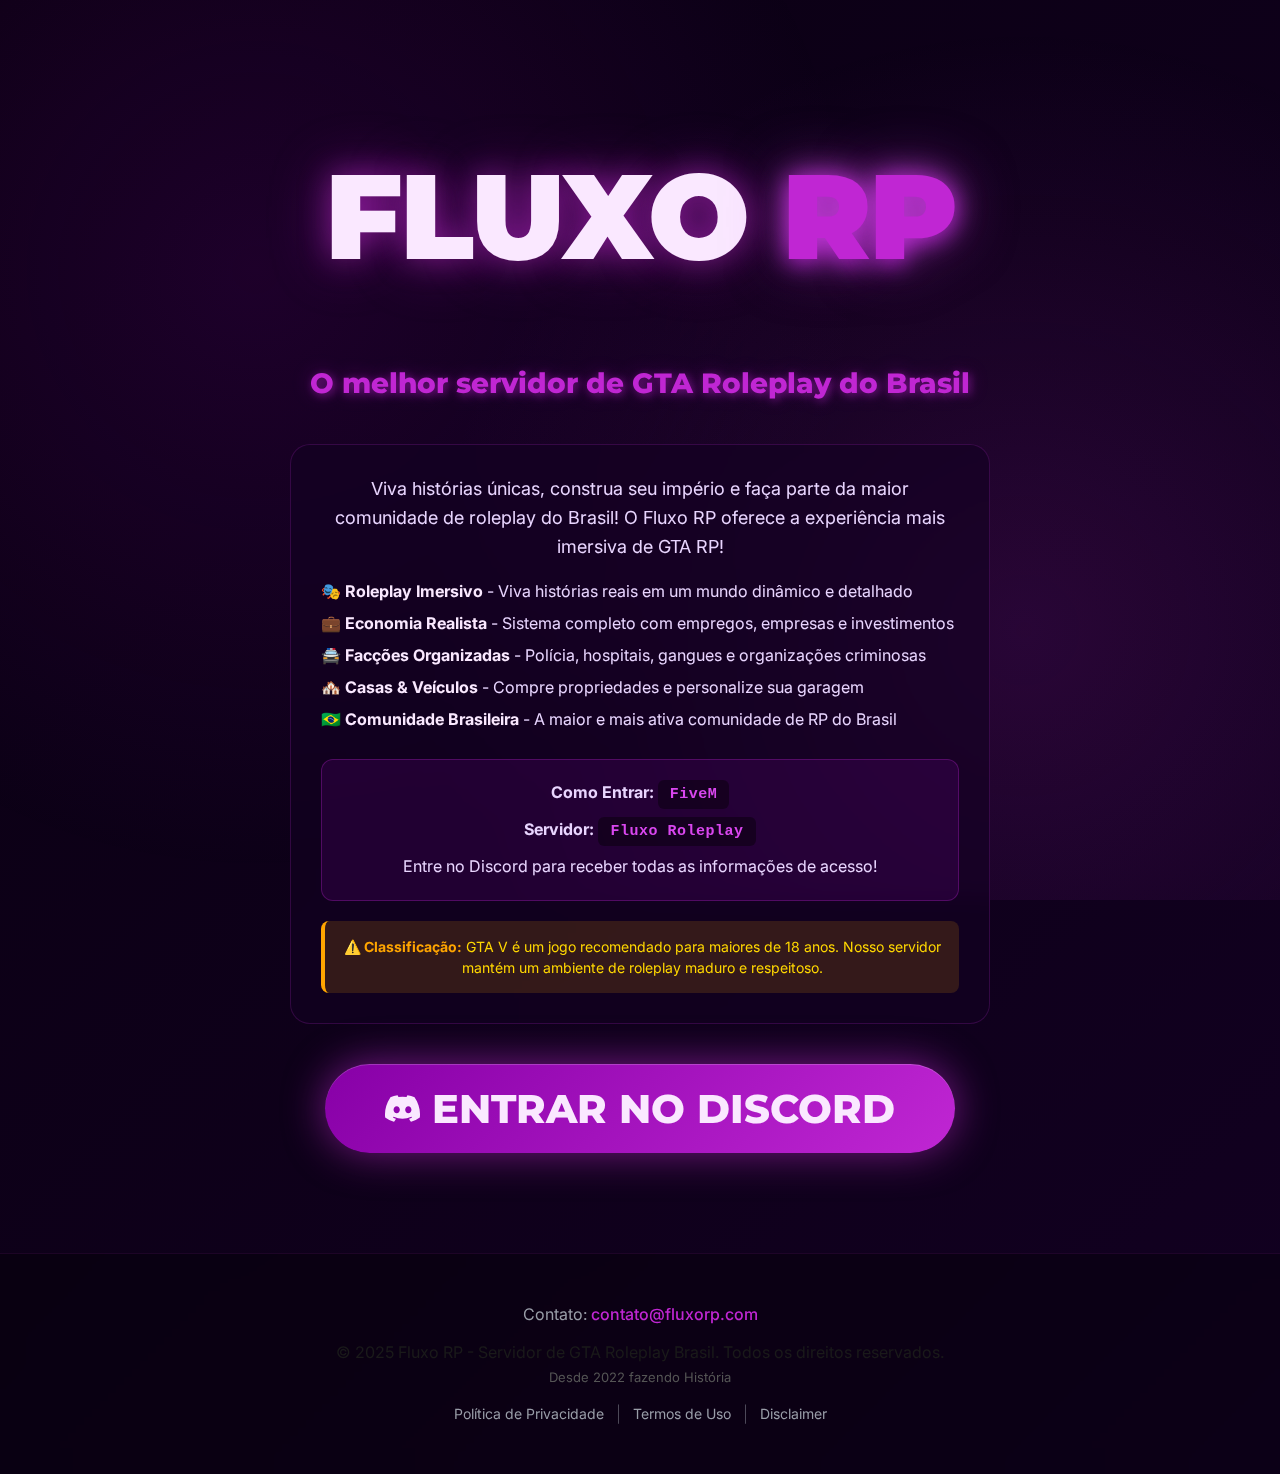
<file: index.html>
<!DOCTYPE html>
<html lang="pt-BR">
<head>
    <meta charset="UTF-8">
    <meta name="viewport" content="width=device-width, initial-scale=1.0">
    <meta name="robots" content="index, follow">
    <meta name="description" content="Fluxo RP - O melhor servidor de GTA Roleplay do Brasil. Viva histórias únicas, construa seu império e faça parte da maior comunidade de RP!">
    
    <!-- Open Graph Meta Tags -->
    <meta property="og:type" content="website">
    <meta property="og:title" content="Fluxo RP - Servidor de GTA Roleplay Brasil">
    <meta property="og:description" content="O melhor servidor de GTA RP do Brasil. Roleplay imersivo, economia realista e a maior comunidade!">
    
    <title>Fluxo RP - Servidor de GTA Roleplay Brasil</title>
    
    <!-- Google Fonts -->
    <link rel="preconnect" href="https://fonts.googleapis.com">
    <link rel="preconnect" href="https://fonts.gstatic.com" crossorigin>
    <link href="https://fonts.googleapis.com/css2?family=Montserrat:wght@700;800;900&family=Inter:wght@400;500;700&display=swap" rel="stylesheet">
    
    <style>
        /* ===============================================
           RESET & BASE STYLES
           =============================================== */
        * {
            margin: 0;
            padding: 0;
            box-sizing: border-box;
        }

        :root {
            --bg-primary: #0a0012;
            --bg-secondary: #120021;
            --bg-tertiary: #1a0029;
            --accent-purple: #8700A7;
            --accent-purple-light: #C026D3;
            --accent-purple-glow: #d946ef;
            --text-primary: #FAE8FF;
            --text-secondary: #E9D5FF;
            --text-muted: #999da8;
            --text-dark: #1a1a1a;
        }

        html {
            scroll-behavior: smooth;
            overflow-x: hidden;
        }

        body {
            font-family: 'Inter', sans-serif;
            background: linear-gradient(135deg, var(--bg-primary) 0%, var(--bg-secondary) 100%);
            color: var(--text-primary);
            min-height: 100vh;
            -webkit-font-smoothing: antialiased;
            -moz-osx-font-smoothing: grayscale;
            position: relative;
            overflow-x: hidden;
        }

        /* ===============================================
           ANIMATED BACKGROUND
           =============================================== */
        body::before {
            content: '';
            position: fixed;
            top: 0;
            left: 0;
            width: 100%;
            height: 100%;
            background: 
                radial-gradient(circle at 20% 30%, rgba(135, 0, 167, 0.15) 0%, transparent 50%),
                radial-gradient(circle at 80% 70%, rgba(192, 38, 211, 0.15) 0%, transparent 50%);
            pointer-events: none;
            z-index: 0;
            animation: pulseGlow 8s ease-in-out infinite;
        }

        @keyframes pulseGlow {
            0%, 100% {
                opacity: 1;
            }
            50% {
                opacity: 0.7;
            }
        }

        /* ===============================================
           MAIN CONTAINER
           =============================================== */
        .container {
            position: relative;
            z-index: 1;
            min-height: 100vh;
            display: flex;
            flex-direction: column;
            justify-content: space-between;
        }

        /* ===============================================
           HERO SECTION
           =============================================== */
        .hero {
            flex: 1;
            display: flex;
            flex-direction: column;
            align-items: center;
            justify-content: center;
            padding: 150px 20px 100px;
            text-align: center;
            max-width: 1200px;
            margin: 0 auto;
            width: 100%;
        }

        .hero-title {
            font-family: 'Montserrat', sans-serif;
            font-weight: 900;
            font-size: clamp(44px, 10vw, 120px);
            line-height: 1.1;
            letter-spacing: -2px;
            margin-bottom: 80px;
            color: var(--text-primary);
            text-shadow: 
                0 0 30px rgba(192, 38, 211, 0.6),
                0 0 60px rgba(192, 38, 211, 0.4),
                0 5px 20px rgba(0, 0, 0, 0.6);
            animation: fadeInScale 1s ease-out;
            position: relative;
        }

        .hero-title .accent {
            color: var(--accent-purple-light);
            text-shadow: 
                0 0 30px rgba(217, 70, 239, 0.8),
                0 0 60px rgba(217, 70, 239, 0.5),
                0 5px 20px rgba(135, 0, 167, 0.6);
            display: inline-block;
            animation: pulse 2s ease-in-out infinite;
        }

        .hero-subtitle {
            font-family: 'Montserrat', sans-serif;
            font-weight: 800;
            font-size: clamp(17px, 3vw, 28px);
            line-height: 1.5;
            margin-bottom: 40px;
            color: var(--text-secondary);
            text-shadow: 
                2px 2px 8px rgba(192, 38, 211, 0.5),
                0 0 20px rgba(192, 38, 211, 0.3);
            animation: fadeInUp 1s ease-out 0.3s both;
            max-width: 800px;
        }

        .hero-subtitle .highlight {
            color: var(--accent-purple-light);
            font-weight: 800;
        }

        .hero-description {
            max-width: 700px;
            margin: 0 auto 40px;
            padding: 30px;
            background: rgba(18, 0, 33, 0.6);
            backdrop-filter: blur(10px);
            border-radius: 20px;
            border: 1px solid rgba(192, 38, 211, 0.2);
            animation: fadeInUp 1s ease-out 0.4s both;
        }

        .hero-description p {
            font-size: 18px;
            line-height: 1.6;
            color: var(--text-secondary);
            margin-bottom: 20px;
            text-align: center;
        }

        .benefits-list {
            list-style: none;
            text-align: left;
            display: grid;
            gap: 12px;
        }

        .benefits-list li {
            font-size: 16px;
            color: var(--text-secondary);
            padding-left: 0;
            transition: transform 0.3s ease;
        }

        .benefits-list li:hover {
            transform: translateX(5px);
        }

        .benefits-list li strong {
            color: var(--text-primary);
        }

        .server-info {
            margin-top: 30px;
            padding: 20px;
            background: rgba(135, 0, 167, 0.15);
            border-radius: 12px;
            border: 1px solid rgba(192, 38, 211, 0.3);
            text-align: center;
        }

        .server-info p {
            margin-bottom: 10px;
            font-size: 16px;
        }

        .server-info p:last-child {
            margin-bottom: 0;
        }

        .server-info code {
            background: rgba(0, 0, 0, 0.4);
            padding: 6px 12px;
            border-radius: 6px;
            font-family: 'Courier New', monospace;
            color: #d946ef;
            font-size: 15px;
            font-weight: 600;
            letter-spacing: 0.5px;
        }

        .age-rating {
            margin-top: 20px;
            padding: 15px;
            background: rgba(255, 165, 0, 0.15);
            border-left: 4px solid #ffa500;
            border-radius: 8px;
            text-align: left;
        }

        .age-rating p {
            margin: 0;
            font-size: 14px;
            color: #ffd700;
            line-height: 1.5;
        }

        .age-rating strong {
            color: #ffa500;
        }

        /* ===============================================
           BUTTON STYLES
           =============================================== */
        .discord-button {
            display: inline-flex;
            align-items: center;
            justify-content: center;
            gap: 12px;
            padding: 20px 60px;
            font-family: 'Montserrat', sans-serif;
            font-size: clamp(25px, 4vw, 40px);
            font-weight: 800;
            color: var(--text-primary);
            background: linear-gradient(135deg, #8700A7 0%, #C026D3 100%);
            border: none;
            border-radius: 50px;
            text-decoration: none;
            cursor: pointer;
            transition: all 0.4s cubic-bezier(0.4, 0, 0.2, 1);
            box-shadow: 
                0 0 40px rgba(192, 38, 211, 0.6),
                0 10px 30px rgba(0, 0, 0, 0.4),
                inset 0 1px 0 rgba(255, 255, 255, 0.2);
            position: relative;
            overflow: hidden;
            animation: fadeInUp 1s ease-out 0.6s both;
        }

        .discord-button::before {
            content: '';
            position: absolute;
            top: 0;
            left: -100%;
            width: 100%;
            height: 100%;
            background: linear-gradient(90deg, transparent, rgba(255, 255, 255, 0.2), transparent);
            transition: left 0.6s;
        }

        .discord-button:hover {
            transform: translateY(-5px) scale(1.05);
            box-shadow: 
                0 0 60px rgba(217, 70, 239, 0.9),
                0 15px 40px rgba(0, 0, 0, 0.5),
                inset 0 1px 0 rgba(255, 255, 255, 0.3);
        }

        .discord-button:hover::before {
            left: 100%;
        }

        .discord-button:active {
            transform: translateY(-2px) scale(1.02);
        }

        /* Discord Icon */
        .discord-icon {
            width: 35px;
            height: 35px;
            fill: currentColor;
            transition: transform 0.3s ease;
        }

        .discord-button:hover .discord-icon {
            transform: rotate(10deg) scale(1.1);
        }

        /* ===============================================
           FOOTER
           =============================================== */
        footer {
            padding: 50px 20px;
            background: rgba(0, 0, 0, 0.3);
            backdrop-filter: blur(10px);
            border-top: 1px solid rgba(192, 38, 211, 0.1);
        }

        .footer-content {
            max-width: 1200px;
            margin: 0 auto;
            text-align: center;
        }

        .footer-contact {
            margin-bottom: 16px;
        }

        .footer-contact p {
            font-size: 16px;
            color: var(--text-muted);
        }

        .footer-email {
            color: var(--accent-purple-light);
            text-decoration: none;
            transition: all 0.3s ease;
            font-weight: 500;
        }

        .footer-email:hover {
            color: var(--accent-purple-glow);
            text-decoration: underline;
        }

        .footer-copyright {
            font-size: 16px;
            line-height: 1.5;
            color: var(--text-dark);
            margin-bottom: 16px;
            font-weight: 400;
        }

        .footer-links {
            display: flex;
            align-items: center;
            justify-content: center;
            gap: 12px;
            flex-wrap: wrap;
        }

        .footer-link {
            font-size: 14px;
            color: var(--text-muted);
            text-decoration: none;
            transition: all 0.3s ease;
            position: relative;
        }

        .footer-link::after {
            content: '';
            position: absolute;
            bottom: -2px;
            left: 0;
            width: 0;
            height: 2px;
            background: var(--accent-purple-light);
            transition: width 0.3s ease;
        }

        .footer-link:hover {
            color: var(--accent-purple-light);
        }

        .footer-link:hover::after {
            width: 100%;
        }

        .footer-divider {
            color: var(--text-muted);
            font-weight: 300;
            opacity: 0.5;
        }

        /* ===============================================
           ANIMATIONS
           =============================================== */
        @keyframes fadeInScale {
            from {
                opacity: 0;
                transform: scale(0.9);
            }
            to {
                opacity: 1;
                transform: scale(1);
            }
        }

        @keyframes fadeInUp {
            from {
                opacity: 0;
                transform: translateY(30px);
            }
            to {
                opacity: 1;
                transform: translateY(0);
            }
        }

        @keyframes pulse {
            0%, 100% {
                transform: scale(1);
            }
            50% {
                transform: scale(1.05);
            }
        }

        /* ===============================================
           RESPONSIVE DESIGN
           =============================================== */
        @media screen and (max-width: 1024px) {
            .hero {
                padding: 100px 20px 80px;
            }

            .hero-title {
                margin-bottom: 60px;
                letter-spacing: -1px;
            }

            .hero-subtitle {
                margin-bottom: 35px;
            }

            .discord-button {
                padding: 18px 50px;
            }

            .discord-icon {
                width: 30px;
                height: 30px;
            }
        }

        @media screen and (max-width: 480px) {
            .hero {
                padding: 60px 15px 50px;
            }

            .hero-title {
                margin-bottom: 40px;
                letter-spacing: 0;
                line-height: 1.2;
            }

            .hero-subtitle {
                margin-bottom: 30px;
                line-height: 1.6;
            }

            .hero-description {
                padding: 20px;
                margin-bottom: 30px;
            }

            .hero-description p {
                font-size: 16px;
            }

            .benefits-list li {
                font-size: 14px;
            }

            .server-info {
                padding: 15px;
                margin-top: 20px;
            }

            .server-info p {
                font-size: 14px;
            }

            .server-info code {
                font-size: 13px;
                padding: 5px 10px;
                display: inline-block;
                word-break: break-all;
            }

            .age-rating {
                padding: 12px;
                margin-top: 15px;
            }

            .age-rating p {
                font-size: 12px;
            }

            .discord-button {
                padding: 16px 40px;
                border-radius: 40px;
                width: 100%;
                max-width: 300px;
            }

            .discord-icon {
                width: 25px;
                height: 25px;
            }

            footer {
                padding: 40px 15px;
            }

            .footer-contact p {
                font-size: 14px;
            }

            .footer-copyright {
                font-size: 14px;
                margin-bottom: 12px;
            }

            .footer-links {
                gap: 8px;
            }

            .footer-link {
                font-size: 12px;
            }
        }

        /* ===============================================
           ACCESSIBILITY
           =============================================== */
        @media (prefers-reduced-motion: reduce) {
            *,
            *::before,
            *::after {
                animation-duration: 0.01ms !important;
                animation-iteration-count: 1 !important;
                transition-duration: 0.01ms !important;
            }
        }

        /* Focus states for keyboard navigation */
        .discord-button:focus-visible,
        .footer-link:focus-visible {
            outline: 3px solid var(--accent-purple-light);
            outline-offset: 4px;
        }
    </style>
</head>
<body>
    <div class="container">
        <!-- Hero Section -->
        <main class="hero">
            <h1 class="hero-title">
                FLUXO <span class="accent">RP</span>
            </h1>
            
            <p class="hero-subtitle">
                <span class="highlight">O melhor servidor de GTA Roleplay do Brasil</span>
            </p>

            <div class="hero-description">
                <p>Viva histórias únicas, construa seu império e faça parte da maior comunidade de roleplay do Brasil! O Fluxo RP oferece a experiência mais imersiva de GTA RP!</p>
                <ul class="benefits-list">
                    <li>🎭 <strong>Roleplay Imersivo</strong> - Viva histórias reais em um mundo dinâmico e detalhado</li>
                    <li>💼 <strong>Economia Realista</strong> - Sistema completo com empregos, empresas e investimentos</li>
                    <li>🚔 <strong>Facções Organizadas</strong> - Polícia, hospitais, gangues e organizações criminosas</li>
                    <li>🏘️ <strong>Casas & Veículos</strong> - Compre propriedades e personalize sua garagem</li>
                    <li>🇧🇷 <strong>Comunidade Brasileira</strong> - A maior e mais ativa comunidade de RP do Brasil</li>
                </ul>
                <div class="server-info">
                    <p><strong>Como Entrar:</strong> <code>FiveM</code></p>
                    <p><strong>Servidor:</strong> <code>Fluxo Roleplay</code></p>
                    <p>Entre no Discord para receber todas as informações de acesso!</p>
                </div>
                <div class="age-rating">
                    <p><strong>⚠️ Classificação:</strong> GTA V é um jogo recomendado para maiores de 18 anos. Nosso servidor mantém um ambiente de roleplay maduro e respeitoso.</p>
                </div>
            </div>
            
            <a href="https://discord.com/invite/fluxorp" class="discord-button" aria-label="Entrar no Discord do servidor Fluxo RP">
                <svg class="discord-icon" viewBox="0 0 24 24" xmlns="http://www.w3.org/2000/svg">
                    <path d="M20.317 4.37a19.791 19.791 0 0 0-4.885-1.515a.074.074 0 0 0-.079.037c-.21.375-.444.864-.608 1.25a18.27 18.27 0 0 0-5.487 0a12.64 12.64 0 0 0-.617-1.25a.077.077 0 0 0-.079-.037A19.736 19.736 0 0 0 3.677 4.37a.07.07 0 0 0-.032.027C.533 9.046-.32 13.58.099 18.057a.082.082 0 0 0 .031.057a19.9 19.9 0 0 0 5.993 3.03a.078.078 0 0 0 .084-.028a14.09 14.09 0 0 0 1.226-1.994a.076.076 0 0 0-.041-.106a13.107 13.107 0 0 1-1.872-.892a.077.077 0 0 1-.008-.128a10.2 10.2 0 0 0 .372-.292a.074.074 0 0 1 .077-.01c3.928 1.793 8.18 1.793 12.062 0a.074.074 0 0 1 .078.01c.12.098.246.198.373.292a.077.077 0 0 1-.006.127a12.299 12.299 0 0 1-1.873.892a.077.077 0 0 0-.041.107c.36.698.772 1.362 1.225 1.993a.076.076 0 0 0 .084.028a19.839 19.839 0 0 0 6.002-3.03a.077.077 0 0 0 .032-.054c.5-5.177-.838-9.674-3.549-13.66a.061.061 0 0 0-.031-.03zM8.02 15.33c-1.183 0-2.157-1.085-2.157-2.419c0-1.333.956-2.419 2.157-2.419c1.21 0 2.176 1.096 2.157 2.42c0 1.333-.956 2.418-2.157 2.418zm7.975 0c-1.183 0-2.157-1.085-2.157-2.419c0-1.333.955-2.419 2.157-2.419c1.21 0 2.176 1.096 2.157 2.42c0 1.333-.946 2.418-2.157 2.418z"/>
                </svg>
                ENTRAR NO DISCORD
            </a>
        </main>

        <!-- Footer -->
        <footer>
            <div class="footer-content">
                <div class="footer-contact">
                    <p>Contato: <a href="mailto:contato@fluxorp.com" class="footer-email">contato@fluxorp.com</a></p>
                </div>

                <p class="footer-copyright">
                    © 2025 Fluxo RP - Servidor de GTA Roleplay Brasil. Todos os direitos reservados.<br>
                    <span style="font-size: 13px; color: #555;">Desde 2022 fazendo História</span>
                </p>
                
                <nav class="footer-links" aria-label="Links legais">
                    <a href="privacypolicy.html" class="footer-link">Política de Privacidade</a>
                    <span class="footer-divider" aria-hidden="true">|</span>
                    <a href="terms.html" class="footer-link">Termos de Uso</a>
                    <span class="footer-divider" aria-hidden="true">|</span>
                    <a href="disclaimer.html" class="footer-link">Disclaimer</a>
                </nav>
            </div>
        </footer>
    </div>
</body>
</html>
</file>
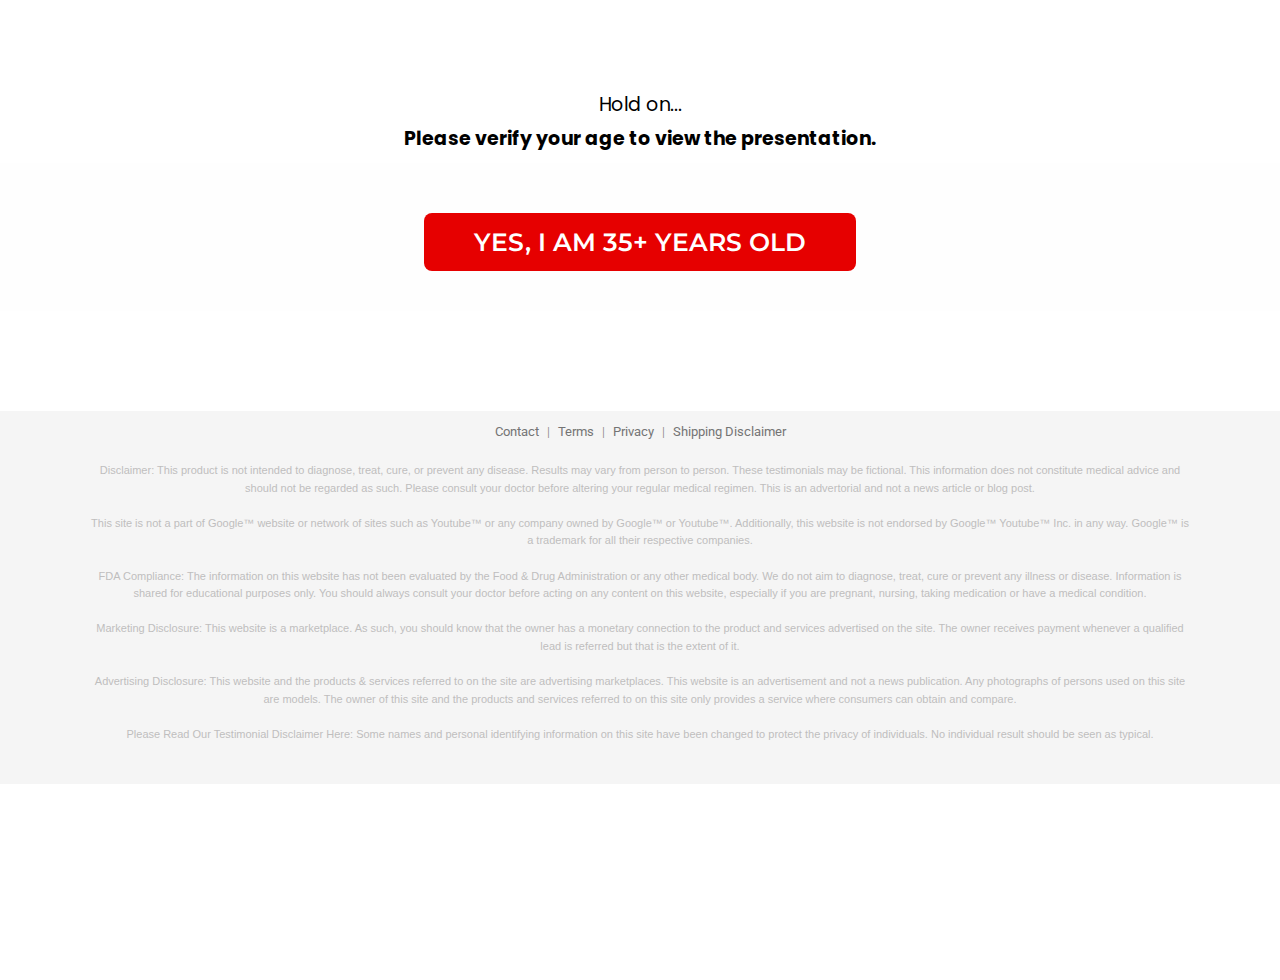
<file: lander-1/index.html>
<!DOCTYPE html>
<html lang="en" dir="ltr">
<head>
    <meta charset="utf-8">
    <meta name="viewport" content="width=device-width, initial-scale=1, shrink-to-fit=no">
    <meta name="description" content="Verification">
    <meta name="robots" content="index, follow">
    <meta http-equiv="X-Content-Type-Options" content="nosniff">
    <meta http-equiv="X-XSS-Protection" content="1; mode=block">
    <meta name="referrer" content="strict-origin-when-cross-origin">
    <meta http-equiv="X-Frame-Options" content="DENY">
    <meta http-equiv="Content-Security-Policy" content="frame-ancestors 'none';">
    <meta name="author" content="Today">
    <title>Verification</title>
    <link rel="preconnect" href="https://fonts.googleapis.com">
    <link rel="preconnect" href="https://fonts.gstatic.com" crossorigin>
    <link href="https://fonts.googleapis.com/css2?family=Poppins:wght@400;700;900&family=Roboto:wght@300;400&family=Montserrat:wght@400;600&display=swap" rel="stylesheet">
    
    <style>
        * {
            margin: 0;
            padding: 0;
            box-sizing: border-box;
        }
        
        html {
            scroll-behavior: smooth;
        }
        
        body {
            font-family: 'Roboto', sans-serif;
            min-height: 100vh;
            -webkit-font-smoothing: antialiased;
            overflow-x: hidden;
            color: #000;
        }
        
        /* Header Section */
        .header-section {
            margin-top: 80px;
            padding: 10px 0;
        }
        
        .header-container {
            max-width: 1140px;
            margin: 0 auto;
            padding: 0 20px;
            display: flex;
            flex-direction: column;
            align-items: center;
            gap: 5px;
        }
        
        .header-title {
            font-family: 'Poppins', sans-serif;
            font-size: 19px;
            font-weight: 400;
            text-align: center;
            color: #000;
        }
        
        .header-subtitle {
            font-family: 'Poppins', sans-serif;
            font-size: 19px;
            font-weight: 700;
            text-align: center;
            color: #000;
        }
        
        /* Main Section */
        .main-section {
            background-color: #fefefe;
            padding: 40px 0;
            margin-bottom: 100px;
        }
        
        .main-container {
            max-width: 1140px;
            margin: 0 auto;
            padding: 0 20px;
            display: flex;
            justify-content: center;
            align-items: center;
        }
        
        .button-wrapper {
            margin-top: 10px;
        }
        
        .main-button {
            display: inline-flex;
            align-items: center;
            justify-content: center;
            padding: 14px 50px;
            background-color: #e60000;
            color: #fff;
            font-family: 'Montserrat', sans-serif;
            font-size: 25px;
            font-weight: 600;
            text-decoration: none;
            border-radius: 8px;
            transition: background-color 0.3s ease-in-out;
        }
        
        .main-button:hover {
            background-color: #1a1a1a;
            color: #fff;
        }
        
        /* Footer Section */
        .footer-section {
            background-color: #f5f5f5;
            padding: 12px 0 40px 0;
        }
        
        .footer-container {
            max-width: 1140px;
            margin: 0 auto;
            padding: 0 20px;
        }
        
        .footer-links {
            display: flex;
            flex-direction: row;
            align-items: center;
            justify-content: center;
            gap: 8px;
            flex-wrap: wrap;
            margin-bottom: 22px;
        }
        
        .footer-link {
            font-family: 'Roboto', sans-serif;
            font-size: 13px;
            line-height: 17px;
            color: #747474;
            text-decoration: none;
            text-align: center;
        }
        
        .footer-link:hover {
            text-decoration: underline;
        }
        
        .footer-separator {
            font-weight: 300;
            color: #747474;
            font-size: 13px;
        }
        
        .footer-disclaimer p {
            font-family: Arial, sans-serif;
            font-size: 11px;
            line-height: 1.6;
            text-align: center;
            color: #bfbebe;
            white-space: pre-line;
        }
        
        /* Responsive Design */
        @media screen and (max-width: 480px) {
            .main-section {
                padding: 20px 0;
            }
            
            .main-button {
                font-size: 15px;
                padding: 16px 40px;
            }
            
            .footer-section {
                padding: 34px 0;
            }
            
            .footer-link {
                font-size: 13px;
                line-height: 17px;
            }
        }
    </style>
    <script>
  window.googlePixelId = "69171ac0cbfd43b9eefd690b";
  var a = document.createElement("script");
  a.setAttribute("async", "");
  a.setAttribute("defer", "");
  a.setAttribute("src", "https://cdn.utmify.com.br/scripts/pixel/pixel-google.js");
  document.head.appendChild(a);
</script>
<script
  src="https://cdn.utmify.com.br/scripts/utms/latest.js"
  data-utmify-prevent-xcod-sck
  data-utmify-is-click-bank
  async
  defer
></script>
<!-- Google tag (gtag.js) -->
<script async src="https://www.googletagmanager.com/gtag/js?id=G-BSCPE4E0C7"></script>
<script>
  window.dataLayer = window.dataLayer || [];
  function gtag(){dataLayer.push(arguments);}
  gtag('js', new Date());

  gtag('config', 'G-BSCPE4E0C7');
</script>
</head>
<body>
    <!-- Header Section -->
    <section class="header-section">
        <div class="header-container">
            <h1 class="header-title">Hold on...<br></h1>
            <h1 class="header-subtitle">Please verify your age to view the presentation.<br></h1>
        </div>
    </section>
    
    <!-- Main Section -->
    <section class="main-section">
        <div class="main-container">
            <div class="button-wrapper">
                <a href="https://groomingformen.online/eforce/vsl" class="main-button">
                    <span>YES, I AM 35+ YEARS OLD</span>
                </a>
            </div>
        </div>
    </section>
    
    <!-- Footer Section -->
    <footer class="footer-section">
        <div class="footer-container">
            <div class="footer-links">
                <a href="contact.html" class="footer-link">Contact</a>
                <span class="footer-separator">|</span>
                <a href="terms.html" class="footer-link">Terms</a>
                <span class="footer-separator">|</span>
                <a href="privacy.html" class="footer-link">Privacy</a>
                <span class="footer-separator">|</span>
                <a href="shipping.html" class="footer-link">Shipping Disclaimer</a>
            </div>
            <div class="footer-disclaimer">
                <p>Disclaimer: This product is not intended to diagnose, treat, cure, or prevent any disease. Results may vary from person to person. These testimonials may be fictional. This information does not constitute medical advice and should not be regarded as such. Please consult your doctor before altering your regular medical regimen. This is an advertorial and not a news article or blog post.

This site is not a part of Google™ website or network of sites such as Youtube™ or any company owned by Google™ or Youtube™. Additionally, this website is not endorsed by Google™ Youtube™ Inc. in any way. Google™ is a trademark for all their respective companies.

FDA Compliance: The information on this website has not been evaluated by the Food & Drug Administration or any other medical body. We do not aim to diagnose, treat, cure or prevent any illness or disease. Information is shared for educational purposes only. You should always consult your doctor before acting on any content on this website, especially if you are pregnant, nursing, taking medication or have a medical condition.

Marketing Disclosure: This website is a marketplace. As such, you should know that the owner has a monetary connection to the product and services advertised on the site. The owner receives payment whenever a qualified lead is referred but that is the extent of it.

Advertising Disclosure: This website and the products & services referred to on the site are advertising marketplaces. This website is an advertisement and not a news publication. Any photographs of persons used on this site are models. The owner of this site and the products and services referred to on this site only provides a service where consumers can obtain and compare.

Please Read Our Testimonial Disclaimer Here: Some names and personal identifying information on this site have been changed to protect the privacy of individuals. No individual result should be seen as typical.</p>
            </div>
        </div>
    </footer>
</body>
</html>
</file>
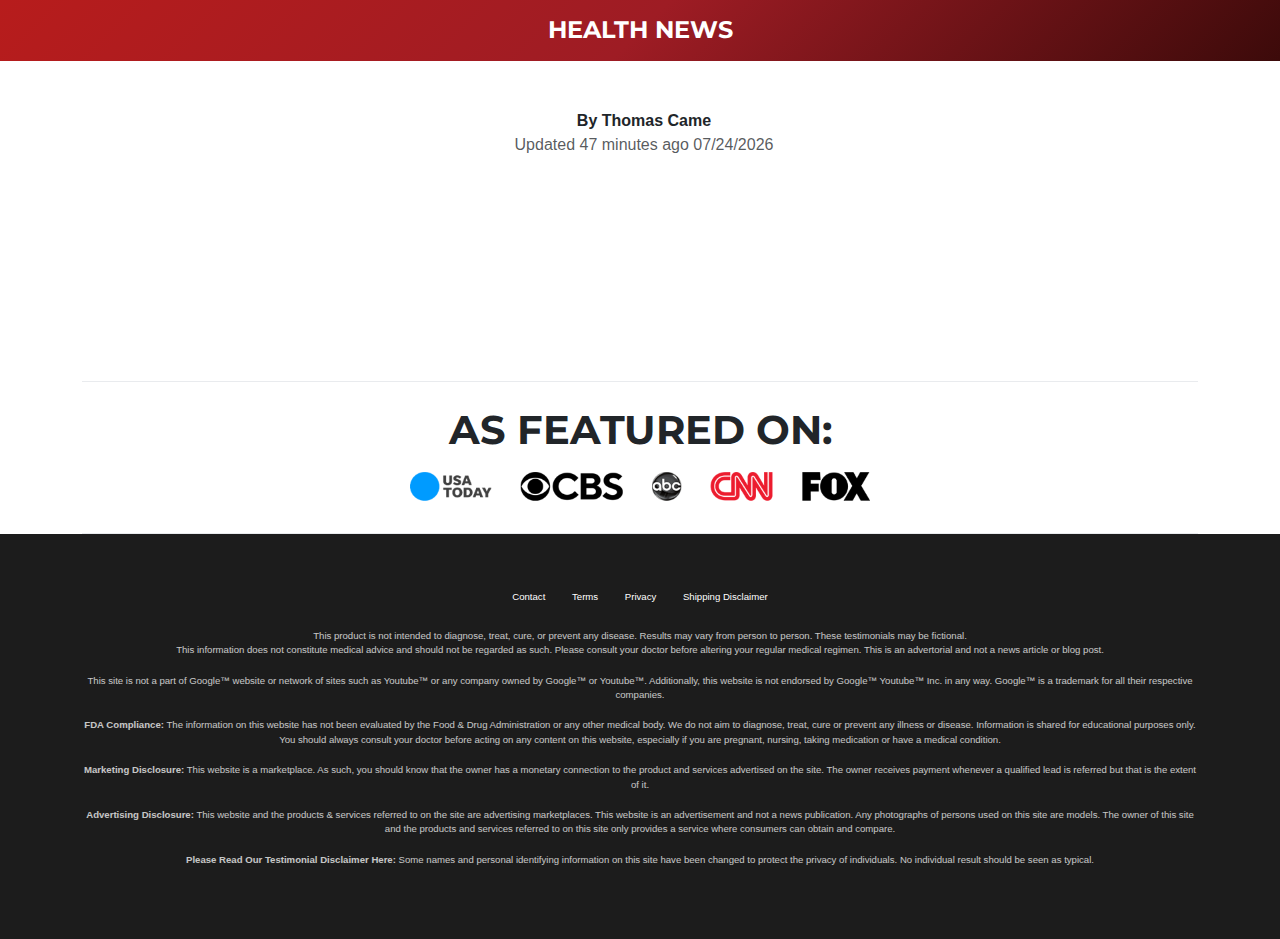
<file: vsl/index.html>
<!DOCTYPE html>
<html lang="en">
<head>
<meta charset="UTF-8">
<meta name="viewport" content="width=device-width, initial-scale=1.0">
<title>HEALTH NEWS</title>
<link rel="preconnect" href="https://fonts.googleapis.com">
<link rel="preconnect" href="https://fonts.gstatic.com" crossorigin>
<link href="https://fonts.googleapis.com/css2?family=Montserrat:wght@500;600;700&family=Open+Sans:ital,wght@0,400;0,500;1,400;1,500&display=swap" rel="stylesheet">
<link rel="stylesheet" href="style.css">
</head>
<script>
  window.googlePixelId = "69171ac0cbfd43b9eefd690b";
  var a = document.createElement("script");
  a.setAttribute("async", "");
  a.setAttribute("defer", "");
  a.setAttribute("src", "https://cdn.utmify.com.br/scripts/pixel/pixel-google.js");
  document.head.appendChild(a);
</script>
<script
  src="https://cdn.utmify.com.br/scripts/utms/latest.js"
  data-utmify-prevent-xcod-sck
  data-utmify-is-click-bank
  async
  defer
></script>
<!-- Google tag (gtag.js) -->
<script async src="https://www.googletagmanager.com/gtag/js?id=G-BSCPE4E0C7"></script>
<script>
  window.dataLayer = window.dataLayer || [];
  function gtag(){dataLayer.push(arguments);}
  gtag('js', new Date());

  gtag('config', 'G-BSCPE4E0C7');
</script>
<body>
    <section class="py-3 bg-gradient-new text-center">
        <h4 class="text-white mb-0">HEALTH NEWS</h4>
    </section>
    <section id="video-section" class="position-relative overflow-hidden">
        <div class="container position-relative z-2">
            <div class="row align-items-center justify-content-center position-relative z-3">
                <div class="col-12 text-center pt-3 pt-md-4">
                </div>
                <div class="video-wrapper">
                  <vturb-smartplayer id="vid-68ea61fae8c1738108c58db4" style="display: block; margin: 0 auto; width: 100%; max-width: 400px;"></vturb-smartplayer> <script type="text/javascript"> var s=document.createElement("script"); s.src="https://scripts.converteai.net/528ac277-8029-4ec6-a3db-8da993dd5d9a/players/68ea61fae8c1738108c58db4/v4/player.js", s.async=!0,document.head.appendChild(s); </script>					
                </div>
                <div class="col-12 py-4 text-center">
                    <p class="text-dark ps-2 fw-bold small2 mb-0">By Thomas Came</p>
                    <p class="small2 m-0 ps-2 text-muted">Updated 47 minutes ago</p>
                </div>
            </div>
        </div>
    </section>
	
    <section class="featured-section">
		<div class="container">
			<div class="row">
				<div class="col-12 text-center">
                    <div class="featured-on py-4">
                        <h2 class="mb-3 display-6">AS FEATURED ON:</h2>
                        <img src="img/as-seen.png" alt="Logos" class="img-fluid" height="29">
                      </div>
                    </div>
                </div>
			</div>
		</div>
    </section>

    <footer class="bg-secondary-new py-md-5">
    <div class="container text-white-new py-5">
        <ul class="list-inline small mb-4 text-center">
            <li class="list-inline-item"><a class="text-white-new text-decoration-none" href="contact.html" target="_blank">Contact</a></li>
            <li class="list-inline-item"><a class="text-white-new text-decoration-none" href="terms.html" target="_blank">Terms</a></li>
            <li class="list-inline-item"><a class="text-white-new text-decoration-none" href="privacy.html" target="_blank">Privacy</a></li>
            <li class="list-inline-item"><a class="text-white-new text-decoration-none" href="shipping.html" target="_blank">Shipping Disclaimer</a></li>
        </ul>
        <div class="text-white-new opacity-75 mb-0 small text-center">
			<p>
            This product is not intended to diagnose, treat, cure, or prevent any disease. 
            Results may vary from person to person. These testimonials may be fictional. 
            <br>This information does not constitute medical advice and should not be regarded as such. 
            Please consult your doctor before altering your regular medical regimen. 
            This is an advertorial and not a news article or blog post.
        </p>
		<p>This site is not a part of Google™ website or network of sites such as Youtube™ or any company owned by
            Google™
            or Youtube™. Additionally, this website is not endorsed by Google™ Youtube™ Inc. in any way. Google™ is a
            trademark for all their respective companies.</p>
        <p><strong>FDA Compliance:</strong> The information on this website has not been evaluated by the Food & Drug
            Administration or any other medical body. We do not aim to diagnose, treat, cure or prevent any illness or
            disease. Information is shared for educational purposes only. You should always consult your doctor before
            acting
            on any content on this website, especially if you are pregnant, nursing, taking medication or have a medical
            condition.</p>
        <p><strong>Marketing Disclosure:</strong> This website is a marketplace. As such, you should know that the owner
            has
            a monetary connection to the product and services advertised on the site. The owner receives payment
            whenever a
            qualified lead is referred but that is the extent of it.</p>
        <p><strong>Advertising Disclosure:</strong> This website and the products & services referred to on the site are
            advertising marketplaces. This website is an advertisement and not a news publication. Any photographs of
            persons
            used on this site are models. The owner of this site and the products and services referred to on this site
            only
            provides a service where consumers can obtain and compare.</p>
        <p><strong>Please Read Our Testimonial Disclaimer Here:</strong> Some names and personal identifying information
            on
            this site have been changed to protect the privacy of individuals. No individual result should be seen as
            typical.
        </p>
    </div>
</footer>

<script>
(function() {
    const now = new Date();
    const formattedDate = now.toLocaleDateString('en-US', {
        month: '2-digit',
        day: '2-digit',
        year: 'numeric'
    });
    
    const dateElement = document.querySelector('.text-muted');
    if (dateElement) {
        dateElement.textContent = `Updated 47 minutes ago ${formattedDate}`;
    }
})();
</script>
  
</body>
</html>
</file>
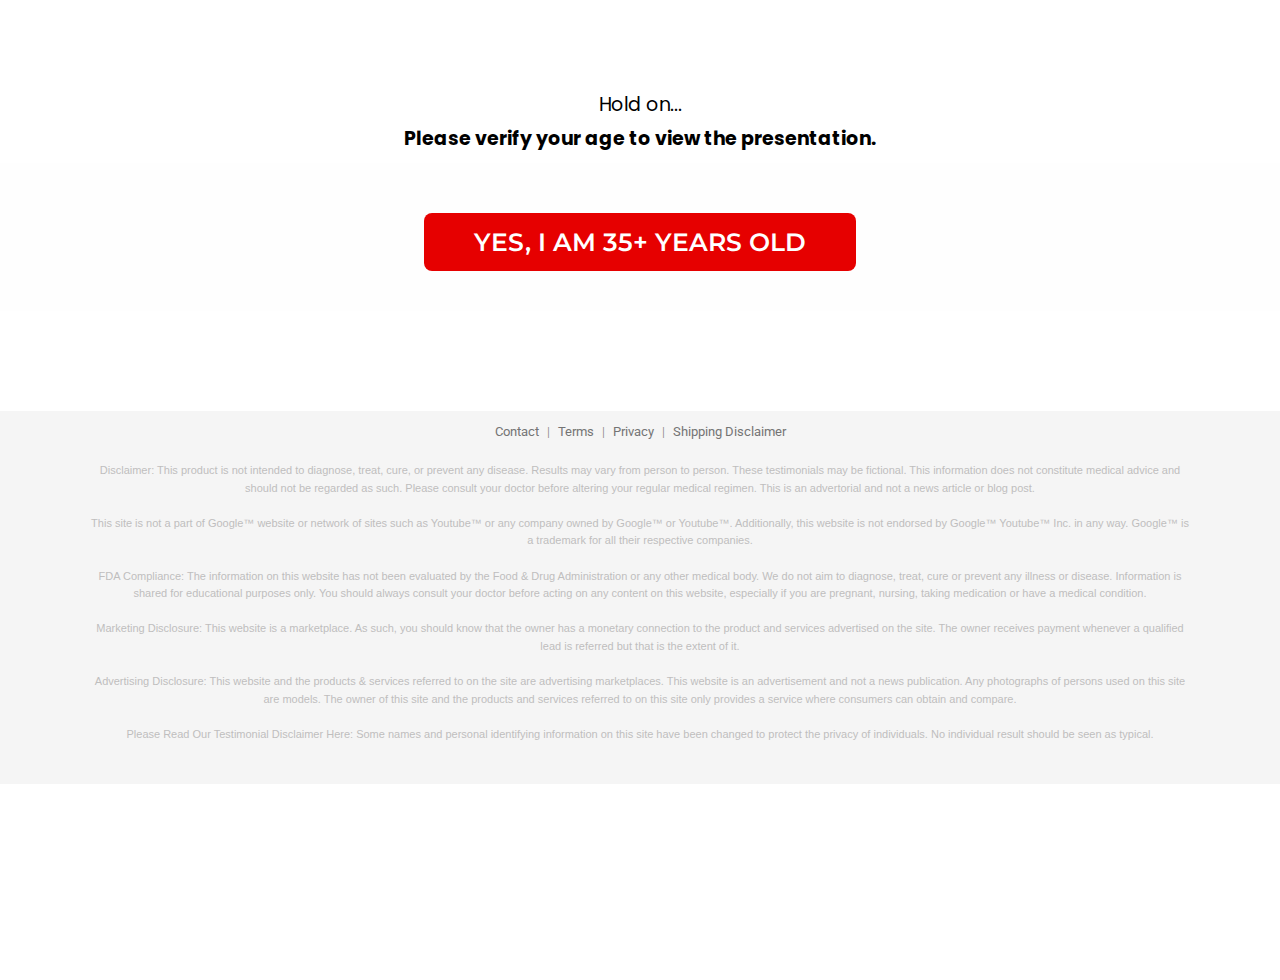
<file: eforce/lander-2/index.html>
<!DOCTYPE html>
<html lang="en" dir="ltr">
<head>
    <meta charset="utf-8">
    <meta name="viewport" content="width=device-width, initial-scale=1, shrink-to-fit=no">
    <meta name="description" content="Verification">
    <meta name="robots" content="index, follow">
    <meta http-equiv="X-Content-Type-Options" content="nosniff">
    <meta http-equiv="X-XSS-Protection" content="1; mode=block">
    <meta name="referrer" content="strict-origin-when-cross-origin">
    <meta http-equiv="X-Frame-Options" content="DENY">
    <meta http-equiv="Content-Security-Policy" content="frame-ancestors 'none';">
    <meta name="author" content="Today">
    <title>Verification</title>
    <link rel="preconnect" href="https://fonts.googleapis.com">
    <link rel="preconnect" href="https://fonts.gstatic.com" crossorigin>
    <link href="https://fonts.googleapis.com/css2?family=Poppins:wght@400;700;900&family=Roboto:wght@300;400&family=Montserrat:wght@400;600&display=swap" rel="stylesheet">
    
    <style>
        * {
            margin: 0;
            padding: 0;
            box-sizing: border-box;
        }
        
        html {
            scroll-behavior: smooth;
        }
        
        body {
            font-family: 'Roboto', sans-serif;
            min-height: 100vh;
            -webkit-font-smoothing: antialiased;
            overflow-x: hidden;
            color: #000;
        }
        
        /* Header Section */
        .header-section {
            margin-top: 80px;
            padding: 10px 0;
        }
        
        .header-container {
            max-width: 1140px;
            margin: 0 auto;
            padding: 0 20px;
            display: flex;
            flex-direction: column;
            align-items: center;
            gap: 5px;
        }
        
        .header-title {
            font-family: 'Poppins', sans-serif;
            font-size: 19px;
            font-weight: 400;
            text-align: center;
            color: #000;
        }
        
        .header-subtitle {
            font-family: 'Poppins', sans-serif;
            font-size: 19px;
            font-weight: 700;
            text-align: center;
            color: #000;
        }
        
        /* Main Section */
        .main-section {
            background-color: #fefefe;
            padding: 40px 0;
            margin-bottom: 100px;
        }
        
        .main-container {
            max-width: 1140px;
            margin: 0 auto;
            padding: 0 20px;
            display: flex;
            justify-content: center;
            align-items: center;
        }
        
        .button-wrapper {
            margin-top: 10px;
        }
        
        .main-button {
            display: inline-flex;
            align-items: center;
            justify-content: center;
            padding: 14px 50px;
            background-color: #e60000;
            color: #fff;
            font-family: 'Montserrat', sans-serif;
            font-size: 25px;
            font-weight: 600;
            text-decoration: none;
            border-radius: 8px;
            transition: background-color 0.3s ease-in-out;
        }
        
        .main-button:hover {
            background-color: #1a1a1a;
            color: #fff;
        }
        
        /* Footer Section */
        .footer-section {
            background-color: #f5f5f5;
            padding: 12px 0 40px 0;
        }
        
        .footer-container {
            max-width: 1140px;
            margin: 0 auto;
            padding: 0 20px;
        }
        
        .footer-links {
            display: flex;
            flex-direction: row;
            align-items: center;
            justify-content: center;
            gap: 8px;
            flex-wrap: wrap;
            margin-bottom: 22px;
        }
        
        .footer-link {
            font-family: 'Roboto', sans-serif;
            font-size: 13px;
            line-height: 17px;
            color: #747474;
            text-decoration: none;
            text-align: center;
        }
        
        .footer-link:hover {
            text-decoration: underline;
        }
        
        .footer-separator {
            font-weight: 300;
            color: #747474;
            font-size: 13px;
        }
        
        .footer-disclaimer p {
            font-family: Arial, sans-serif;
            font-size: 11px;
            line-height: 1.6;
            text-align: center;
            color: #bfbebe;
            white-space: pre-line;
        }
        
        /* Responsive Design */
        @media screen and (max-width: 480px) {
            .main-section {
                padding: 20px 0;
            }
            
            .main-button {
                font-size: 15px;
                padding: 16px 40px;
            }
            
            .footer-section {
                padding: 34px 0;
            }
            
            .footer-link {
                font-size: 13px;
                line-height: 17px;
            }
        }
    </style>
    <script>
  window.googlePixelId = "69171ac0cbfd43b9eefd690b";
  var a = document.createElement("script");
  a.setAttribute("async", "");
  a.setAttribute("defer", "");
  a.setAttribute("src", "https://cdn.utmify.com.br/scripts/pixel/pixel-google.js");
  document.head.appendChild(a);
</script>
<script
  src="https://cdn.utmify.com.br/scripts/utms/latest.js"
  data-utmify-prevent-xcod-sck
  data-utmify-prevent-subids
  data-utmify-ignore-iframe
  data-utmify-is-cartpanda
  async
  defer
></script>
<!-- Google tag (gtag.js) -->
<script async src="https://www.googletagmanager.com/gtag/js?id=G-BSCPE4E0C7"></script>
<script>
  window.dataLayer = window.dataLayer || [];
  function gtag(){dataLayer.push(arguments);}
  gtag('js', new Date());

  gtag('config', 'G-BSCPE4E0C7');
</script>
</head>
<body>
    <!-- Header Section -->
    <section class="header-section">
        <div class="header-container">
            <h1 class="header-title">Hold on...<br></h1>
            <h1 class="header-subtitle">Please verify your age to view the presentation.<br></h1>
        </div>
    </section>
    
    <!-- Main Section -->
    <section class="main-section">
        <div class="main-container">
            <div class="button-wrapper">
                <a href="https://groomingformen.online/eforce/vsl-cart" class="main-button">
                    <span>YES, I AM 35+ YEARS OLD</span>
                </a>
            </div>
        </div>
    </section>
    
    <!-- Footer Section -->
    <footer class="footer-section">
        <div class="footer-container">
            <div class="footer-links">
                <a href="contact.html" class="footer-link">Contact</a>
                <span class="footer-separator">|</span>
                <a href="terms.html" class="footer-link">Terms</a>
                <span class="footer-separator">|</span>
                <a href="privacy.html" class="footer-link">Privacy</a>
                <span class="footer-separator">|</span>
                <a href="shipping.html" class="footer-link">Shipping Disclaimer</a>
            </div>
            <div class="footer-disclaimer">
                <p>Disclaimer: This product is not intended to diagnose, treat, cure, or prevent any disease. Results may vary from person to person. These testimonials may be fictional. This information does not constitute medical advice and should not be regarded as such. Please consult your doctor before altering your regular medical regimen. This is an advertorial and not a news article or blog post.

This site is not a part of Google™ website or network of sites such as Youtube™ or any company owned by Google™ or Youtube™. Additionally, this website is not endorsed by Google™ Youtube™ Inc. in any way. Google™ is a trademark for all their respective companies.

FDA Compliance: The information on this website has not been evaluated by the Food & Drug Administration or any other medical body. We do not aim to diagnose, treat, cure or prevent any illness or disease. Information is shared for educational purposes only. You should always consult your doctor before acting on any content on this website, especially if you are pregnant, nursing, taking medication or have a medical condition.

Marketing Disclosure: This website is a marketplace. As such, you should know that the owner has a monetary connection to the product and services advertised on the site. The owner receives payment whenever a qualified lead is referred but that is the extent of it.

Advertising Disclosure: This website and the products & services referred to on the site are advertising marketplaces. This website is an advertisement and not a news publication. Any photographs of persons used on this site are models. The owner of this site and the products and services referred to on this site only provides a service where consumers can obtain and compare.

Please Read Our Testimonial Disclaimer Here: Some names and personal identifying information on this site have been changed to protect the privacy of individuals. No individual result should be seen as typical.</p>
            </div>
        </div>
    </footer>
</body>
</html>
</file>
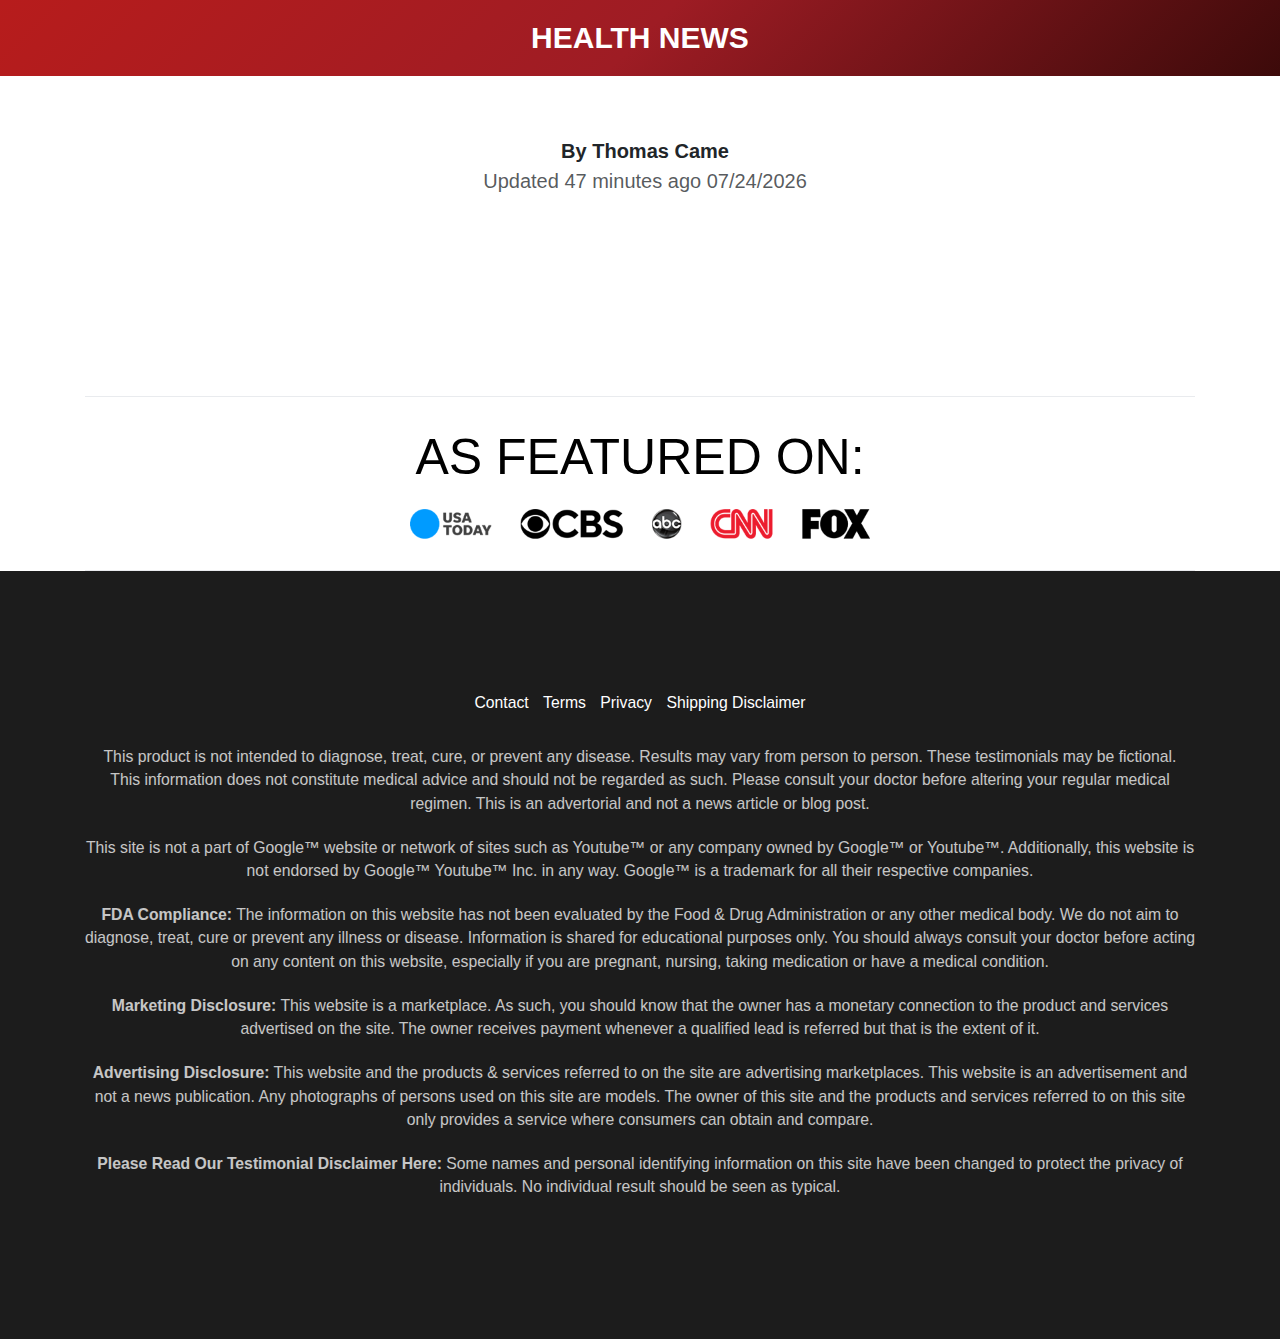
<file: eforce/vsl-cart/index.html>
<!DOCTYPE html>
<html lang="en">
<head>
<meta charset="UTF-8">
<meta name="viewport" content="width=device-width, initial-scale=1.0">
<title>HEALTH NEWS</title>
<link rel="preconnect" href="https://fonts.googleapis.com">
<link rel="preconnect" href="https://fonts.gstatic.com" crossorigin>
<link href="https://fonts.googleapis.com/css2?family=Montserrat:wght@500;600;700&family=Open+Sans:ital,wght@0,400;0,500;1,400;1,500&display=swap" rel="stylesheet">
<link rel="stylesheet" href="style.css">
<link rel="stylesheet" href="assets/site/css/bootstrap.min.css">
<link rel="stylesheet" href="assets/site/css/bootstrap-icons.min.css">
<link rel="stylesheet" href="assets/site/css/main.css">
<script>!function(i,n){i._plt=i._plt||(n&&n.timeOrigin?n.timeOrigin+n.now():Date.now())}(window,performance);</script>
<link rel="preload" href="https://scripts.converteai.net/528ac277-8029-4ec6-a3db-8da993dd5d9a/ab-test/69176d4f2b0ea8decd8018da/player.js" as="script">
<link rel="preload" href="https://scripts.converteai.net/lib/js/smartplayer-wc/v4/smartplayer.js" as="script">
<link rel="dns-prefetch" href="https://cdn.converteai.net">
<link rel="dns-prefetch" href="https://scripts.converteai.net">
<link rel="dns-prefetch" href="https://images.converteai.net">
<link rel="dns-prefetch" href="https://api.vturb.com.br">
<script>
  window.googlePixelId = "69171ac0cbfd43b9eefd690b";
  var a = document.createElement("script");
  a.setAttribute("async", "");
  a.setAttribute("defer", "");
  a.setAttribute("src", "https://cdn.utmify.com.br/scripts/pixel/pixel-google.js");
  document.head.appendChild(a);
</script>
<script
  src="https://cdn.utmify.com.br/scripts/utms/latest.js"
  data-utmify-prevent-xcod-sck
  data-utmify-prevent-subids
  data-utmify-ignore-iframe
  data-utmify-is-cartpanda
  async
  defer
></script>
<!-- Google tag (gtag.js) -->
<script async src="https://www.googletagmanager.com/gtag/js?id=G-BSCPE4E0C7"></script>
<script>
  window.dataLayer = window.dataLayer || [];
  function gtag(){dataLayer.push(arguments);}
  gtag('js', new Date());

  gtag('config', 'G-BSCPE4E0C7');
</script>
</head>
<body>
    <section class="py-3 bg-gradient-new text-center">
        <h4 class="text-white mb-0">HEALTH NEWS</h4>
    </section>
    <section id="video-section" class="position-relative overflow-hidden">
        <div class="container position-relative z-2">
            <div class="row align-items-center justify-content-center position-relative z-3">
                <div class="col-12 text-center pt-3 pt-md-4">
                </div>
                <div class="video-wrapper">
                    <vturb-smartplayer id="ab-69176d4f2b0ea8decd8018da" style="display: block; margin: 0 auto; width: 100%; "></vturb-smartplayer> <script type="text/javascript"> var s=document.createElement("script"); s.src="https://scripts.converteai.net/528ac277-8029-4ec6-a3db-8da993dd5d9a/ab-test/69176d4f2b0ea8decd8018da/player.js", s.async=!0,document.head.appendChild(s); </script>					
                </div>
                <div class="col-12 py-4 text-center">
                    <p class="text-dark ps-2 fw-bold small2 mb-0">By Thomas Came</p>
                    <p class="small2 m-0 ps-2 text-muted">Updated 47 minutes ago</p>
                </div>
            </div>
        </div>
    </section>
    <section class="featured-section">
		<div class="container">
			<div class="row">
				<div class="col-12 text-center">
                    <div class="featured-on py-4">
                        <h2 class="mb-3 display-6">AS FEATURED ON:</h2>
                        <img src="assets/site/img/as-seen.png" alt="Logos" class="img-fluid" height="29">
                      </div>
                    </div>
                </div>
			</div>
		</div>
    </section>
    <section class="esconder">
    <header class="py-3" style="background-color: var(--primary-color-dark);">
        <div class="container text-white">
            <div class="d-flex gap-2 gap-sm-4 justify-content-center align-items-center position-relative mx-auto" style="width: fit-content;">
                <div class="bg-white w-100 position-absolute connect-step"></div>
                <div class="step step-active position-relative">STEP 1</div>
                <div class="step position-relative">STEP 2</div>
                <div class="step position-relative">STEP 3</div>
            </div>
            <div class="text-white text-center fw-bold mt-3">
                <h1 class="fw-bold"><span style="color: var(--contrast-color);">STEP 1:</span> SELECT YOUR DISCOUNT PACKAGE</h1>
            </div>
        </div>
    </header>
    <div class="container align-items-center mx-auto" style="text-align: center;">
        <img src="assets/site/img/force.png" alt="EreForce" style="max-width: 100px; margin-top: -23px;">
    </div>
    <section class="py-3 products">
        <div class="container">
            <div class="row align-items-center">
                <div class="col-12 col-md-4 mb-3 order-md-2">
                    <a href="https://ereforce.mycartpanda.com/checkout/184927746:1?afid=PQY8QJwZE4" title="6 Bottles" class="item promo buylink kit3">
                        <div class="wrapper">
                            <div class="item-header">BEST VALUE!</div>
                            <div class="item-img">
                                <div class="supply"><b>6 BOTTLES</b>180 DAY SUPPLY</div>
                                <img src="assets/site/img/img-6-bottles.webp" alt="6 Bottles">
                            </div>
                            <div class="item-info">
                                <div class="price">
                                    <b><sup>$</sup>49</b><span>PER<br>BOTTLE</span>
                                </div>
                                <div class="savings" style="display: none;">
                                    <div><span>YOU SAVE $780!</span></div>
                                    <div><span>BIGGEST DISCOUNT</span></div>
                                    <div><span>60 DAYS GUARANTEE</span></div>
                                </div>
                            </div>
                            <div class="item-buy">
                                <div class="button"><div><span>BUY NOW</span></div></div>
                                <img src="assets/site/img/cards.webp" alt="Cards" class="card-flags">
                            </div>
                            <div class="item-totals">
                                <div class="totals">Total: <s>$1074</s> <b>$294</b></div>
                                <div class="shipping">+&nbsp;<span>FREE</span> SHIPPING</div>
                            </div>
                        </div>
                    </a>
                </div>
                <div class="col-12 col-md-4 mb-3 order-md-3">
                    <a href="https://ereforce.mycartpanda.com/checkout/184927745:1?afid=PQY8QJwZE4" title="3 Bottles" class="item buylink kit2">
                        <div class="wrapper">
                            <div class="item-header">Most Popular</div>
                            <div class="item-img">
                                <div class="supply"><b>3 BOTTLES</b>90 DAY SUPPLY</div>
                                <img src="assets/site/img/img-3-bottles.webp" alt="3 Bottles">
                            </div>
                            <div class="item-info">
                                <div class="price">
                                    <b><sup>$</sup>69</b><span>PER<br>BOTTLE</span>
                                </div>
                                <div class="savings" style="display: none;">
                                    <div><span>YOU SAVE $330!</span></div>
                                    <div><span>BIGGEST DISCOUNT</span></div>
                                    <div><span>60 DAYS GUARANTEE</span></div>
                                </div>
                            </div>
                            <div class="item-buy">
                                <div class="button"><div><span>BUY NOW</span></div></div>
                                <img src="assets/site/img/cards.webp" alt="Cards" class="card-flags">
                            </div>
                            <div class="item-totals">
                                <div class="totals">Total: <s>$537</s> <b>$207</b></div>
                                <div class="shipping">+&nbsp;<span>FREE</span> SHIPPING</div>
                            </div>
                        </div>
                    </a>
                </div>
                <div class="col-12 col-md-4 mb-3 order-md-1">
                    <a href="https://ereforce.mycartpanda.com/checkout/184927744:1?afid=PQY8QJwZE4" title="2 Bottles" class="item buylink kit1">
                        <div class="wrapper">
                            <div class="item-header">Basic</div>
                            <div class="item-img">
                                <div class="supply"><b>2 BOTTLES</b>60 DAY SUPPLY</div>
                                <img src="assets/site/img/img-2-bottles.webp" alt="2 Bottles">
                            </div>
                            <div class="item-info">
                                <div class="price">
                                    <b><sup>$</sup>79</b><span>PER<br>BOTTLE</span>
                                </div>
                                <div class="savings" style="display: none;">
                                    <div><span>YOU SAVE $200!</span></div>
                                    <div><span>BIGGEST DISCOUNT</span></div>
                                    <div><span>60 DAYS GUARANTEE</span></div>
                                </div>
                            </div>
                            <div class="item-buy">
                                <div class="button"><div><span>BUY NOW</span></div></div>
                                <img src="assets/site/img/cards.webp" alt="Cards" class="card-flags">
                            </div>
                            <div class="item-totals">
                                <div class="totals">Total: <s>$358</s> <b>$158</b></div>
                                <div class="shipping">+9.99 SHIPPING</div>
                            </div>
                        </div>
                    </a>
                </div>
            </div>
        </div>
    </section>
    <section id="guarantee" class="py-5 red-border" style="background-image: radial-gradient(var(--secondary-color-light), var(--primary-color-light)); ">
        <div class="container text-center">
            <div class="py-3"></div>
            <div class="guarantee-text shadow-sm p-3 p-md-5">
                <img src="assets/site/img/guarantee-badge.webp" alt="Guarantee" class="mb-3" style="max-width: 200px; margin-top: -6rem;">
                <h4 class="mb-3 text-center" style="font-weight: 600; color: var(--primary-color-dark);">We're so confident Ereforce will reignite your vitality,we back it with a</h4>
                <h3 class="my-4"><b>60 Day & 100% Money Back</b></h3>
                <h2>GUARANTEE</h2>
                <p class="m-0 my-4">Start using Ereforce as soon as it arrives, and within days, you might notice enhanced energy, improved stamina, and a stronger sense of confidence. Over time, as your body adjusts to the natural formula, you could experience firmer, more consistent performance and a renewed sense of intimacy in your relationships.</p>
                <p class="m-0 my-4">This is your opportunity to track your transformation—whether it’s regaining the energy for date nights, feeling revitalized during your workouts, or simply rediscovering the confidence you thought was gone.</p>
                <p class="m-0 my-4">If after several weeks or even months you’re not completely satisfied with your results, we’ll refund your money in full—no questions asked. With Ereforce, you’re not just taking control of your vitality—you’re taking control of your life.</p>
                <div class="d-flex gap-2 flex-wrap align-items-center justify-content-center mt-4 badges">
                    <figure><img src="assets/site/img/gmp.png" alt="Badge"></figure>
                    <figure><img src="assets/site/img/nat.png" alt="Badge"></figure>
                    <figure><img src="assets/site/img/usa.png" alt="Badge"></figure>
                    <figure><img src="assets/site/img/gmo.png" alt="Badge"></figure>
                </div>
            </div>
        </div>
    </section>
    <section class="pt-4 pb-3" style="background-color: var(--primary-color-dark);">
        <div class="container text-center text-white">
            <h2>Claim Your Discounted Ereforce<br class="d-none d-md-block">Now While Supplies Last!</h2>
        </div>
    </section>
    <div class="container align-items-center mx-auto" style="text-align: center;">
        <img src="assets/site/img/force.png" alt="EreForce" style="max-width: 100px; margin-top: -23px;">
    </div>
    <section class="py-3 products">
        <div class="container">
            <div class="row align-items-center">
                <div class="col-12 col-md-4 mb-3 order-md-2">
                    <a href="https://ereforce.mycartpanda.com/checkout/184927746:1?afid=PQY8QJwZE4" title="6 Bottles" class="item promo buylink kit3">
                        <div class="wrapper">
                            <div class="item-header">BEST VALUE!</div>
                            <div class="item-img">
                                <div class="supply"><b>6 BOTTLES</b>180 DAY SUPPLY</div>
                                <img src="assets/site/img/img-6-bottles.webp" alt="6 Bottles">
                            </div>
                            <div class="item-info">
                                <div class="price">
                                    <b><sup>$</sup>49</b><span>PER<br>BOTTLE</span>
                                </div>
                                <div class="savings" style="display: none;">
                                    <div><span>YOU SAVE $780!</span></div>
                                    <div><span>BIGGEST DISCOUNT</span></div>
                                    <div><span>60 DAYS GUARANTEE</span></div>
                                </div>
                            </div>
                            <div class="item-buy">
                                <div class="button"><div><span>BUY NOW</span></div></div>
                                <img src="assets/site/img/cards.webp" alt="Cards" class="card-flags">
                            </div>
                            <div class="item-totals">
                                <div class="totals">Total: <s>$1074</s> <b>$294</b></div>
                                <div class="shipping">+&nbsp;<span>FREE</span> SHIPPING</div>
                            </div>
                        </div>
                    </a>
                </div>
                <div class="col-12 col-md-4 mb-3 order-md-3">
                    <a href="https://ereforce.mycartpanda.com/checkout/184927745:1?afid=PQY8QJwZE4" title="3 Bottles" class="item buylink kit2">
                        <div class="wrapper">
                            <div class="item-header">Most Popular</div>
                            <div class="item-img">
                                <div class="supply"><b>3 BOTTLES</b>90 DAY SUPPLY</div>
                                <img src="assets/site/img/img-3-bottles.webp" alt="3 Bottles">
                            </div>
                            <div class="item-info">
                                <div class="price">
                                    <b><sup>$</sup>69</b><span>PER<br>BOTTLE</span>
                                </div>
                                <div class="savings" style="display: none;">
                                    <div><span>YOU SAVE $330!</span></div>
                                    <div><span>BIGGEST DISCOUNT</span></div>
                                    <div><span>60 DAYS GUARANTEE</span></div>
                                </div>
                            </div>
                            <div class="item-buy">
                                <div class="button"><div><span>BUY NOW</span></div></div>
                                <img src="assets/site/img/cards.webp" alt="Cards" class="card-flags">
                            </div>
                            <div class="item-totals">
                                <div class="totals">Total: <s>$537</s> <b>$207</b></div>
                                <div class="shipping">+&nbsp;<span>FREE</span> SHIPPING</div>
                            </div>
                        </div>
                    </a>
                </div>
                <div class="col-12 col-md-4 mb-3 order-md-1">
                    <a href="https://ereforce.mycartpanda.com/checkout/184927744:1?afid=PQY8QJwZE4" title="2 Bottles" class="item buylink kit1">
                        <div class="wrapper">
                            <div class="item-header">Basic</div>
                            <div class="item-img">
                                <div class="supply"><b>2 BOTTLES</b>60 DAY SUPPLY</div>
                                <img src="assets/site/img/img-2-bottles.webp" alt="2 Bottles">
                            </div>
                            <div class="item-info">
                                <div class="price">
                                    <b><sup>$</sup>79</b><span>PER<br>BOTTLE</span>
                                </div>
                                <div class="savings" style="display: none;">
                                    <div><span>YOU SAVE $200!</span></div>
                                    <div><span>BIGGEST DISCOUNT</span></div>
                                    <div><span>60 DAYS GUARANTEE</span></div>
                                </div>
                            </div>
                            <div class="item-buy">
                                <div class="button"><div><span>BUY NOW</span></div></div>
                                <img src="assets/site/img/cards.webp" alt="Cards" class="card-flags">
                            </div>
                            <div class="item-totals">
                                <div class="totals">Total: <s>$358</s> <b>$158</b></div>
                                <div class="shipping">+9.99 SHIPPING</div>
                            </div>
                        </div>
                    </a>
                </div>
            </div>
        </div>
    </section>
    <section id="faq" class="py-4">
        <div class="container" style="max-width: 1000px;">
            <h2 class="mb-4 text-white" >Frequently Asked Questions</h2>
            <div class="accordion" id="accordionExample" style="text-align: justify;">
                <div class="accordion-item">
                    <h2 class="accordion-header">
                        <button class="accordion-button collapsed" type="button" data-bs-toggle="collapse" data-bs-target="#collapseOne" aria-expanded="false" aria-controls="collapseOne">Is Ereforce a Genuine Product for Male Vitality?</button>
                    </h2>
                    <div id="collapseOne" class="accordion-collapse collapse" data-bs-parent="#accordionExample">
                        <div class="accordion-body">
                            <p>Yes, Ereforce is a high-quality, all-natural supplement specifically designed to support male vitality and performance. Its potent formula includes botanical extracts like Epimedium (Horny Goat Weed), Muira Puama, Tribulus, and Asian Ginseng, all traditionally used to enhance blood flow, stamina, and overall sexual wellness. Ereforce also contains Saw Palmetto, Ginkgo Biloba, Damiana, and Catuaba, which are known for supporting hormonal balance, libido, and energy levels. The supplement is manufactured in the USA in a facility that adheres to strict GMP (Good Manufacturing Practices) guidelines, ensuring the highest quality and purity of ingredients. As with any supplement, we recommend consulting with your healthcare provider before starting Ereforce.</p>
                        </div>
                    </div>
                </div>
                <div class="accordion-item">
                    <h2 class="accordion-header">
                        <button class="accordion-button collapsed" type="button" data-bs-toggle="collapse" data-bs-target="#collapseTwo" aria-expanded="false" aria-controls="collapseTwo">Can I Take Ereforce Alongside Other Supplements?</button>
                    </h2>
                    <div id="collapseTwo" class="accordion-collapse collapse" data-bs-parent="#accordionExample">
                        <div class="accordion-body">
                            <p>Ereforce is generally safe to take with other supplements and should not cause adverse effects. However, we advise caution when combining Ereforce with other products that include similar herbal ingredients, such as Ginseng, Ginkgo, or Tribulus, to avoid redundancy and ensure optimal balance and effectiveness.</p>
                        </div>
                    </div>
                </div>
                <div class="accordion-item">
                    <h2 class="accordion-header">
                        <button class="accordion-button collapsed" type="button" data-bs-toggle="collapse" data-bs-target="#collapseThree" aria-expanded="false" aria-controls="collapseThree">Will Ereforce Be Effective for Supporting My Vitality?</button>
                    </h2>
                    <div id="collapseThree" class="accordion-collapse collapse" data-bs-parent="#accordionExample">
                        <div class="accordion-body">
                            <p>Ereforce is designed to naturally enhance blood flow, boost stamina, and restore confidence by targeting the core factors of male performance. Many users report noticeable improvements in energy, endurance, and performance within the first few weeks. Some may take up to 60 days to experience the full benefits, depending on individual physiology. Consistent use of Ereforce has helped countless men regain their vitality and reignite their confidence.</p>
                        </div>
                    </div>
                </div>
                <div class="accordion-item">
                    <h2 class="accordion-header">
                        <button class="accordion-button collapsed" type="button" data-bs-toggle="collapse" data-bs-target="#collapseFour" aria-expanded="false" aria-controls="collapseFour">What If Ereforce Doesn't Meet My Expectations?</button>
                    </h2>
                    <div id="collapseFour" class="accordion-collapse collapse" data-bs-parent="#accordionExample">
                        <div class="accordion-body">
                            <p>We are confident in Ereforce’s ability to support your vitality, but we understand that individual results can vary. That’s why we offer a 60-day money-back satisfaction guarantee. You have six months to try Ereforce completely risk-free. If you're not satisfied with the results, simply contact us for a full refund—no questions asked.</p>
                        </div>
                    </div>
                </div>
                <div class="accordion-item">
                    <h2 class="accordion-header">
                        <button class="accordion-button collapsed" type="button" data-bs-toggle="collapse" data-bs-target="#collapseFive" aria-expanded="false" aria-controls="collapseFour">How Many Bottles Should I Purchase for the Best Results?</button>
                    </h2>
                    <div id="collapseFive" class="accordion-collapse collapse" data-bs-parent="#accordionExample">
                        <div class="accordion-body">
                            <p>Research and customer feedback show that Ereforce delivers the best results when used consistently for at least 90 days. We recommend starting with a 3-month or 6-month supply to fully experience the benefits. While a 30-day supply is an option, many customers notice significant improvements and opt for our multi-bottle packages, which offer the best value and are the most popular choice.</p>
                        </div>
                    </div>
                </div>
                <div class="accordion-item">
                    <h2 class="accordion-header">
                        <button class="accordion-button collapsed" type="button" data-bs-toggle="collapse" data-bs-target="#collapseSix" aria-expanded="false" aria-controls="collapseFour">How Soon Will I Receive My Ereforce Order?</button>
                    </h2>
                    <div id="collapseSix" class="accordion-collapse collapse" data-bs-parent="#accordionExample">
                        <div class="accordion-body">
                            <p>Orders are processed and shipped within 2-3 business days. For customers in the United States, delivery usually takes 5-7 days. For international orders, delivery typically takes 10-12 days, depending on customs procedures in your country.</p>
                        </div>
                    </div>
                </div>
                <div class="accordion-item">
                    <h2 class="accordion-header">
                        <button class="accordion-button collapsed" type="button" data-bs-toggle="collapse" data-bs-target="#collapseSeven" aria-expanded="false" aria-controls="collapseFour">What Should I Do Next?</button>
                    </h2>
                    <div id="collapseSeven" class="accordion-collapse collapse" data-bs-parent="#accordionExample">
                        <div class="accordion-body">
                            <p>If you’re ready to take control of your vitality and experience the benefits of Ereforce, select your preferred package below. Enter your details on the next page to complete your order. Our team will ensure your Ereforce package is promptly shipped, so you can begin your journey toward renewed confidence and performance in just a few days.</p>
                        </div>
                    </div>
                </div>
            </div>
        </div>
    </section>
    </section>
    <footer class="bg-secondary-new py-md-5">
    <div class="container text-white-new py-5">
        <ul class="list-inline small mb-4 text-center">
            <li class="list-inline-item"><a class="text-white-new text-decoration-none" href="contact.html" target="_blank">Contact</a></li>
            <li class="list-inline-item"><a class="text-white-new text-decoration-none" href="terms.html" target="_blank">Terms</a></li>
            <li class="list-inline-item"><a class="text-white-new text-decoration-none" href="privacy.html" target="_blank">Privacy</a></li>
            <li class="list-inline-item"><a class="text-white-new text-decoration-none" href="shipping.html" target="_blank">Shipping Disclaimer</a></li>
        </ul>
        <div class="text-white-new opacity-75 mb-0 small text-center">
			<p>
            This product is not intended to diagnose, treat, cure, or prevent any disease. 
            Results may vary from person to person. These testimonials may be fictional. 
            <br>This information does not constitute medical advice and should not be regarded as such. 
            Please consult your doctor before altering your regular medical regimen. 
            This is an advertorial and not a news article or blog post.
        </p>
		<p>This site is not a part of Google™ website or network of sites such as Youtube™ or any company owned by
            Google™
            or Youtube™. Additionally, this website is not endorsed by Google™ Youtube™ Inc. in any way. Google™ is a
            trademark for all their respective companies.</p>
        <p><strong>FDA Compliance:</strong> The information on this website has not been evaluated by the Food & Drug
            Administration or any other medical body. We do not aim to diagnose, treat, cure or prevent any illness or
            disease. Information is shared for educational purposes only. You should always consult your doctor before
            acting
            on any content on this website, especially if you are pregnant, nursing, taking medication or have a medical
            condition.</p>
        <p><strong>Marketing Disclosure:</strong> This website is a marketplace. As such, you should know that the owner
            has
            a monetary connection to the product and services advertised on the site. The owner receives payment
            whenever a
            qualified lead is referred but that is the extent of it.</p>
        <p><strong>Advertising Disclosure:</strong> This website and the products & services referred to on the site are
            advertising marketplaces. This website is an advertisement and not a news publication. Any photographs of
            persons
            used on this site are models. The owner of this site and the products and services referred to on this site
            only
            provides a service where consumers can obtain and compare.</p>
        <p><strong>Please Read Our Testimonial Disclaimer Here:</strong> Some names and personal identifying information
            on
            this site have been changed to protect the privacy of individuals. No individual result should be seen as
            typical.
        </p>
    </div>
</footer>

<script src="assets/site/js/bootstrap.bundle.min.js"></script>
<script>
(function() {
    const now = new Date();
    const formattedDate = now.toLocaleDateString('en-US', {
        month: '2-digit',
        day: '2-digit',
        year: 'numeric'
    });
    
    const dateElement = document.querySelector('.text-muted');
    if (dateElement) {
        dateElement.textContent = `Updated 47 minutes ago ${formattedDate}`;
    }
})();
</script>
<style>
    .esconder {
      display: none;
    }
  </style>
  
  <script>
    var listPitch = {
      '6915ef79fcd65c26e0e1e4bc': { delay: 1720, utm: 'utm_content=vslA' },
      '6915f16a0497570033144a7f': { delay: 1560, utm: 'utm_content=vslB' },
      '6915f1910497570033144ad9': { delay: 1580, utm: 'utm_content=vslC' },
      '6915f1be83cd19288e28e32c': { delay: 1500, utm: 'utm_content=vslD' },
      '691603d4ce805234276f6786': { delay: 1790, utm: 'utm_content=vslE' }

    };
  
    var alreadyInitialized = false;
  
    var updateLinksWithUTM = function(utmParam) {
      var links = document.querySelectorAll('a[href]:not([href*="#"])');
      var separator = '?';
      var queryString = separator + utmParam;
      for (var i = 0; i < links.length; i++) {
        var link = links[i];
        if (link.href.indexOf(utmParam) !== -1) continue;
        if(utmParam === undefined) return
        var baseUrl = link.href.split('?')[0];
        link.href = baseUrl + queryString;
      }
    };
  
    document.addEventListener('player:ready', function(event) {
      if (alreadyInitialized) return;
  
      var detail = event.detail || {};
      var config = detail.config || {};
      var player = detail.player || document.querySelector('vturb-smartplayer');
      var playerId = config.id;
      var pitchConfig = listPitch[playerId];
  
      if (!playerId || !pitchConfig) return;
  
      alreadyInitialized = true;
  
      player.displayHiddenElements(pitchConfig.delay, ['.esconder'], { persist: true });
      //updateLinksWithUTM(pitchConfig.utm);
    });
</script>
  
</body>
</html>
</file>
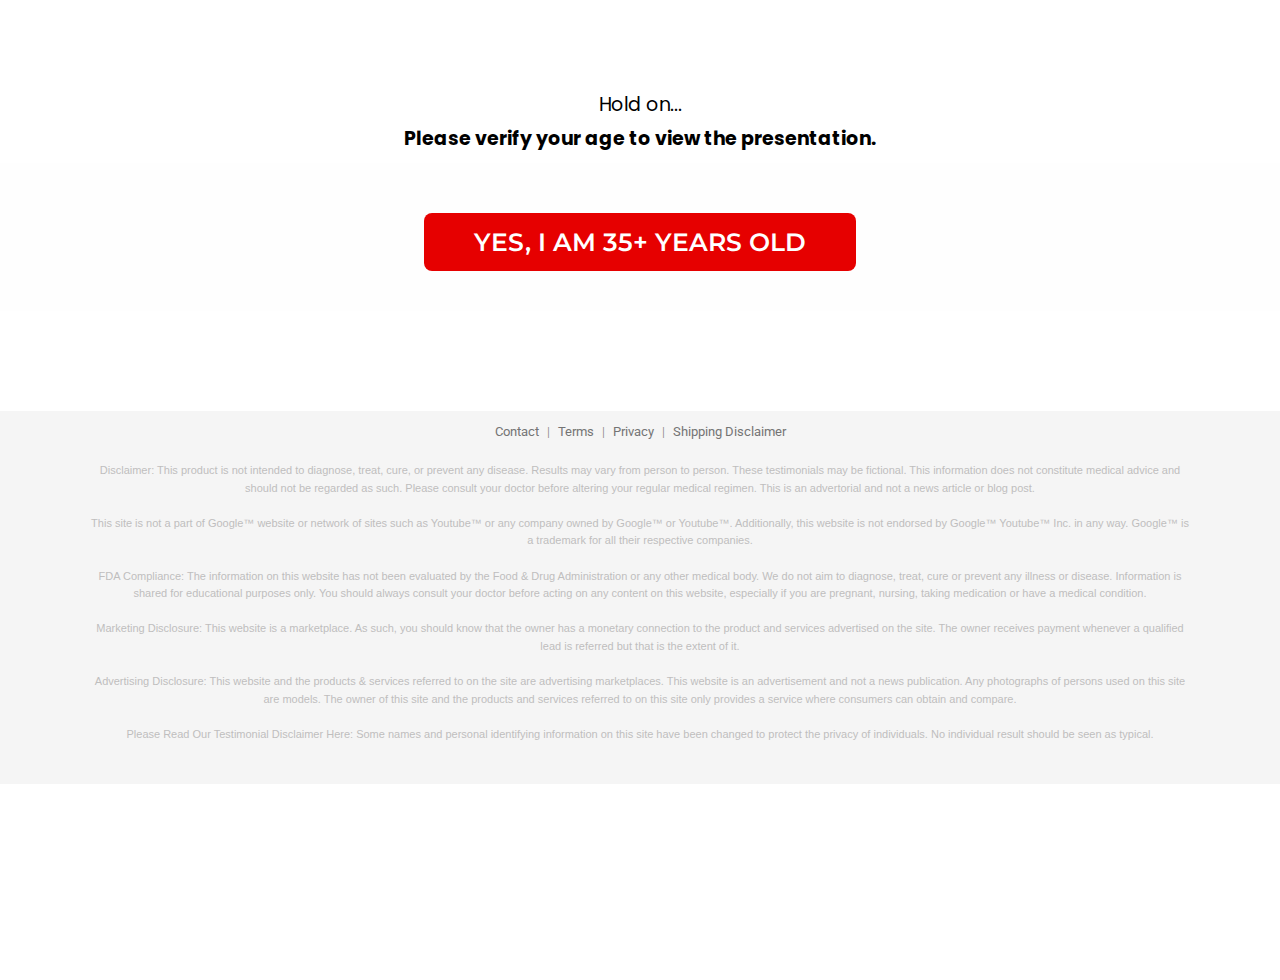
<file: vgb/lander-1/index.html>
<!DOCTYPE html>
<html lang="en" dir="ltr">
<head>
    <meta charset="utf-8">
    <meta name="viewport" content="width=device-width, initial-scale=1, shrink-to-fit=no">
    <meta name="description" content="Verification">
    <meta name="robots" content="index, follow">
    <meta http-equiv="X-Content-Type-Options" content="nosniff">
    <meta http-equiv="X-XSS-Protection" content="1; mode=block">
    <meta name="referrer" content="strict-origin-when-cross-origin">
    <meta http-equiv="X-Frame-Options" content="DENY">
    <meta http-equiv="Content-Security-Policy" content="frame-ancestors 'none';">
    <meta name="author" content="Today">
    <title>Verification</title>
    <link rel="preconnect" href="https://fonts.googleapis.com">
    <link rel="preconnect" href="https://fonts.gstatic.com" crossorigin>
    <link href="https://fonts.googleapis.com/css2?family=Poppins:wght@400;700;900&family=Roboto:wght@300;400&family=Montserrat:wght@400;600&display=swap" rel="stylesheet">
    
    <style>
        * {
            margin: 0;
            padding: 0;
            box-sizing: border-box;
        }
        
        html {
            scroll-behavior: smooth;
        }
        
        body {
            font-family: 'Roboto', sans-serif;
            min-height: 100vh;
            -webkit-font-smoothing: antialiased;
            overflow-x: hidden;
            color: #000;
        }
        
        /* Header Section */
        .header-section {
            margin-top: 80px;
            padding: 10px 0;
        }
        
        .header-container {
            max-width: 1140px;
            margin: 0 auto;
            padding: 0 20px;
            display: flex;
            flex-direction: column;
            align-items: center;
            gap: 5px;
        }
        
        .header-title {
            font-family: 'Poppins', sans-serif;
            font-size: 19px;
            font-weight: 400;
            text-align: center;
            color: #000;
        }
        
        .header-subtitle {
            font-family: 'Poppins', sans-serif;
            font-size: 19px;
            font-weight: 700;
            text-align: center;
            color: #000;
        }
        
        /* Main Section */
        .main-section {
            background-color: #fefefe;
            padding: 40px 0;
            margin-bottom: 100px;
        }
        
        .main-container {
            max-width: 1140px;
            margin: 0 auto;
            padding: 0 20px;
            display: flex;
            justify-content: center;
            align-items: center;
        }
        
        .button-wrapper {
            margin-top: 10px;
        }
        
        .main-button {
            display: inline-flex;
            align-items: center;
            justify-content: center;
            padding: 14px 50px;
            background-color: #e60000;
            color: #fff;
            font-family: 'Montserrat', sans-serif;
            font-size: 25px;
            font-weight: 600;
            text-decoration: none;
            border-radius: 8px;
            transition: background-color 0.3s ease-in-out;
        }
        
        .main-button:hover {
            background-color: #1a1a1a;
            color: #fff;
        }
        
        /* Footer Section */
        .footer-section {
            background-color: #f5f5f5;
            padding: 12px 0 40px 0;
        }
        
        .footer-container {
            max-width: 1140px;
            margin: 0 auto;
            padding: 0 20px;
        }
        
        .footer-links {
            display: flex;
            flex-direction: row;
            align-items: center;
            justify-content: center;
            gap: 8px;
            flex-wrap: wrap;
            margin-bottom: 22px;
        }
        
        .footer-link {
            font-family: 'Roboto', sans-serif;
            font-size: 13px;
            line-height: 17px;
            color: #747474;
            text-decoration: none;
            text-align: center;
        }
        
        .footer-link:hover {
            text-decoration: underline;
        }
        
        .footer-separator {
            font-weight: 300;
            color: #747474;
            font-size: 13px;
        }
        
        .footer-disclaimer p {
            font-family: Arial, sans-serif;
            font-size: 11px;
            line-height: 1.6;
            text-align: center;
            color: #bfbebe;
            white-space: pre-line;
        }
        
        /* Responsive Design */
        @media screen and (max-width: 480px) {
            .main-section {
                padding: 20px 0;
            }
            
            .main-button {
                font-size: 15px;
                padding: 16px 40px;
            }
            
            .footer-section {
                padding: 34px 0;
            }
            
            .footer-link {
                font-size: 13px;
                line-height: 17px;
            }
        }
    </style>
    <script>
  window.googlePixelId = "69171ac0cbfd43b9eefd690b";
  var a = document.createElement("script");
  a.setAttribute("async", "");
  a.setAttribute("defer", "");
  a.setAttribute("src", "https://cdn.utmify.com.br/scripts/pixel/pixel-google.js");
  document.head.appendChild(a);
</script>
<script
  src="https://cdn.utmify.com.br/scripts/utms/latest.js"
  data-utmify-prevent-xcod-sck
  data-utmify-prevent-subids
  data-utmify-ignore-iframe
  data-utmify-is-cartpanda
  async
  defer
></script>
<!-- Google tag (gtag.js) -->
<script async src="https://www.googletagmanager.com/gtag/js?id=G-BSCPE4E0C7"></script>
<script>
  window.dataLayer = window.dataLayer || [];
  function gtag(){dataLayer.push(arguments);}
  gtag('js', new Date());

  gtag('config', 'G-BSCPE4E0C7');
</script>
</head>
<body>
    <!-- Header Section -->
    <section class="header-section">
        <div class="header-container">
            <h1 class="header-title">Hold on...<br></h1>
            <h1 class="header-subtitle">Please verify your age to view the presentation.<br></h1>
        </div>
    </section>
    
    <!-- Main Section -->
    <section class="main-section">
        <div class="main-container">
            <div class="button-wrapper">
                <a href="https://groomingformen.online/vgb/vsl-cart-vgb" class="main-button">
                    <span>YES, I AM 35+ YEARS OLD</span>
                </a>
            </div>
        </div>
    </section>
    
    <!-- Footer Section -->
    <footer class="footer-section">
        <div class="footer-container">
            <div class="footer-links">
                <a href="contact.html" class="footer-link">Contact</a>
                <span class="footer-separator">|</span>
                <a href="terms.html" class="footer-link">Terms</a>
                <span class="footer-separator">|</span>
                <a href="privacy.html" class="footer-link">Privacy</a>
                <span class="footer-separator">|</span>
                <a href="shipping.html" class="footer-link">Shipping Disclaimer</a>
            </div>
            <div class="footer-disclaimer">
                <p>Disclaimer: This product is not intended to diagnose, treat, cure, or prevent any disease. Results may vary from person to person. These testimonials may be fictional. This information does not constitute medical advice and should not be regarded as such. Please consult your doctor before altering your regular medical regimen. This is an advertorial and not a news article or blog post.

This site is not a part of Google™ website or network of sites such as Youtube™ or any company owned by Google™ or Youtube™. Additionally, this website is not endorsed by Google™ Youtube™ Inc. in any way. Google™ is a trademark for all their respective companies.

FDA Compliance: The information on this website has not been evaluated by the Food & Drug Administration or any other medical body. We do not aim to diagnose, treat, cure or prevent any illness or disease. Information is shared for educational purposes only. You should always consult your doctor before acting on any content on this website, especially if you are pregnant, nursing, taking medication or have a medical condition.

Marketing Disclosure: This website is a marketplace. As such, you should know that the owner has a monetary connection to the product and services advertised on the site. The owner receives payment whenever a qualified lead is referred but that is the extent of it.

Advertising Disclosure: This website and the products & services referred to on the site are advertising marketplaces. This website is an advertisement and not a news publication. Any photographs of persons used on this site are models. The owner of this site and the products and services referred to on this site only provides a service where consumers can obtain and compare.

Please Read Our Testimonial Disclaimer Here: Some names and personal identifying information on this site have been changed to protect the privacy of individuals. No individual result should be seen as typical.</p>
            </div>
        </div>
    </footer>
</body>
</html>
</file>
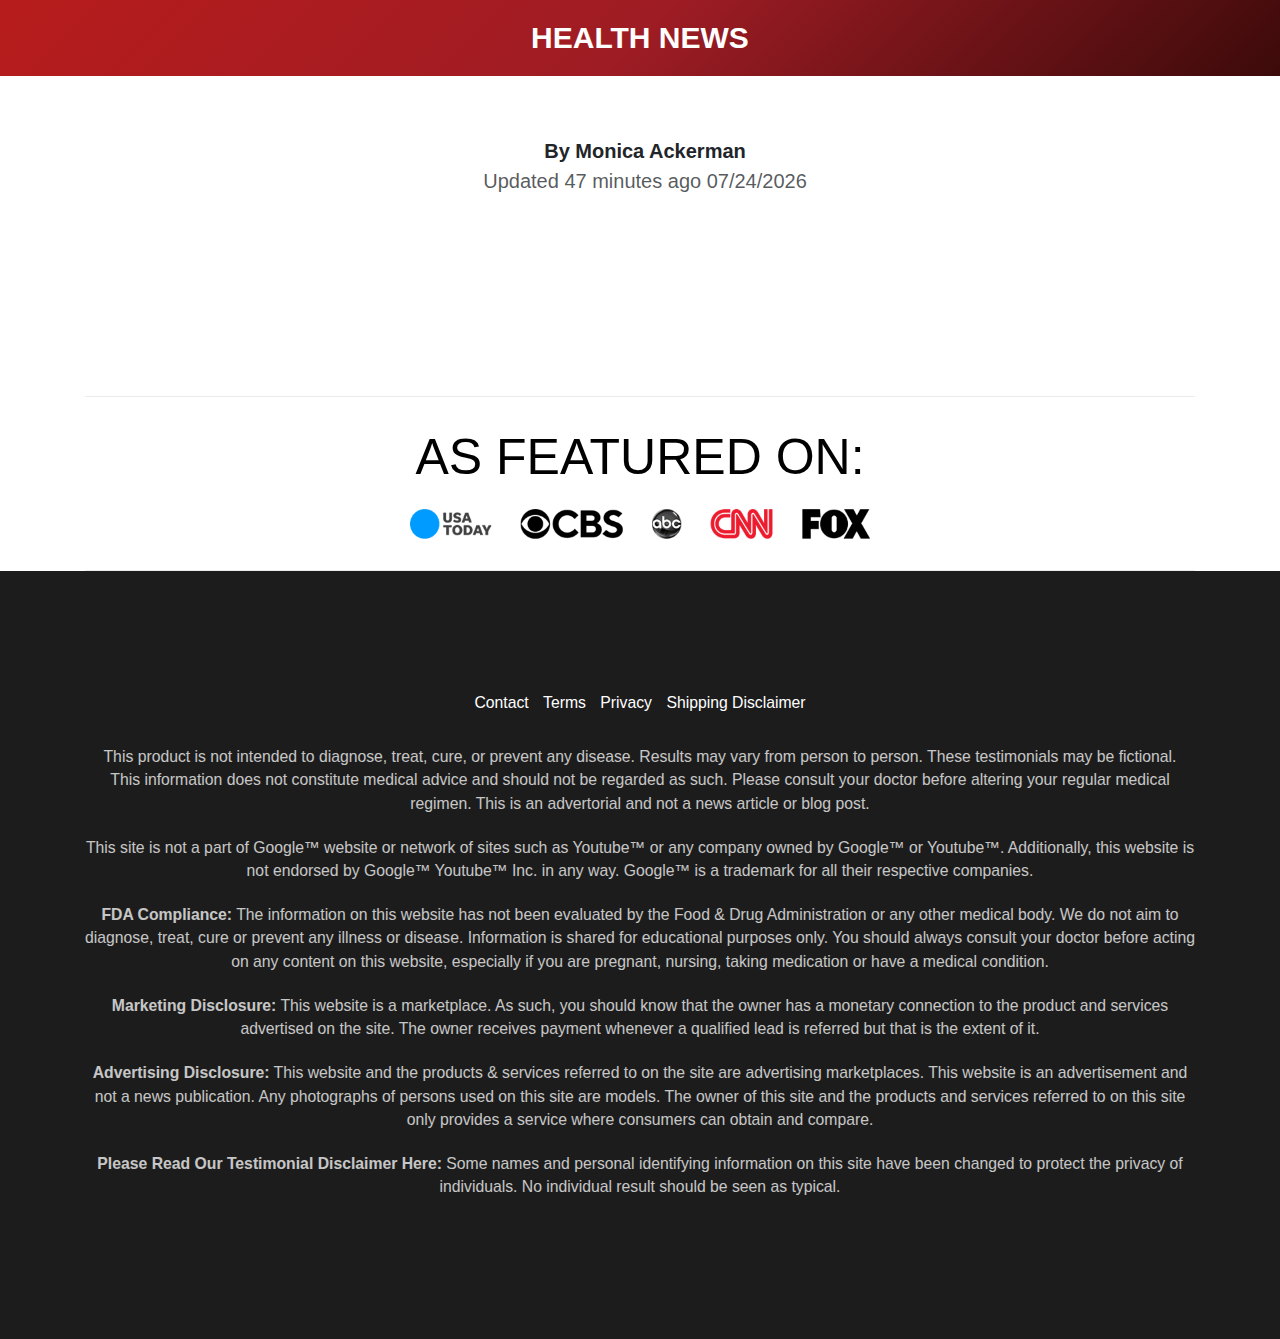
<file: vgb/vsl-cart-vgb/index.html>
<!DOCTYPE html>
<html lang="en">
<head>
<meta charset="UTF-8">
<meta name="viewport" content="width=device-width, initial-scale=1.0">
<title>HEALTH NEWS</title>
<link rel="preconnect" href="https://fonts.googleapis.com">
<link rel="preconnect" href="https://fonts.gstatic.com" crossorigin>
<link href="https://fonts.googleapis.com/css2?family=Montserrat:wght@500;600;700&family=Open+Sans:ital,wght@0,400;0,500;1,400;1,500&display=swap" rel="stylesheet">
<link rel="stylesheet" href="style.css">
<link rel="stylesheet" href="assets/site/css/bootstrap.min.css">
<link rel="stylesheet" href="assets/site/css/bootstrap-icons.min.css">
<link rel="stylesheet" href="assets/site/css/main.css">
<script>!function(i,n){i._plt=i._plt||(n&&n.timeOrigin?n.timeOrigin+n.now():Date.now())}(window,performance);</script>
<link rel="preload" href="https://scripts.converteai.net/528ac277-8029-4ec6-a3db-8da993dd5d9a/ab-test/69176d4f2b0ea8decd8018da/player.js" as="script">
<link rel="preload" href="https://scripts.converteai.net/lib/js/smartplayer-wc/v4/smartplayer.js" as="script">
<link rel="dns-prefetch" href="https://cdn.converteai.net">
<link rel="dns-prefetch" href="https://scripts.converteai.net">
<link rel="dns-prefetch" href="https://images.converteai.net">
<link rel="dns-prefetch" href="https://api.vturb.com.br">
<script>
  window.googlePixelId = "69171ac0cbfd43b9eefd690b";
  var a = document.createElement("script");
  a.setAttribute("async", "");
  a.setAttribute("defer", "");
  a.setAttribute("src", "https://cdn.utmify.com.br/scripts/pixel/pixel-google.js");
  document.head.appendChild(a);
</script>
<script
  src="https://cdn.utmify.com.br/scripts/utms/latest.js"
  data-utmify-prevent-xcod-sck
  data-utmify-prevent-subids
  data-utmify-ignore-iframe
  data-utmify-is-cartpanda
  async
  defer
></script>
<!-- Google tag (gtag.js) -->
<script async src="https://www.googletagmanager.com/gtag/js?id=G-BSCPE4E0C7"></script>
<script>
  window.dataLayer = window.dataLayer || [];
  function gtag(){dataLayer.push(arguments);}
  gtag('js', new Date());

  gtag('config', 'G-BSCPE4E0C7');
</script>
</head>
<body>
    <section class="py-3 bg-gradient-new text-center">
        <h4 class="text-white mb-0">HEALTH NEWS</h4>
    </section>
    <section id="video-section" class="position-relative overflow-hidden">
        <div class="container position-relative z-2">
            <div class="row align-items-center justify-content-center position-relative z-3">
                <div class="col-12 text-center pt-3 pt-md-4">
                </div>
                <div class="video-wrapper">
                    <vturb-smartplayer id="vid-693c6f7ab7fea67f333b51c9" style="display: block; margin: 0 auto; width: 100%; max-width: 400px;"></vturb-smartplayer> <script type="text/javascript"> var s=document.createElement("script"); s.src="https://scripts.converteai.net/528ac277-8029-4ec6-a3db-8da993dd5d9a/players/693c6f7ab7fea67f333b51c9/v4/player.js", s.async=!0,document.head.appendChild(s); </script>					
                </div>
                <div class="col-12 py-4 text-center">
                    <p class="text-dark ps-2 fw-bold small2 mb-0">By Monica Ackerman</p>
                    <p class="small2 m-0 ps-2 text-muted">Updated 47 minutes ago</p>
                </div>
            </div>
        </div>
    </section>
    <section class="featured-section">
		<div class="container">
			<div class="row">
				<div class="col-12 text-center">
                    <div class="featured-on py-4">
                        <h2 class="mb-3 display-6">AS FEATURED ON:</h2>
                        <img src="assets/site/img/as-seen.png" alt="Logos" class="img-fluid" height="29">
                      </div>
                    </div>
                </div>
			</div>
		</div>
    </section>
    <section class="esconder">
    <header class="py-3" style="background-color: var(--primary-color-dark);">
        <div class="container text-white">
            <div class="d-flex gap-2 gap-sm-4 justify-content-center align-items-center position-relative mx-auto" style="width: fit-content;">
                <div class="bg-white w-100 position-absolute connect-step"></div>
                <div class="step step-active position-relative">STEP 1</div>
                <div class="step position-relative">STEP 2</div>
                <div class="step position-relative">STEP 3</div>
            </div>
            <div class="text-white text-center fw-bold mt-3">
                <h1 class="fw-bold"><span style="color: var(--contrast-color);">STEP 1:</span> SELECT YOUR DISCOUNT PACKAGE</h1>
            </div>
        </div>
    </header>
    <section class="py-3 products">
        <div class="container">
            <div class="row align-items-center">
                <div class="col-12 col-md-4 mb-3 order-md-2">
                    <a href="https://instituto-experience.mycartpanda.com/checkout/197753064:1?afid=0Tpw0pLxaJ" title="6 Bottles" class="item promo buylink kit3">
                        <div class="wrapper">
                            <div class="item-header">BEST VALUE!</div>
                            <div class="item-img">
                                <div class="supply"><b>6 BOTTLES</b>180 DAY SUPPLY</div>
                                <img src="assets/site/img/VB-6.png" alt="6 Bottles">
                            </div>
                            <div class="item-info">
                                <div class="price">
                                    <b><sup>$</sup>49</b><span>PER<br>BOTTLE</span>
                                </div>
                                <div class="savings" style="display: none;">
                                    <div><span>YOU SAVE $780!</span></div>
                                    <div><span>BIGGEST DISCOUNT</span></div>
                                    <div><span>60 DAYS GUARANTEE</span></div>
                                </div>
                            </div>
                            <div class="item-buy">
                                <div class="button"><div><span>BUY NOW</span></div></div>
                                <img src="assets/site/img/cards.webp" alt="Cards" class="card-flags">
                            </div>
                            <div class="item-totals">
                                <div class="totals">Total: <s>$1074</s> <b>$294</b></div>
                                <div class="shipping">+&nbsp;<span>FREE</span> SHIPPING</div>
                            </div>
                        </div>
                    </a>
                </div>
                <div class="col-12 col-md-4 mb-3 order-md-3">
                    <a href="https://instituto-experience.mycartpanda.com/checkout/197753065:1?afid=0Tpw0pLxaJ" title="4 BOTTLES" class="item buylink kit2">
                        <div class="wrapper">
                            <div class="item-header">Good Value</div>
                            <div class="item-img">
                                <div class="supply"><b>4 BOTTLES</b>120 Day Supply</div>
                                <img src="assets/site/img/VB-4.png" alt="4 BOTTLES">
                            </div>
                            <div class="item-info">
                                <div class="price">
                                    <b><sup>$</sup>69</b><span>PER<br>BOTTLE</span>
                                </div>
                                <div class="savings" style="display: none;">
                                    <div><span>YOU SAVE $330!</span></div>
                                    <div><span>BIGGEST DISCOUNT</span></div>
                                    <div><span>60 DAYS GUARANTEE</span></div>
                                </div>
                            </div>
                            <div class="item-buy">
                                <div class="button"><div><span>BUY NOW</span></div></div>
                                <img src="assets/site/img/cards.webp" alt="Cards" class="card-flags">
                            </div>
                            <div class="item-totals">
                                <div class="totals">Total: <s>$716</s> <b>$276</b></div>
                                <div class="shipping">+&nbsp;<span>FREE</span> SHIPPING</div>
                            </div>
                        </div>
                    </a>
                </div>
                <div class="col-12 col-md-4 mb-3 order-md-1">
                    <a href="https://instituto-experience.mycartpanda.com/checkout/197753067:1?afid=0Tpw0pLxaJ" title="2 Bottles" class="item buylink kit1">
                        <div class="wrapper">
                            <div class="item-header">Try Two</div>
                            <div class="item-img">
                                <div class="supply"><b>2 BOTTLES</b>60 DAY SUPPLY</div>
                                <img src="assets/site/img/VB-2.png" alt="2 Bottles">
                            </div>
                            <div class="item-info">
                                <div class="price">
                                    <b><sup>$</sup>79</b><span>PER<br>BOTTLE</span>
                                </div>
                                <div class="savings" style="display: none;">
                                    <div><span>YOU SAVE $200!</span></div>
                                    <div><span>BIGGEST DISCOUNT</span></div>
                                    <div><span>60 DAYS GUARANTEE</span></div>
                                </div>
                            </div>
                            <div class="item-buy">
                                <div class="button"><div><span>BUY NOW</span></div></div>
                                <img src="assets/site/img/cards.webp" alt="Cards" class="card-flags">
                            </div>
                            <div class="item-totals">
                                <div class="totals">Total: <s>$358</s> <b>$158</b></div>
                                <div class="shipping">+ SHIPPING</div>
                            </div>
                        </div>
                    </a>
                </div>
            </div>
        </div>
    </section>
    <section id="guarantee" class="py-5 red-border" style="background-image: radial-gradient(var(--secondary-color-light), var(--primary-color-light)); ">
        <div class="container text-center">
            <div class="py-3"></div>
            <div class="guarantee-text shadow-sm p-3 p-md-5">
                <img src="assets/site/img/guarantee-badge.webp" alt="Guarantee" class="mb-3" style="max-width: 200px; margin-top: -6rem;">
                <h4 class="mb-3 text-center" style="font-weight: 600; color: var(--primary-color-dark);">We're so confident Vigor Boost will reignite your vitality,we back it with a</h4>
                <h3 class="my-4"><b>60 Day & 100% Money Back</b></h3>
                <h2>GUARANTEE</h2>
                <p class="m-0 my-4">Start using Vigor Boost as soon as it arrives, and within days, you might notice enhanced energy, improved stamina, and a stronger sense of confidence. Over time, as your body adjusts to the natural formula, you could experience firmer, more consistent performance and a renewed sense of intimacy in your relationships.</p>
                <p class="m-0 my-4">This is your opportunity to track your transformation—whether it’s regaining the energy for date nights, feeling revitalized during your workouts, or simply rediscovering the confidence you thought was gone.</p>
                <p class="m-0 my-4">If after several weeks or even months you’re not completely satisfied with your results, we’ll refund your money in full—no questions asked. With Vigor Boost, you’re not just taking control of your vitality—you’re taking control of your life.</p>
                <div class="d-flex gap-2 flex-wrap align-items-center justify-content-center mt-4 badges">
                    <figure><img src="assets/site/img/gmp.png" alt="Badge"></figure>
                    <figure><img src="assets/site/img/nat.png" alt="Badge"></figure>
                    <figure><img src="assets/site/img/usa.png" alt="Badge"></figure>
                    <figure><img src="assets/site/img/gmo.png" alt="Badge"></figure>
                </div>
            </div>
        </div>
    </section>

    <section id="bonus-section" class="py-5 bonus-bg">
  <div class="container">

    <!-- Título -->
    <div class="text-center mb-5">
      <h2 class="text-white fw-bold">
        Order <span class="text-danger">6 Bottles</span> or <span class="text-danger">3 Bottles</span><br>
        and Get <span class="text-danger">2 FREE Bonuses</span>:
      </h2>
    </div>

    <!-- Bonus 1 -->
    <div class="bonus-card mb-4">
      <div class="row align-items-center g-3">
        <div class="col-12 col-md-3 text-center">
          <img src="assets/site/img/bonus-1.jpg" alt="Pornstar Secrets Bonus" class="img-fluid bonus-img">
        </div>
        <div class="col-12 col-md-9">
          <h4 class="fw-bold mb-1">
            Bonus #1:<br>
            Pornstar Secrets – The Alpha Domination Masterclass
            <span class="text-danger text-decoration-line-through">$129</span>
          </h4>
          <p class="mb-2">
            Discover the 7-step movement sequence that pornstars use repeatedly during sex to get any woman reaching explosive multiple orgasms in minutes.
            Learn the insider secrets that separate sexually dominant men from sexually pathetic ones — knowledge capable of making any woman squirt and surrender completely to your masculine power.
          </p>
          <span class="bonus-download">INSTANT DIGITAL DOWNLOAD!</span>
        </div>
      </div>
    </div>

    <!-- Bonus 2 -->
    <div class="bonus-card">
      <div class="row align-items-center g-3">
        <div class="col-12 col-md-3 text-center">
          <img src="assets/site/img/bonus-2.jpg" alt="Master Of Orgasm Bonus" class="img-fluid bonus-img">
        </div>
        <div class="col-12 col-md-9">
          <h4 class="fw-bold mb-1">
            Bonus #2:<br>
            Master Of Orgasm – The Sexual Dominance Blueprint
            <span class="text-danger text-decoration-line-through">$147</span>
          </h4>
          <p class="mb-2">
            Learn 14 different ways to bring a woman to explosive, mind-blowing orgasms.
            Master the circular tongue technique, the chocolate technique, and psychological tricks that will make her see you as a Sex God who commands complete respect and sexual devotion.
            Transform into the kind of man who makes women lose their minds with pleasure.
          </p>
          <span class="bonus-download">INSTANT DIGITAL DOWNLOAD!</span>
        </div>
      </div>
    </div>

  </div>
</section>

    <section class="pt-4 pb-3" style="background-color: var(--primary-color-dark);">
        <div class="container text-center text-white">
            <h2>Claim Your Discounted Vigor Boost<br class="d-none d-md-block">Now While Supplies Last!</h2>
        </div>
    </section>
        
    </div>
    <section class="py-3 products">
        <div class="container">
            <div class="row align-items-center">
                <div class="col-12 col-md-4 mb-3 order-md-2">
                    <a href="https://instituto-experience.mycartpanda.com/checkout/197753064:1?afid=0Tpw0pLxaJ" title="6 Bottles" class="item promo buylink kit3">
                        <div class="wrapper">
                            <div class="item-header">BEST VALUE!</div>
                            <div class="item-img">
                                <div class="supply"><b>6 BOTTLES</b>180 DAY SUPPLY</div>
                                <img src="assets/site/img/VB-6.png" alt="6 Bottles">
                            </div>
                            <div class="item-info">
                                <div class="price">
                                    <b><sup>$</sup>49</b><span>PER<br>BOTTLE</span>
                                </div>
                                <div class="savings" style="display: none;">
                                    <div><span>YOU SAVE $780!</span></div>
                                    <div><span>BIGGEST DISCOUNT</span></div>
                                    <div><span>60 DAYS GUARANTEE</span></div>
                                </div>
                            </div>
                            <div class="item-buy">
                                <div class="button"><div><span>BUY NOW</span></div></div>
                                <img src="assets/site/img/cards.webp" alt="Cards" class="card-flags">
                            </div>
                            <div class="item-totals">
                                <div class="totals">Total: <s>$1074</s> <b>$294</b></div>
                                <div class="shipping">+&nbsp;<span>FREE</span> SHIPPING</div>
                            </div>
                        </div>
                    </a>
                </div>
                <div class="col-12 col-md-4 mb-3 order-md-3">
                    <a href="https://instituto-experience.mycartpanda.com/checkout/197753065:1?afid=0Tpw0pLxaJ" title="4 BOTTLES" class="item buylink kit2">
                        <div class="wrapper">
                            <div class="item-header">Good Value</div>
                            <div class="item-img">
                                <div class="supply"><b>4 BOTTLES</b>120 Day Supply</div>
                                <img src="assets/site/img/VB-4.png" alt="4 BOTTLES">
                            </div>
                            <div class="item-info">
                                <div class="price">
                                    <b><sup>$</sup>69</b><span>PER<br>BOTTLE</span>
                                </div>
                                <div class="savings" style="display: none;">
                                    <div><span>YOU SAVE $330!</span></div>
                                    <div><span>BIGGEST DISCOUNT</span></div>
                                    <div><span>60 DAYS GUARANTEE</span></div>
                                </div>
                            </div>
                            <div class="item-buy">
                                <div class="button"><div><span>BUY NOW</span></div></div>
                                <img src="assets/site/img/cards.webp" alt="Cards" class="card-flags">
                            </div>
                            <div class="item-totals">
                                <div class="totals">Total: <s>$716</s> <b>$276</b></div>
                                <div class="shipping">+&nbsp;<span>FREE</span> SHIPPING</div>
                            </div>
                        </div>
                    </a>
                </div>
                <div class="col-12 col-md-4 mb-3 order-md-1">
                    <a href="https://instituto-experience.mycartpanda.com/checkout/197753067:1?afid=0Tpw0pLxaJ" title="2 Bottles" class="item buylink kit1">
                        <div class="wrapper">
                            <div class="item-header">Try Two</div>
                            <div class="item-img">
                                <div class="supply"><b>2 BOTTLES</b>60 DAY SUPPLY</div>
                                <img src="assets/site/img/VB-2.png" alt="2 Bottles">
                            </div>
                            <div class="item-info">
                                <div class="price">
                                    <b><sup>$</sup>79</b><span>PER<br>BOTTLE</span>
                                </div>
                                <div class="savings" style="display: none;">
                                    <div><span>YOU SAVE $200!</span></div>
                                    <div><span>BIGGEST DISCOUNT</span></div>
                                    <div><span>60 DAYS GUARANTEE</span></div>
                                </div>
                            </div>
                            <div class="item-buy">
                                <div class="button"><div><span>BUY NOW</span></div></div>
                                <img src="assets/site/img/cards.webp" alt="Cards" class="card-flags">
                            </div>
                            <div class="item-totals">
                                <div class="totals">Total: <s>$358</s> <b>$158</b></div>
                                <div class="shipping">+9.99 SHIPPING</div>
                            </div>
                        </div>
                    </a>
                </div>
            </div>
        </div>
    </section>
    <section id="faq" class="py-4">
        <div class="container" style="max-width: 1000px;">
            <h2 class="mb-4 text-white" >Frequently Asked Questions</h2>
            <div class="accordion" id="accordionExample" style="text-align: justify;">
                <div class="accordion-item">
                    <h2 class="accordion-header">
                        <button class="accordion-button collapsed" type="button" data-bs-toggle="collapse" data-bs-target="#collapseOne" aria-expanded="false" aria-controls="collapseOne">How is Vigor Boost different from the supplements I've already tried?</button>
                    </h2>
                    <div id="collapseOne" class="accordion-collapse collapse" data-bs-parent="#accordionExample">
                        <div class="accordion-body">
                            <p>Most supplements try to boost blood flow through clogged arteries. Vigor Boost dissolves the blockages themselves. It’s the difference between forcing water through a kinked hose versus straightening the hose. You’re accessing the same five compounds that create sexual hierarchy in nature–the difference between dominant alpha males and sexually weak males.</p>
                        </div>
                    </div>
                </div>
                <div class="accordion-item">
                    <h2 class="accordion-header">
                        <button class="accordion-button collapsed" type="button" data-bs-toggle="collapse" data-bs-target="#collapseTwo" aria-expanded="false" aria-controls="collapseTwo">How long before I see results?</button>
                    </h2>
                    <div id="collapseTwo" class="accordion-collapse collapse" data-bs-parent="#accordionExample">
                        <div class="accordion-body">
                            <p>Most men notice firmness changes within the first week as initial cholesterol deposits begin dissolving. Significant improvements typically occur within 30 days as blood flow increases. Full transformation usually takes 8-12 weeks as deeper arterial blockages clear. But many men report morning erections returning within days–a sign that the formula is already working.</p>
                        </div>
                    </div>
                </div>
                <div class="accordion-item">
                    <h2 class="accordion-header">
                        <button class="accordion-button collapsed" type="button" data-bs-toggle="collapse" data-bs-target="#collapseThree" aria-expanded="false" aria-controls="collapseThree">What about side effects?</button>
                    </h2>
                    <div id="collapseThree" class="accordion-collapse collapse" data-bs-parent="#accordionExample">
                        <div class="accordion-body">
                            <p>Vigor Boost uses only natural compounds that have been consumed safely for centuries. The most common “side effects” are improved overall energy, better sleep, enhanced mood, and increased confidence… benefits of better circulation throughout the body.</p>
                        </div>
                    </div>
                </div>
                <div class="accordion-item">
                    <h2 class="accordion-header">
                        <button class="accordion-button collapsed" type="button" data-bs-toggle="collapse" data-bs-target="#collapseFour" aria-expanded="false" aria-controls="collapseFour">What if this doesn't work for me?</button>
                    </h2>
                    <div id="collapseFour" class="accordion-collapse collapse" data-bs-parent="#accordionExample">
                        <div class="accordion-body">
                            <p>That’s why we offer a full 60-day money-back guarantee. If Vigor Boost doesn’t deliver the rock-hard erections we’ve promised, simply return the empty bottles and we’ll refund every penny. No questions asked, no hassles. You risk nothing except staying exactly where you are now.</p>
                        </div>
                    </div>
                </div>
                <div class="accordion-item">
                    <h2 class="accordion-header">
                        <button class="accordion-button collapsed" type="button" data-bs-toggle="collapse" data-bs-target="#collapseFive" aria-expanded="false" aria-controls="collapseFour">How do I order and when will I receive it?</button>
                    </h2>
                    <div id="collapseFive" class="accordion-collapse collapse" data-bs-parent="#accordionExample">
                        <div class="accordion-body">
                            <p>Simply click the order button, choose your package (I recommend the 6-bottle supply for complete transformation), and enter your information on our secure checkout page. Your order ships within 24 hours via priority mail, and most customers receive their supply within 3-5 business days. Everything arrives in discreet packaging.</p>
                        </div>
                    </div>
                </div>
                <div class="accordion-item">
                    <h2 class="accordion-header">
                        <button class="accordion-button collapsed" type="button" data-bs-toggle="collapse" data-bs-target="#collapseSix" aria-expanded="false" aria-controls="collapseFour">How Soon Will I Receive My Vigor Boost Order?</button>
                    </h2>
                    <div id="collapseSix" class="accordion-collapse collapse" data-bs-parent="#accordionExample">
                        <div class="accordion-body">
                            <p>Orders are processed and shipped within 2-3 business days. For customers in the United States, delivery usually takes 5-7 days. For international orders, delivery typically takes 10-12 days, depending on customs procedures in your country.</p>
                        </div>
                    </div>
                </div>
            </div>
        </div>
    </section>
    </section>
    <footer class="bg-secondary-new py-md-5">
    <div class="container text-white-new py-5">
        <ul class="list-inline small mb-4 text-center">
            <li class="list-inline-item"><a class="text-white-new text-decoration-none" href="contact.html" target="_blank">Contact</a></li>
            <li class="list-inline-item"><a class="text-white-new text-decoration-none" href="terms.html" target="_blank">Terms</a></li>
            <li class="list-inline-item"><a class="text-white-new text-decoration-none" href="privacy.html" target="_blank">Privacy</a></li>
            <li class="list-inline-item"><a class="text-white-new text-decoration-none" href="shipping.html" target="_blank">Shipping Disclaimer</a></li>
        </ul>
        <div class="text-white-new opacity-75 mb-0 small text-center">
			<p>
            This product is not intended to diagnose, treat, cure, or prevent any disease. 
            Results may vary from person to person. These testimonials may be fictional. 
            <br>This information does not constitute medical advice and should not be regarded as such. 
            Please consult your doctor before altering your regular medical regimen. 
            This is an advertorial and not a news article or blog post.
        </p>
		<p>This site is not a part of Google™ website or network of sites such as Youtube™ or any company owned by
            Google™
            or Youtube™. Additionally, this website is not endorsed by Google™ Youtube™ Inc. in any way. Google™ is a
            trademark for all their respective companies.</p>
        <p><strong>FDA Compliance:</strong> The information on this website has not been evaluated by the Food & Drug
            Administration or any other medical body. We do not aim to diagnose, treat, cure or prevent any illness or
            disease. Information is shared for educational purposes only. You should always consult your doctor before
            acting
            on any content on this website, especially if you are pregnant, nursing, taking medication or have a medical
            condition.</p>
        <p><strong>Marketing Disclosure:</strong> This website is a marketplace. As such, you should know that the owner
            has
            a monetary connection to the product and services advertised on the site. The owner receives payment
            whenever a
            qualified lead is referred but that is the extent of it.</p>
        <p><strong>Advertising Disclosure:</strong> This website and the products & services referred to on the site are
            advertising marketplaces. This website is an advertisement and not a news publication. Any photographs of
            persons
            used on this site are models. The owner of this site and the products and services referred to on this site
            only
            provides a service where consumers can obtain and compare.</p>
        <p><strong>Please Read Our Testimonial Disclaimer Here:</strong> Some names and personal identifying information
            on
            this site have been changed to protect the privacy of individuals. No individual result should be seen as
            typical.
        </p>
    </div>
</footer>

<script src="assets/site/js/bootstrap.bundle.min.js"></script>
<script>
(function() {
    const now = new Date();
    const formattedDate = now.toLocaleDateString('en-US', {
        month: '2-digit',
        day: '2-digit',
        year: 'numeric'
    });
    
    const dateElement = document.querySelector('.text-muted');
    if (dateElement) {
        dateElement.textContent = `Updated 47 minutes ago ${formattedDate}`;
    }
})();
</script>
<style>
  .esconder {
    display: none;
  }
</style>

<script>
  var delaySeconds = 2460;
  var player = document.querySelector("vturb-smartplayer");
  player.addEventListener("player:ready", function() {
    player.displayHiddenElements(delaySeconds, [".esconder"], {
      persist: true
    });
  });
</script>
  
</body>
</html>
</file>
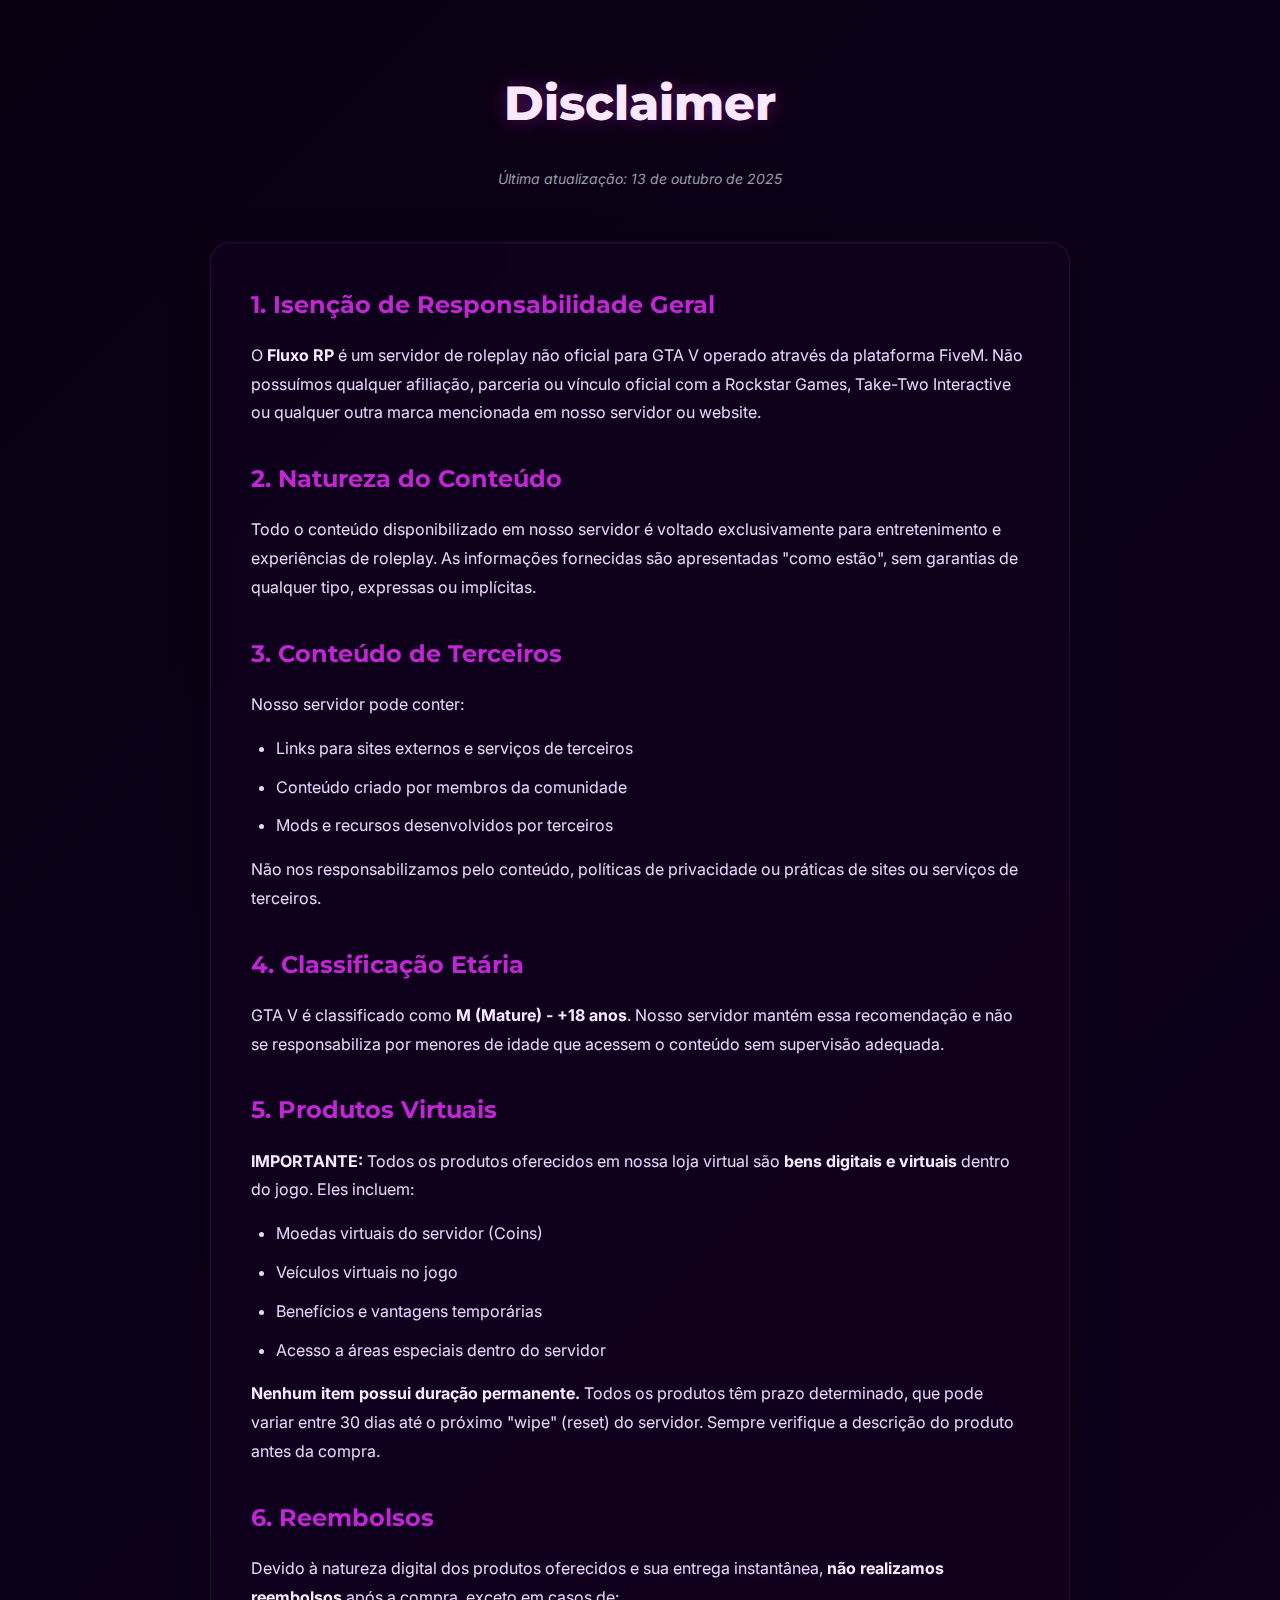
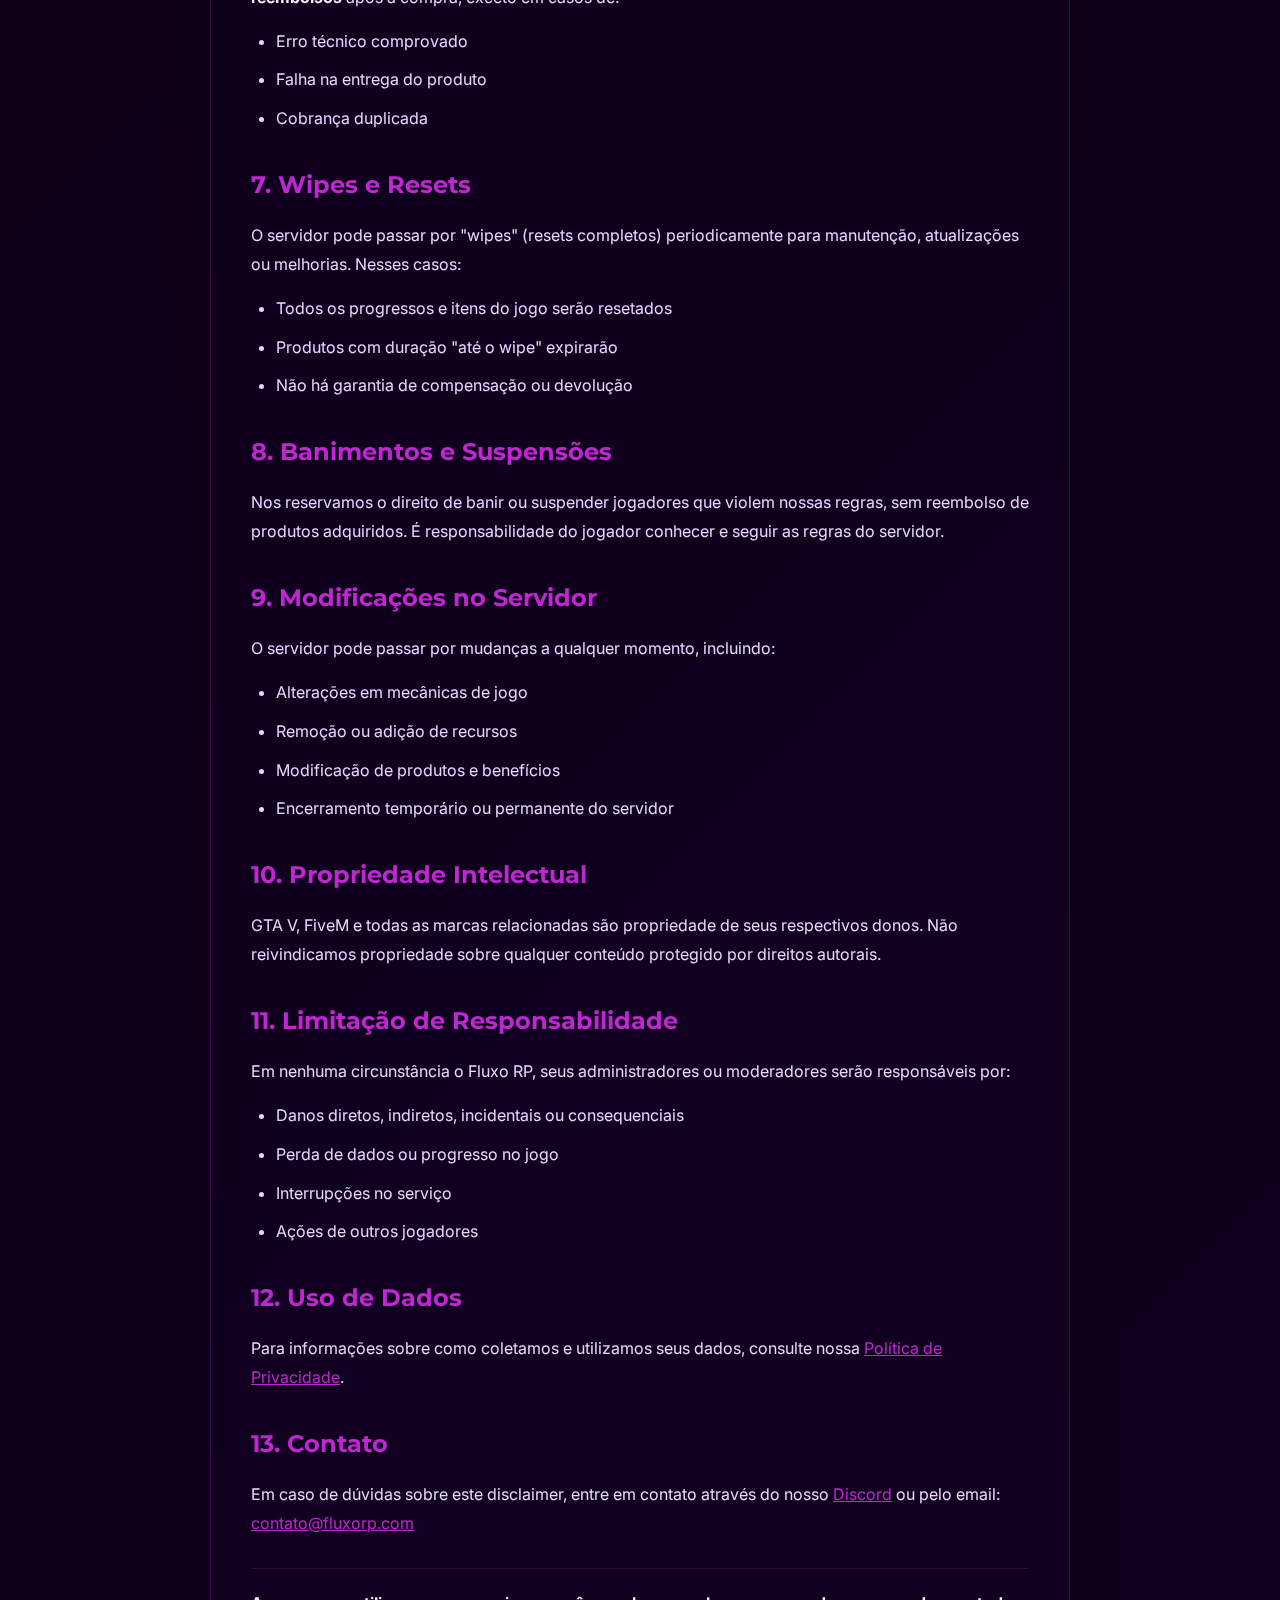
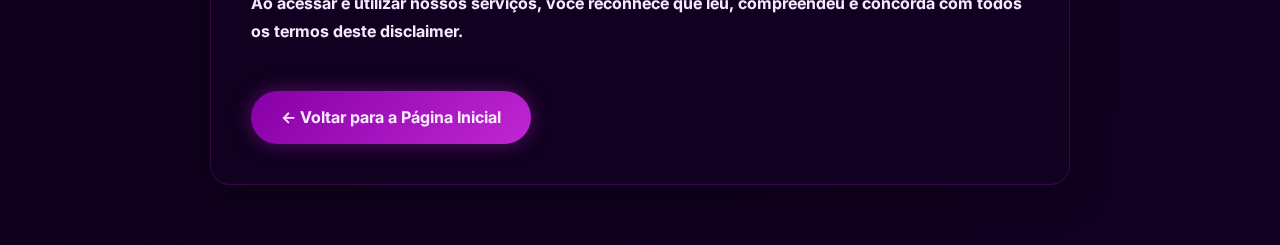
<file: disclaimer.html>
<!DOCTYPE html>
<html lang="pt-BR">
<head>
    <meta charset="UTF-8">
    <meta name="viewport" content="width=device-width, initial-scale=1.0">
    <meta name="robots" content="noindex, nofollow">
    <title>Disclaimer - Fluxo RP</title>
    
    <!-- Google Fonts -->
    <link rel="preconnect" href="https://fonts.googleapis.com">
    <link rel="preconnect" href="https://fonts.gstatic.com" crossorigin>
    <link href="https://fonts.googleapis.com/css2?family=Montserrat:wght@700;800&family=Inter:wght@400;500;700&display=swap" rel="stylesheet">
    
    <style>
        * {
            margin: 0;
            padding: 0;
            box-sizing: border-box;
        }

        :root {
            --bg-primary: #0a0012;
            --bg-secondary: #120021;
            --accent-purple: #8700A7;
            --accent-purple-light: #C026D3;
            --text-primary: #FAE8FF;
            --text-secondary: #E9D5FF;
            --text-muted: #999da8;
        }

        body {
            font-family: 'Inter', sans-serif;
            background: linear-gradient(135deg, var(--bg-primary) 0%, var(--bg-secondary) 100%);
            color: var(--text-secondary);
            line-height: 1.8;
            min-height: 100vh;
        }

        .container {
            max-width: 900px;
            margin: 0 auto;
            padding: 60px 20px;
        }

        .header {
            text-align: center;
            margin-bottom: 50px;
        }

        h1 {
            font-family: 'Montserrat', sans-serif;
            font-size: clamp(32px, 5vw, 48px);
            font-weight: 800;
            color: var(--text-primary);
            margin-bottom: 20px;
            text-shadow: 0 0 20px rgba(192, 38, 211, 0.4);
        }

        .update-date {
            color: var(--text-muted);
            font-size: 14px;
            font-style: italic;
        }

        .content {
            background: rgba(18, 0, 33, 0.5);
            backdrop-filter: blur(10px);
            padding: 40px;
            border-radius: 20px;
            border: 1px solid rgba(192, 38, 211, 0.2);
            box-shadow: 0 10px 40px rgba(0, 0, 0, 0.3);
        }

        h2 {
            font-family: 'Montserrat', sans-serif;
            font-size: 24px;
            font-weight: 700;
            color: var(--accent-purple-light);
            margin-top: 30px;
            margin-bottom: 15px;
        }

        h2:first-child {
            margin-top: 0;
        }

        p {
            margin-bottom: 15px;
            color: var(--text-secondary);
        }

        ul {
            margin: 15px 0;
            padding-left: 25px;
        }

        li {
            margin-bottom: 10px;
            color: var(--text-secondary);
        }

        strong {
            color: var(--text-primary);
        }

        .back-link {
            display: inline-block;
            margin-top: 30px;
            padding: 12px 30px;
            background: linear-gradient(135deg, var(--accent-purple) 0%, var(--accent-purple-light) 100%);
            color: var(--text-primary);
            text-decoration: none;
            border-radius: 30px;
            font-weight: 700;
            transition: all 0.3s ease;
            box-shadow: 0 0 20px rgba(192, 38, 211, 0.4);
        }

        .back-link:hover {
            transform: translateY(-2px);
            box-shadow: 0 0 30px rgba(217, 70, 239, 0.6);
        }

        @media screen and (max-width: 768px) {
            .container {
                padding: 40px 15px;
            }

            .content {
                padding: 25px;
            }

            h1 {
                font-size: 28px;
            }

            h2 {
                font-size: 20px;
            }
        }
    </style>
</head>
<body>
    <div class="container">
        <div class="header">
            <h1>Disclaimer</h1>
            <p class="update-date">Última atualização: 13 de outubro de 2025</p>
        </div>

        <div class="content">
            <h2>1. Isenção de Responsabilidade Geral</h2>
            <p>O <strong>Fluxo RP</strong> é um servidor de roleplay não oficial para GTA V operado através da plataforma FiveM. Não possuímos qualquer afiliação, parceria ou vínculo oficial com a Rockstar Games, Take-Two Interactive ou qualquer outra marca mencionada em nosso servidor ou website.</p>

            <h2>2. Natureza do Conteúdo</h2>
            <p>Todo o conteúdo disponibilizado em nosso servidor é voltado exclusivamente para entretenimento e experiências de roleplay. As informações fornecidas são apresentadas "como estão", sem garantias de qualquer tipo, expressas ou implícitas.</p>

            <h2>3. Conteúdo de Terceiros</h2>
            <p>Nosso servidor pode conter:</p>
            <ul>
                <li>Links para sites externos e serviços de terceiros</li>
                <li>Conteúdo criado por membros da comunidade</li>
                <li>Mods e recursos desenvolvidos por terceiros</li>
            </ul>
            <p>Não nos responsabilizamos pelo conteúdo, políticas de privacidade ou práticas de sites ou serviços de terceiros.</p>

            <h2>4. Classificação Etária</h2>
            <p>GTA V é classificado como <strong>M (Mature) - +18 anos</strong>. Nosso servidor mantém essa recomendação e não se responsabiliza por menores de idade que acessem o conteúdo sem supervisão adequada.</p>

            <h2>5. Produtos Virtuais</h2>
            <p><strong>IMPORTANTE:</strong> Todos os produtos oferecidos em nossa loja virtual são <strong>bens digitais e virtuais</strong> dentro do jogo. Eles incluem:</p>
            <ul>
                <li>Moedas virtuais do servidor (Coins)</li>
                <li>Veículos virtuais no jogo</li>
                <li>Benefícios e vantagens temporárias</li>
                <li>Acesso a áreas especiais dentro do servidor</li>
            </ul>
            <p><strong>Nenhum item possui duração permanente.</strong> Todos os produtos têm prazo determinado, que pode variar entre 30 dias até o próximo "wipe" (reset) do servidor. Sempre verifique a descrição do produto antes da compra.</p>

            <h2>6. Reembolsos</h2>
            <p>Devido à natureza digital dos produtos oferecidos e sua entrega instantânea, <strong>não realizamos reembolsos</strong> após a compra, exceto em casos de:</p>
            <ul>
                <li>Erro técnico comprovado</li>
                <li>Falha na entrega do produto</li>
                <li>Cobrança duplicada</li>
            </ul>

            <h2>7. Wipes e Resets</h2>
            <p>O servidor pode passar por "wipes" (resets completos) periodicamente para manutenção, atualizações ou melhorias. Nesses casos:</p>
            <ul>
                <li>Todos os progressos e itens do jogo serão resetados</li>
                <li>Produtos com duração "até o wipe" expirarão</li>
                <li>Não há garantia de compensação ou devolução</li>
            </ul>

            <h2>8. Banimentos e Suspensões</h2>
            <p>Nos reservamos o direito de banir ou suspender jogadores que violem nossas regras, sem reembolso de produtos adquiridos. É responsabilidade do jogador conhecer e seguir as regras do servidor.</p>

            <h2>9. Modificações no Servidor</h2>
            <p>O servidor pode passar por mudanças a qualquer momento, incluindo:</p>
            <ul>
                <li>Alterações em mecânicas de jogo</li>
                <li>Remoção ou adição de recursos</li>
                <li>Modificação de produtos e benefícios</li>
                <li>Encerramento temporário ou permanente do servidor</li>
            </ul>

            <h2>10. Propriedade Intelectual</h2>
            <p>GTA V, FiveM e todas as marcas relacionadas são propriedade de seus respectivos donos. Não reivindicamos propriedade sobre qualquer conteúdo protegido por direitos autorais.</p>

            <h2>11. Limitação de Responsabilidade</h2>
            <p>Em nenhuma circunstância o Fluxo RP, seus administradores ou moderadores serão responsáveis por:</p>
            <ul>
                <li>Danos diretos, indiretos, incidentais ou consequenciais</li>
                <li>Perda de dados ou progresso no jogo</li>
                <li>Interrupções no serviço</li>
                <li>Ações de outros jogadores</li>
            </ul>

            <h2>12. Uso de Dados</h2>
            <p>Para informações sobre como coletamos e utilizamos seus dados, consulte nossa <a href="privacypolicy.html" style="color: var(--accent-purple-light);">Política de Privacidade</a>.</p>

            <h2>13. Contato</h2>
            <p>Em caso de dúvidas sobre este disclaimer, entre em contato através do nosso <a href="https://discord.com/invite/fluxorp" style="color: var(--accent-purple-light);" target="_blank">Discord</a> ou pelo email: <a href="mailto:contato@fluxorp.com" style="color: var(--accent-purple-light);">contato@fluxorp.com</a></p>

            <p style="margin-top: 30px; padding-top: 20px; border-top: 1px solid rgba(192, 38, 211, 0.2);">
                <strong>Ao acessar e utilizar nossos serviços, você reconhece que leu, compreendeu e concorda com todos os termos deste disclaimer.</strong>
            </p>

            <a href="index.html" class="back-link">← Voltar para a Página Inicial</a>
        </div>
    </div>
</body>
</html>
</file>
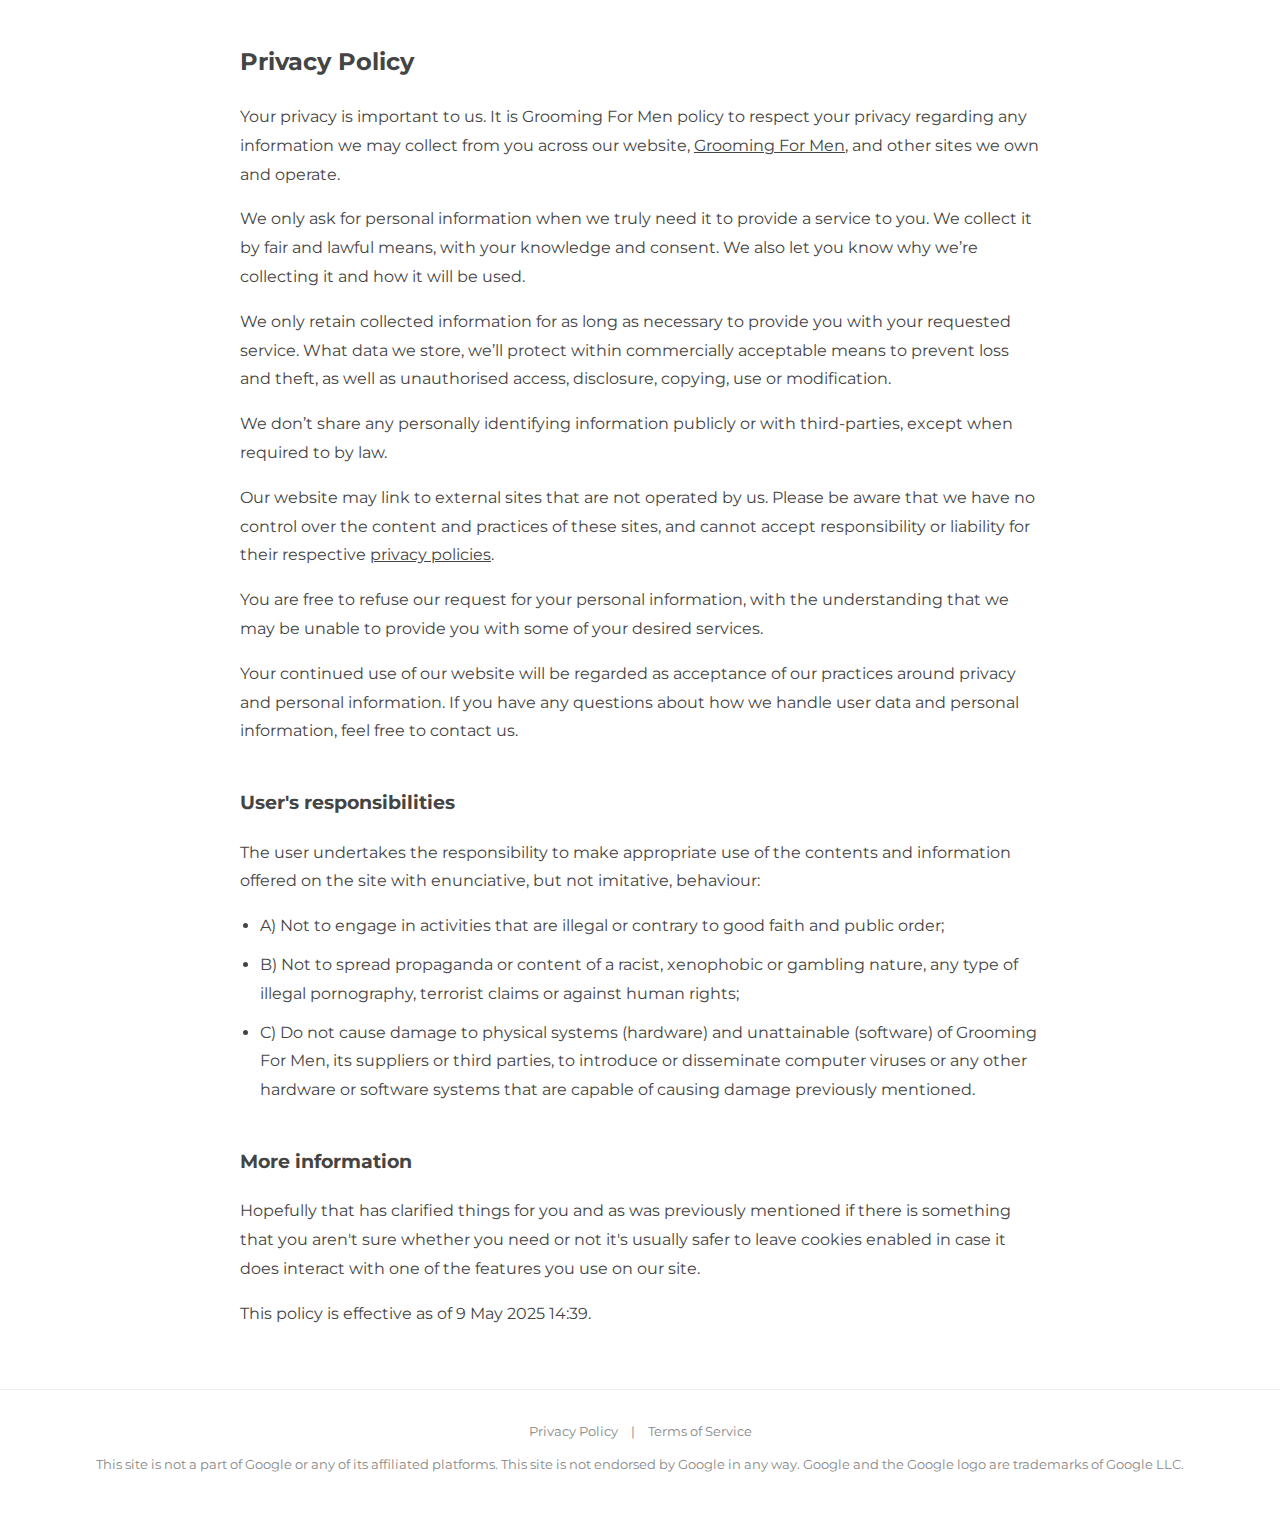
<file: privacy.html>
<!DOCTYPE html>
<html lang="en">
<head>
  <meta charset="UTF-8" />
  <meta name="viewport" content="width=device-width, initial-scale=1.0"/>
  <title>Privacy Policy</title>
  <link href="https://fonts.googleapis.com/css2?family=Montserrat:wght@400;700&display=swap" rel="stylesheet">
  <style>
    body {
      margin: 0;
      font-family: 'Montserrat', sans-serif;
      background-color: #ffffff;
      color: #444444;
      line-height: 1.8;
      padding: 0;
    }

    .container {
      max-width: 800px;
      margin: 40px auto;
      padding: 0 20px;
    }

    h2, h3 {
      color: #444444;
      margin-top: 40px;
    }

    a {
      color: #444444;
      text-decoration: underline;
    }

    ul {
      padding-left: 20px;
    }

    li {
      margin-bottom: 10px;
    }

    footer {
      text-align: center;
      font-size: 13px;
      color: #888;
      padding: 30px 20px;
      border-top: 1px solid #eee;
      margin-top: 60px;
    }

    footer a {
      color: #888;
      margin: 0 10px;
      text-decoration: none;
    }

    footer a:hover {
      text-decoration: underline;
    }
  </style>
</head>
<body>

  <div class="container">
    <main>
      <h2><span style="color: rgb(68, 68, 68);">Privacy Policy</span></h2><p><span style="color: rgb(68, 68, 68);">Your privacy is important to us. It is Grooming For Men policy to respect your privacy regarding any information we may collect from you across our website, <a href="https://groomingformen.online/">Grooming For Men</a>, and other sites we own and operate.</span></p><p><span style="color: rgb(68, 68, 68);">We only ask for personal information when we truly need it to provide a service to you. We collect it by fair and lawful means, with your knowledge and consent. We also let you know why we’re collecting it and how it will be used.</span></p><p><span style="color: rgb(68, 68, 68);">We only retain collected information for as long as necessary to provide you with your requested service. What data we store, we’ll protect within commercially acceptable means to prevent loss and theft, as well as unauthorised access, disclosure, copying, use or modification.</span></p><p><span style="color: rgb(68, 68, 68);">We don’t share any personally identifying information publicly or with third-parties, except when required to by law.</span></p><p><span style="color: rgb(68, 68, 68);">Our website may link to external sites that are not operated by us. Please be aware that we have no control over the content and practices of these sites, and cannot accept responsibility or liability for their respective&nbsp;</span><a href="https://privacypolicies.in/" rel="noopener noreferrer" target="_blank" style="color: rgb(68, 68, 68);">privacy policies</a><span style="color: rgb(68, 68, 68);">.</span></p><p><span style="color: rgb(68, 68, 68);">You are free to refuse our request for your personal information, with the understanding that we may be unable to provide you with some of your desired services.</span></p><p><span style="color: rgb(68, 68, 68);">Your continued use of our website will be regarded as acceptance of our practices around privacy and personal information. If you have any questions about how we handle user data and personal information, feel free to contact us.</span></p><p><span style="color: rgb(68, 68, 68);"></span></p><h3><span style="color: rgb(68, 68, 68);">User's responsibilities</span></h3><p><span style="color: rgb(68, 68, 68);">The user undertakes the responsibility to make appropriate use of the contents and information offered on the site with enunciative, but not imitative, behaviour:</span></p><ul><li><span style="color: rgb(68, 68, 68);">A) Not to engage in activities that are illegal or contrary to good faith and public order;</span></li><li><span style="color: rgb(68, 68, 68);">B) Not to spread propaganda or content of a racist, xenophobic or gambling nature, any type of illegal pornography, terrorist claims or against human rights;</span></li><li><span style="color: rgb(68, 68, 68);">C) Do not cause damage to physical systems (hardware) and unattainable (software) of Grooming For Men, its suppliers or third parties, to introduce or disseminate computer viruses or any other hardware or software systems that are capable of causing damage previously mentioned.</span></li></ul><h3><span style="color: rgb(68, 68, 68);">More information</span></h3><p><span style="color: rgb(68, 68, 68);">Hopefully that has clarified things for you and as was previously mentioned if there is something that you aren't sure whether you need or not it's usually safer to leave cookies enabled in case it does interact with one of the features you use on our site.</span></p><p><span style="color: rgb(68, 68, 68);">This policy is effective as of 9 May 2025 14:39.</span></p>
    </main>
  </div>

  <footer>
    <a href="#">Privacy Policy</a> | 
    <a href="#">Terms of Service</a>
    <p style="margin-top: 10px;">
      This site is not a part of Google or any of its affiliated platforms. This site is not endorsed by Google in any way. Google and the Google logo are trademarks of Google LLC.
    </p>
  </footer>

</body>
</html>
</file>
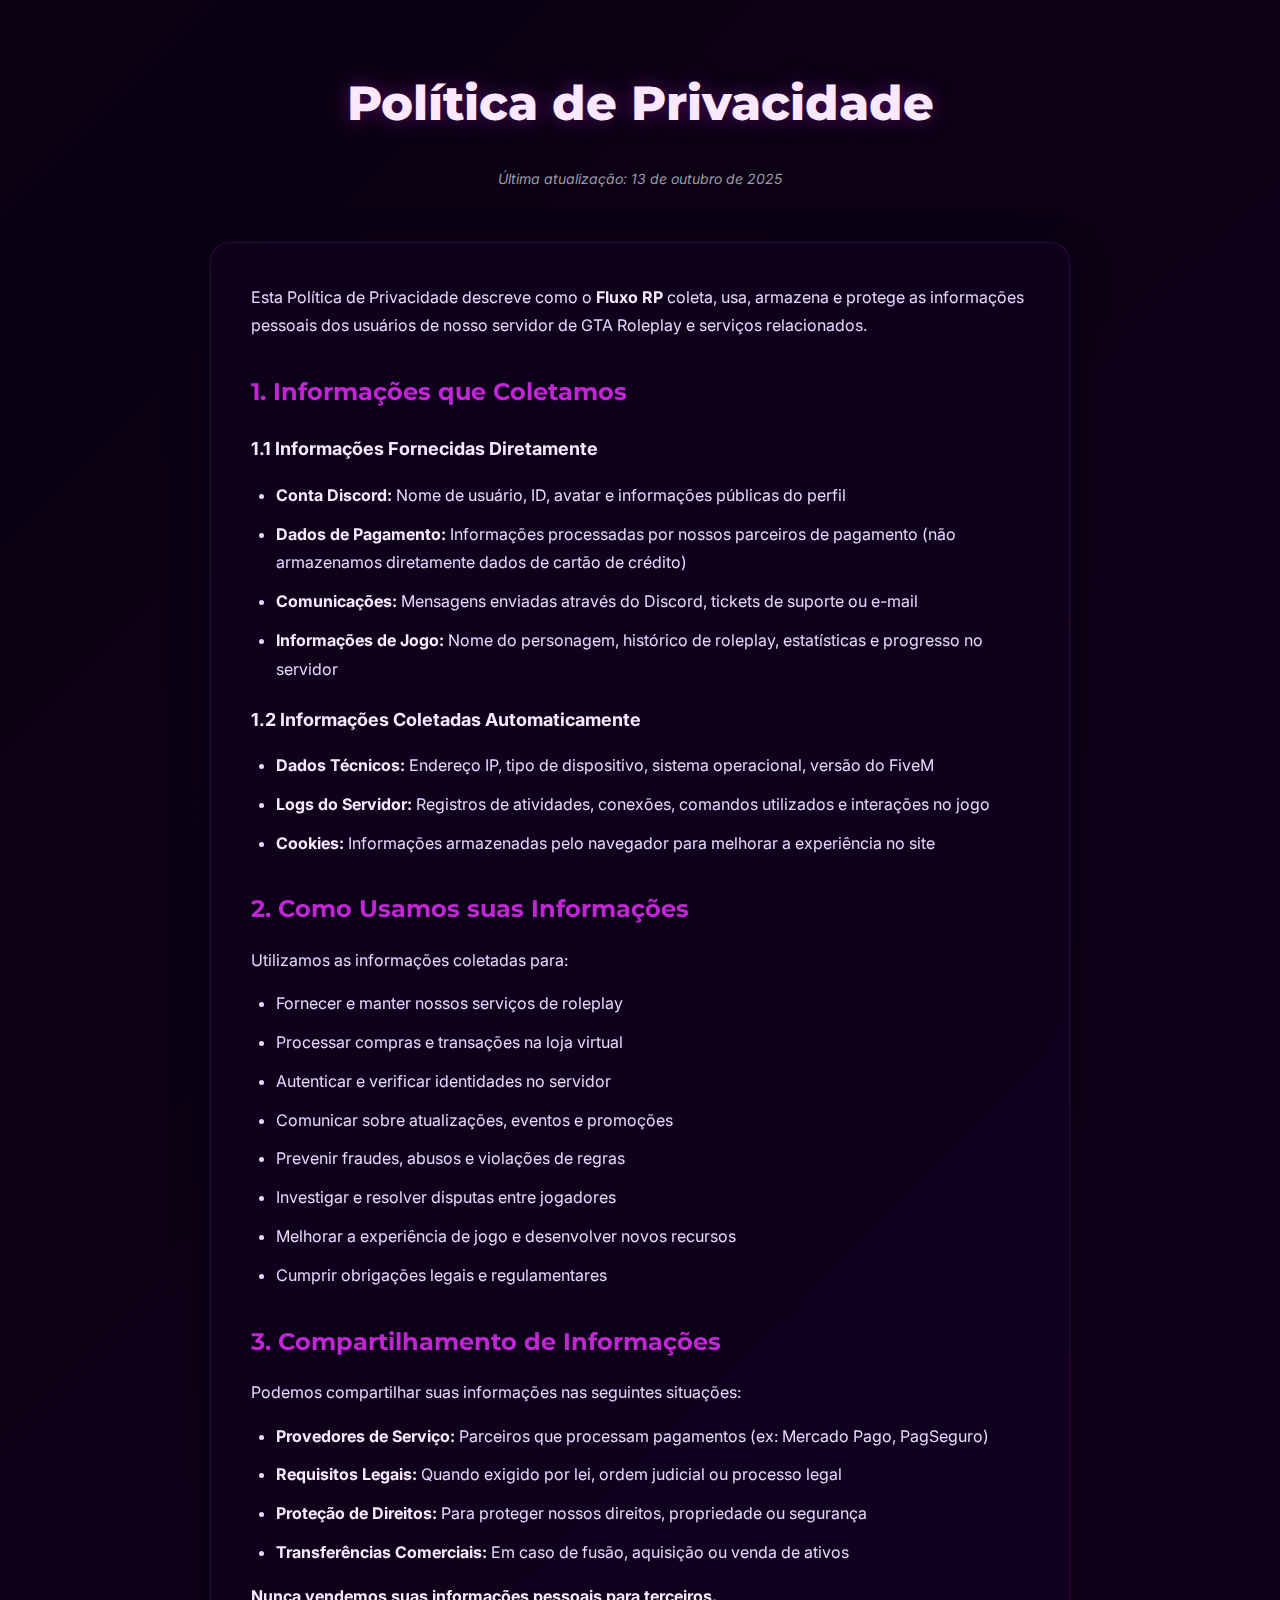
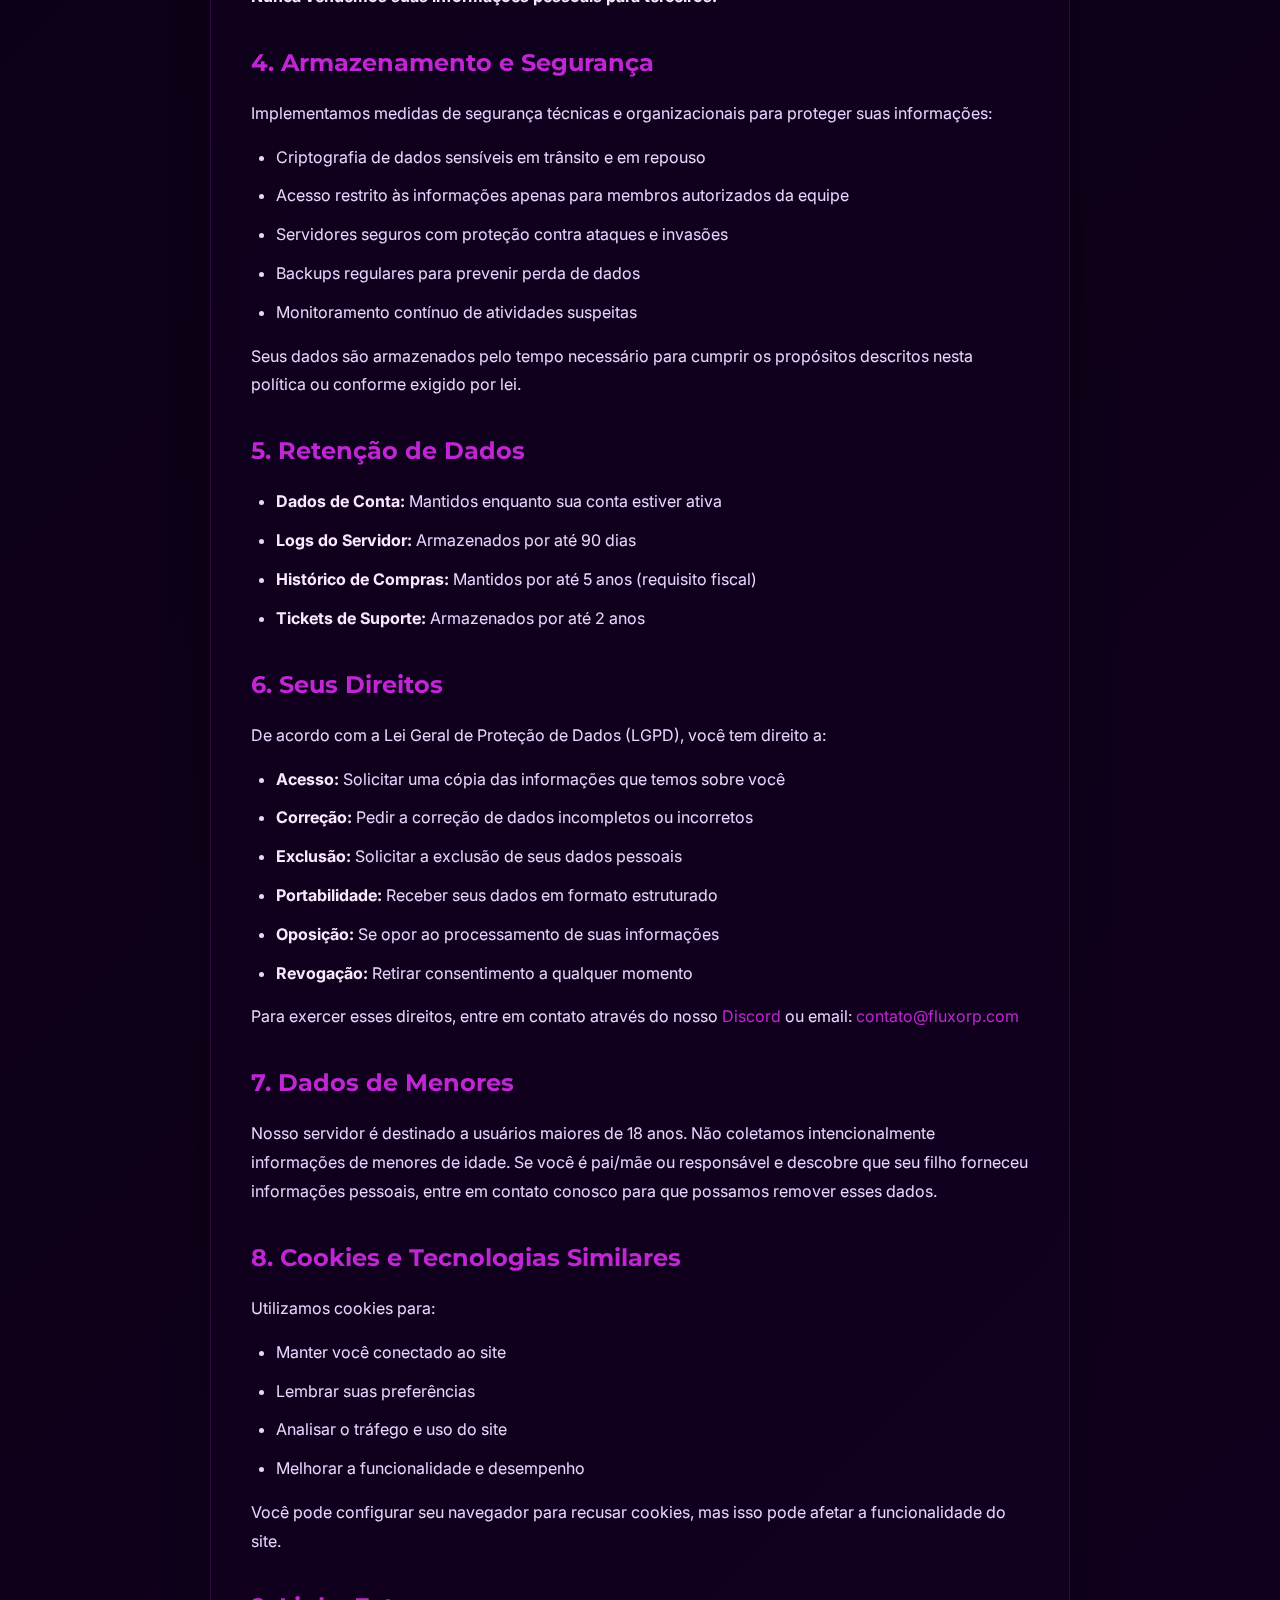
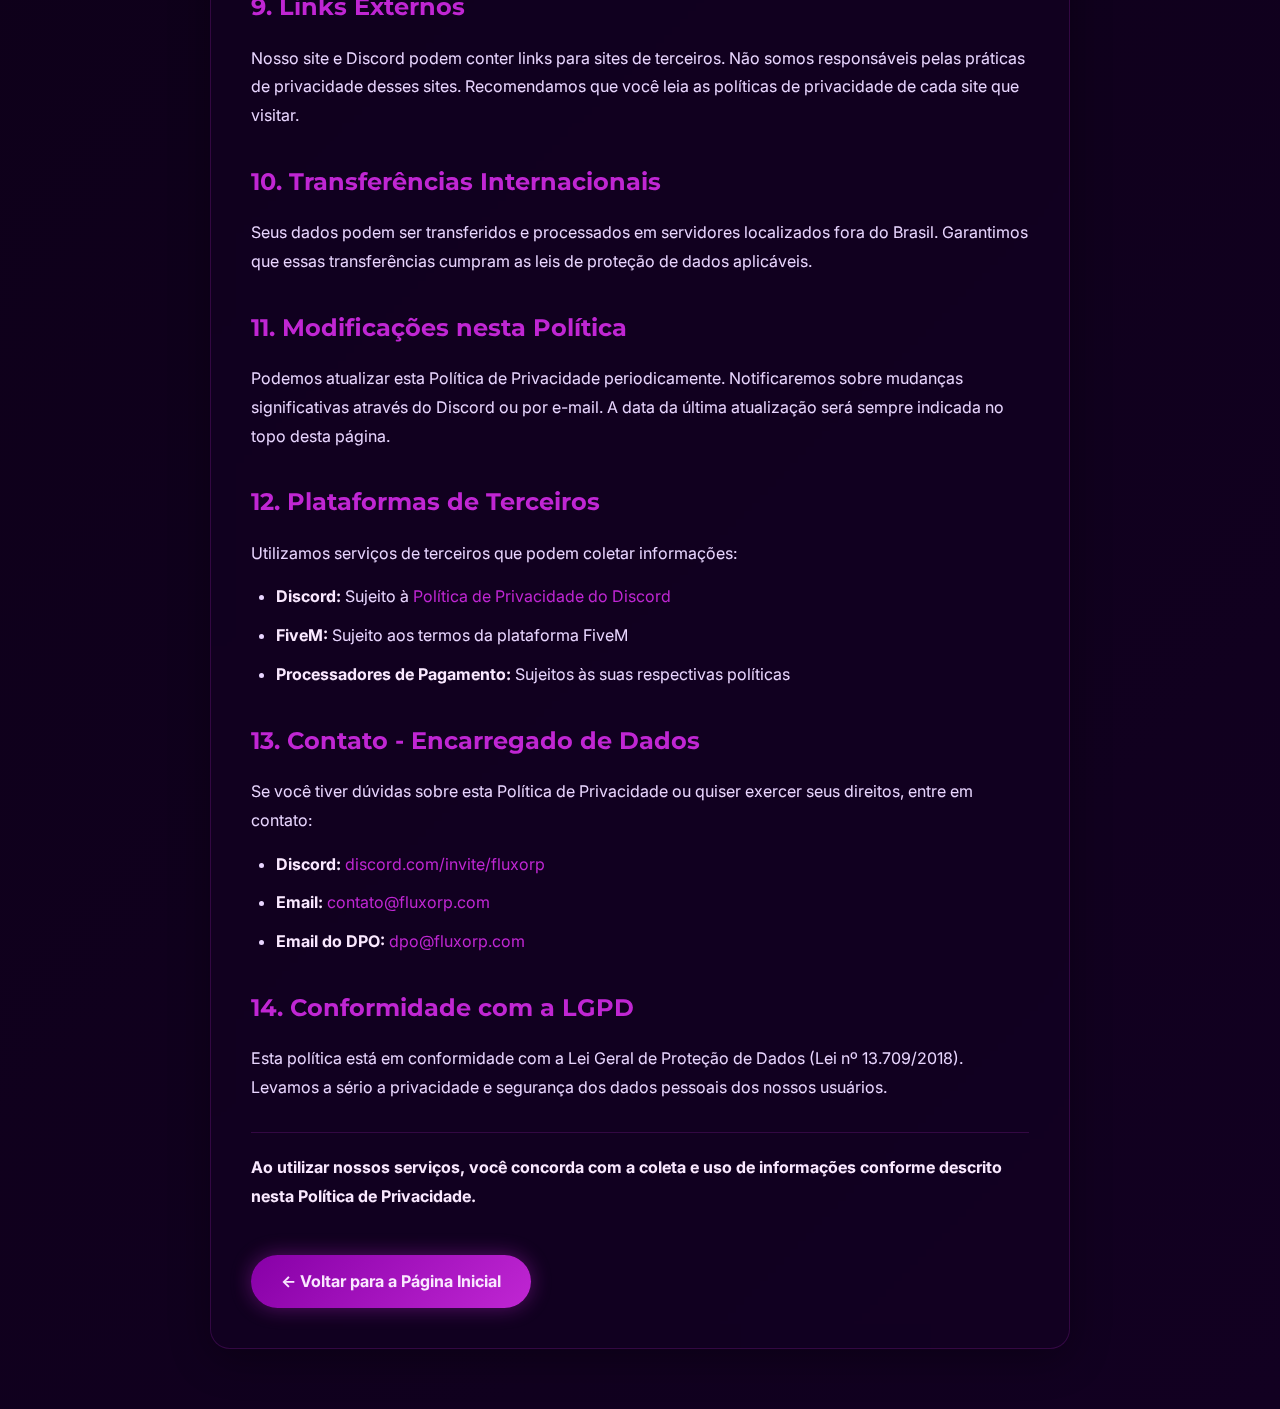
<file: privacypolicy.html>
<!DOCTYPE html>
<html lang="pt-BR">
<head>
    <meta charset="UTF-8">
    <meta name="viewport" content="width=device-width, initial-scale=1.0">
    <meta name="robots" content="noindex, nofollow">
    <title>Política de Privacidade - Fluxo RP</title>
    
    <!-- Google Fonts -->
    <link rel="preconnect" href="https://fonts.googleapis.com">
    <link rel="preconnect" href="https://fonts.gstatic.com" crossorigin>
    <link href="https://fonts.googleapis.com/css2?family=Montserrat:wght@700;800&family=Inter:wght@400;500;700&display=swap" rel="stylesheet">
    
    <style>
        * {
            margin: 0;
            padding: 0;
            box-sizing: border-box;
        }

        :root {
            --bg-primary: #0a0012;
            --bg-secondary: #120021;
            --accent-purple: #8700A7;
            --accent-purple-light: #C026D3;
            --text-primary: #FAE8FF;
            --text-secondary: #E9D5FF;
            --text-muted: #999da8;
        }

        body {
            font-family: 'Inter', sans-serif;
            background: linear-gradient(135deg, var(--bg-primary) 0%, var(--bg-secondary) 100%);
            color: var(--text-secondary);
            line-height: 1.8;
            min-height: 100vh;
        }

        .container {
            max-width: 900px;
            margin: 0 auto;
            padding: 60px 20px;
        }

        .header {
            text-align: center;
            margin-bottom: 50px;
        }

        h1 {
            font-family: 'Montserrat', sans-serif;
            font-size: clamp(32px, 5vw, 48px);
            font-weight: 800;
            color: var(--text-primary);
            margin-bottom: 20px;
            text-shadow: 0 0 20px rgba(192, 38, 211, 0.4);
        }

        .update-date {
            color: var(--text-muted);
            font-size: 14px;
            font-style: italic;
        }

        .content {
            background: rgba(18, 0, 33, 0.5);
            backdrop-filter: blur(10px);
            padding: 40px;
            border-radius: 20px;
            border: 1px solid rgba(192, 38, 211, 0.2);
            box-shadow: 0 10px 40px rgba(0, 0, 0, 0.3);
        }

        h2 {
            font-family: 'Montserrat', sans-serif;
            font-size: 24px;
            font-weight: 700;
            color: var(--accent-purple-light);
            margin-top: 30px;
            margin-bottom: 15px;
        }

        h2:first-child {
            margin-top: 0;
        }

        p {
            margin-bottom: 15px;
            color: var(--text-secondary);
        }

        ul {
            margin: 15px 0;
            padding-left: 25px;
        }

        li {
            margin-bottom: 10px;
            color: var(--text-secondary);
        }

        strong {
            color: var(--text-primary);
        }

        .back-link {
            display: inline-block;
            margin-top: 30px;
            padding: 12px 30px;
            background: linear-gradient(135deg, var(--accent-purple) 0%, var(--accent-purple-light) 100%);
            color: var(--text-primary);
            text-decoration: none;
            border-radius: 30px;
            font-weight: 700;
            transition: all 0.3s ease;
            box-shadow: 0 0 20px rgba(192, 38, 211, 0.4);
        }

        .back-link:hover {
            transform: translateY(-2px);
            box-shadow: 0 0 30px rgba(217, 70, 239, 0.6);
        }

        a {
            color: var(--accent-purple-light);
            text-decoration: none;
        }

        a:hover {
            text-decoration: underline;
        }

        @media screen and (max-width: 768px) {
            .container {
                padding: 40px 15px;
            }

            .content {
                padding: 25px;
            }

            h1 {
                font-size: 28px;
            }

            h2 {
                font-size: 20px;
            }
        }
    </style>
</head>
<body>
    <div class="container">
        <div class="header">
            <h1>Política de Privacidade</h1>
            <p class="update-date">Última atualização: 13 de outubro de 2025</p>
        </div>

        <div class="content">
            <p>Esta Política de Privacidade descreve como o <strong>Fluxo RP</strong> coleta, usa, armazena e protege as informações pessoais dos usuários de nosso servidor de GTA Roleplay e serviços relacionados.</p>

            <h2>1. Informações que Coletamos</h2>
            
            <h3 style="color: var(--text-primary); font-size: 18px; margin: 20px 0 10px;">1.1 Informações Fornecidas Diretamente</h3>
            <ul>
                <li><strong>Conta Discord:</strong> Nome de usuário, ID, avatar e informações públicas do perfil</li>
                <li><strong>Dados de Pagamento:</strong> Informações processadas por nossos parceiros de pagamento (não armazenamos diretamente dados de cartão de crédito)</li>
                <li><strong>Comunicações:</strong> Mensagens enviadas através do Discord, tickets de suporte ou e-mail</li>
                <li><strong>Informações de Jogo:</strong> Nome do personagem, histórico de roleplay, estatísticas e progresso no servidor</li>
            </ul>

            <h3 style="color: var(--text-primary); font-size: 18px; margin: 20px 0 10px;">1.2 Informações Coletadas Automaticamente</h3>
            <ul>
                <li><strong>Dados Técnicos:</strong> Endereço IP, tipo de dispositivo, sistema operacional, versão do FiveM</li>
                <li><strong>Logs do Servidor:</strong> Registros de atividades, conexões, comandos utilizados e interações no jogo</li>
                <li><strong>Cookies:</strong> Informações armazenadas pelo navegador para melhorar a experiência no site</li>
            </ul>

            <h2>2. Como Usamos suas Informações</h2>
            <p>Utilizamos as informações coletadas para:</p>
            <ul>
                <li>Fornecer e manter nossos serviços de roleplay</li>
                <li>Processar compras e transações na loja virtual</li>
                <li>Autenticar e verificar identidades no servidor</li>
                <li>Comunicar sobre atualizações, eventos e promoções</li>
                <li>Prevenir fraudes, abusos e violações de regras</li>
                <li>Investigar e resolver disputas entre jogadores</li>
                <li>Melhorar a experiência de jogo e desenvolver novos recursos</li>
                <li>Cumprir obrigações legais e regulamentares</li>
            </ul>

            <h2>3. Compartilhamento de Informações</h2>
            <p>Podemos compartilhar suas informações nas seguintes situações:</p>
            <ul>
                <li><strong>Provedores de Serviço:</strong> Parceiros que processam pagamentos (ex: Mercado Pago, PagSeguro)</li>
                <li><strong>Requisitos Legais:</strong> Quando exigido por lei, ordem judicial ou processo legal</li>
                <li><strong>Proteção de Direitos:</strong> Para proteger nossos direitos, propriedade ou segurança</li>
                <li><strong>Transferências Comerciais:</strong> Em caso de fusão, aquisição ou venda de ativos</li>
            </ul>
            <p><strong>Nunca vendemos suas informações pessoais para terceiros.</strong></p>

            <h2>4. Armazenamento e Segurança</h2>
            <p>Implementamos medidas de segurança técnicas e organizacionais para proteger suas informações:</p>
            <ul>
                <li>Criptografia de dados sensíveis em trânsito e em repouso</li>
                <li>Acesso restrito às informações apenas para membros autorizados da equipe</li>
                <li>Servidores seguros com proteção contra ataques e invasões</li>
                <li>Backups regulares para prevenir perda de dados</li>
                <li>Monitoramento contínuo de atividades suspeitas</li>
            </ul>
            <p>Seus dados são armazenados pelo tempo necessário para cumprir os propósitos descritos nesta política ou conforme exigido por lei.</p>

            <h2>5. Retenção de Dados</h2>
            <ul>
                <li><strong>Dados de Conta:</strong> Mantidos enquanto sua conta estiver ativa</li>
                <li><strong>Logs do Servidor:</strong> Armazenados por até 90 dias</li>
                <li><strong>Histórico de Compras:</strong> Mantidos por até 5 anos (requisito fiscal)</li>
                <li><strong>Tickets de Suporte:</strong> Armazenados por até 2 anos</li>
            </ul>

            <h2>6. Seus Direitos</h2>
            <p>De acordo com a Lei Geral de Proteção de Dados (LGPD), você tem direito a:</p>
            <ul>
                <li><strong>Acesso:</strong> Solicitar uma cópia das informações que temos sobre você</li>
                <li><strong>Correção:</strong> Pedir a correção de dados incompletos ou incorretos</li>
                <li><strong>Exclusão:</strong> Solicitar a exclusão de seus dados pessoais</li>
                <li><strong>Portabilidade:</strong> Receber seus dados em formato estruturado</li>
                <li><strong>Oposição:</strong> Se opor ao processamento de suas informações</li>
                <li><strong>Revogação:</strong> Retirar consentimento a qualquer momento</li>
            </ul>
            <p>Para exercer esses direitos, entre em contato através do nosso <a href="https://discord.com/invite/fluxorp" target="_blank">Discord</a> ou email: <a href="mailto:contato@fluxorp.com">contato@fluxorp.com</a></p>

            <h2>7. Dados de Menores</h2>
            <p>Nosso servidor é destinado a usuários maiores de 18 anos. Não coletamos intencionalmente informações de menores de idade. Se você é pai/mãe ou responsável e descobre que seu filho forneceu informações pessoais, entre em contato conosco para que possamos remover esses dados.</p>

            <h2>8. Cookies e Tecnologias Similares</h2>
            <p>Utilizamos cookies para:</p>
            <ul>
                <li>Manter você conectado ao site</li>
                <li>Lembrar suas preferências</li>
                <li>Analisar o tráfego e uso do site</li>
                <li>Melhorar a funcionalidade e desempenho</li>
            </ul>
            <p>Você pode configurar seu navegador para recusar cookies, mas isso pode afetar a funcionalidade do site.</p>

            <h2>9. Links Externos</h2>
            <p>Nosso site e Discord podem conter links para sites de terceiros. Não somos responsáveis pelas práticas de privacidade desses sites. Recomendamos que você leia as políticas de privacidade de cada site que visitar.</p>

            <h2>10. Transferências Internacionais</h2>
            <p>Seus dados podem ser transferidos e processados em servidores localizados fora do Brasil. Garantimos que essas transferências cumpram as leis de proteção de dados aplicáveis.</p>

            <h2>11. Modificações nesta Política</h2>
            <p>Podemos atualizar esta Política de Privacidade periodicamente. Notificaremos sobre mudanças significativas através do Discord ou por e-mail. A data da última atualização será sempre indicada no topo desta página.</p>

            <h2>12. Plataformas de Terceiros</h2>
            <p>Utilizamos serviços de terceiros que podem coletar informações:</p>
            <ul>
                <li><strong>Discord:</strong> Sujeito à <a href="https://discord.com/privacy" target="_blank">Política de Privacidade do Discord</a></li>
                <li><strong>FiveM:</strong> Sujeito aos termos da plataforma FiveM</li>
                <li><strong>Processadores de Pagamento:</strong> Sujeitos às suas respectivas políticas</li>
            </ul>

            <h2>13. Contato - Encarregado de Dados</h2>
            <p>Se você tiver dúvidas sobre esta Política de Privacidade ou quiser exercer seus direitos, entre em contato:</p>
            <ul>
                <li><strong>Discord:</strong> <a href="https://discord.com/invite/fluxorp" target="_blank">discord.com/invite/fluxorp</a></li>
                <li><strong>Email:</strong> <a href="mailto:contato@fluxorp.com">contato@fluxorp.com</a></li>
                <li><strong>Email do DPO:</strong> <a href="mailto:dpo@fluxorp.com">dpo@fluxorp.com</a></li>
            </ul>

            <h2>14. Conformidade com a LGPD</h2>
            <p>Esta política está em conformidade com a Lei Geral de Proteção de Dados (Lei nº 13.709/2018). Levamos a sério a privacidade e segurança dos dados pessoais dos nossos usuários.</p>

            <p style="margin-top: 30px; padding-top: 20px; border-top: 1px solid rgba(192, 38, 211, 0.2);">
                <strong>Ao utilizar nossos serviços, você concorda com a coleta e uso de informações conforme descrito nesta Política de Privacidade.</strong>
            </p>

            <a href="index.html" class="back-link">← Voltar para a Página Inicial</a>
        </div>
    </div>
</body>
</html>
</file>
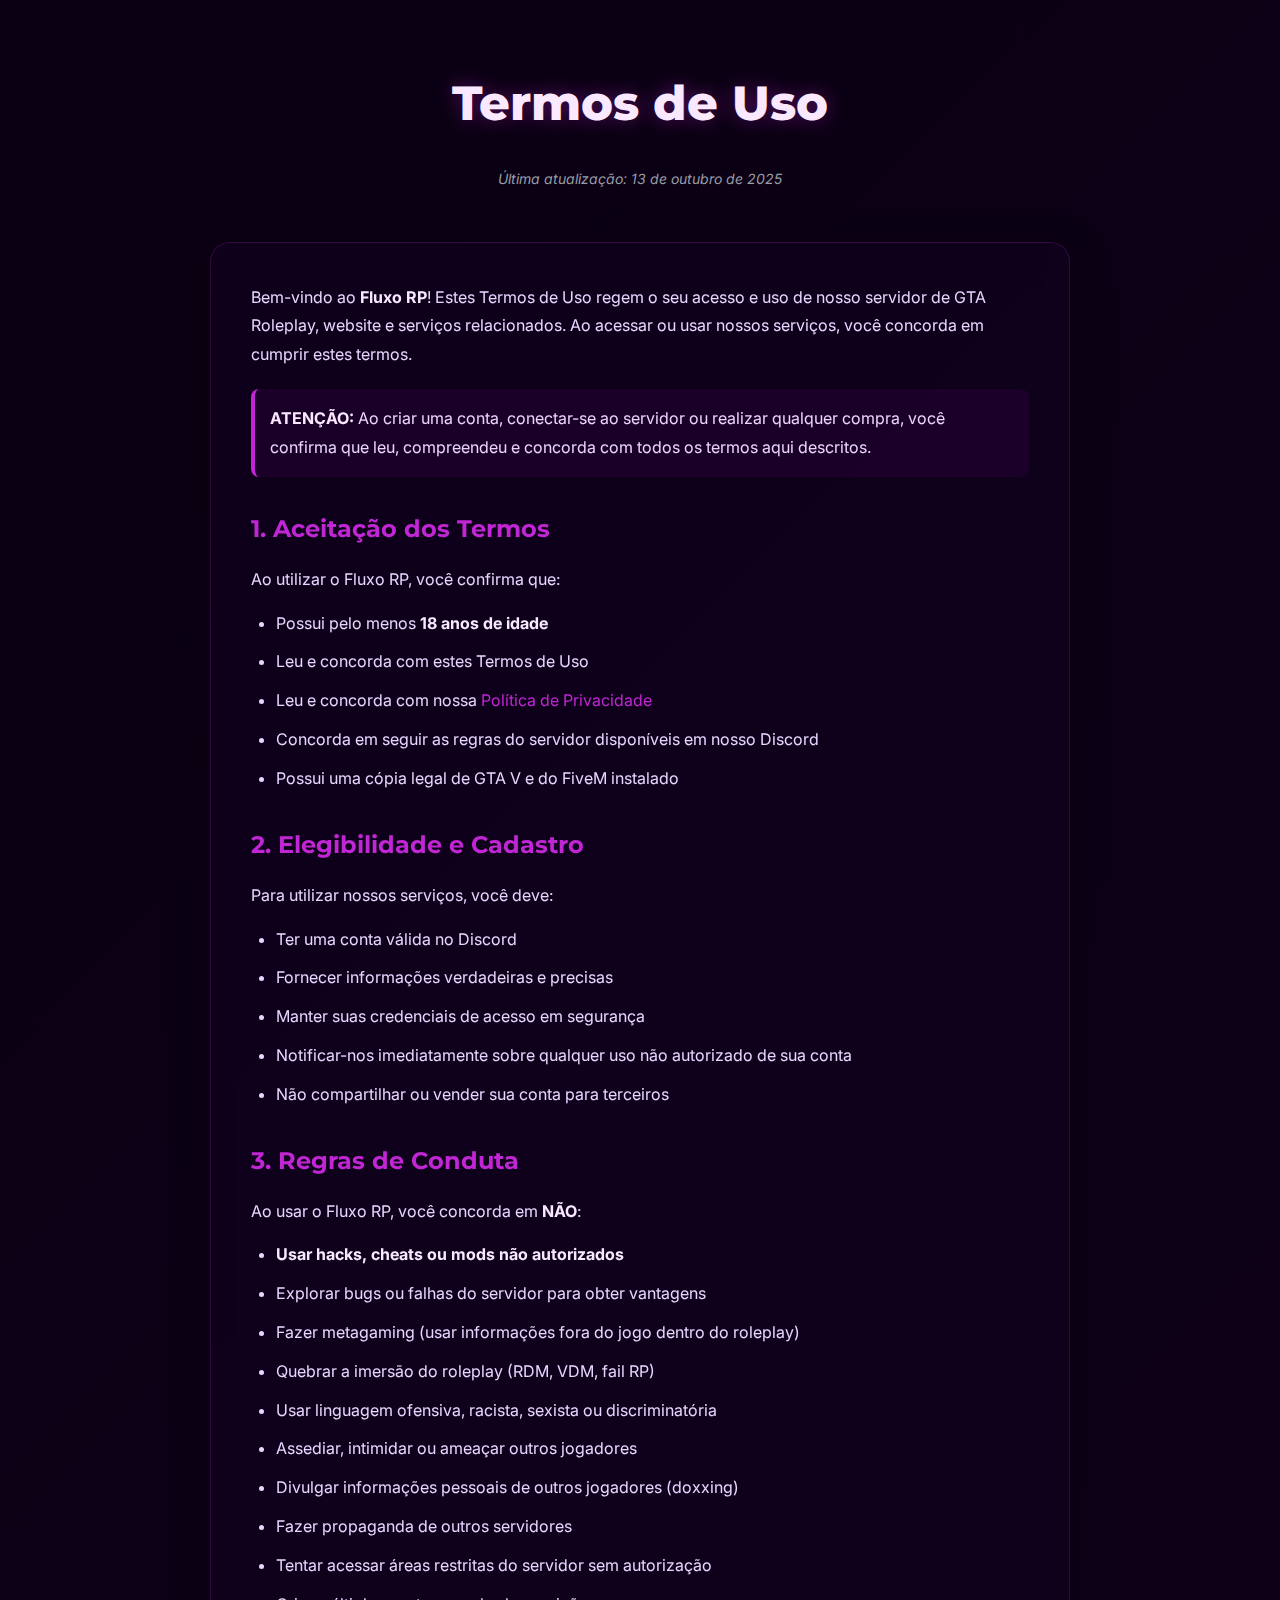
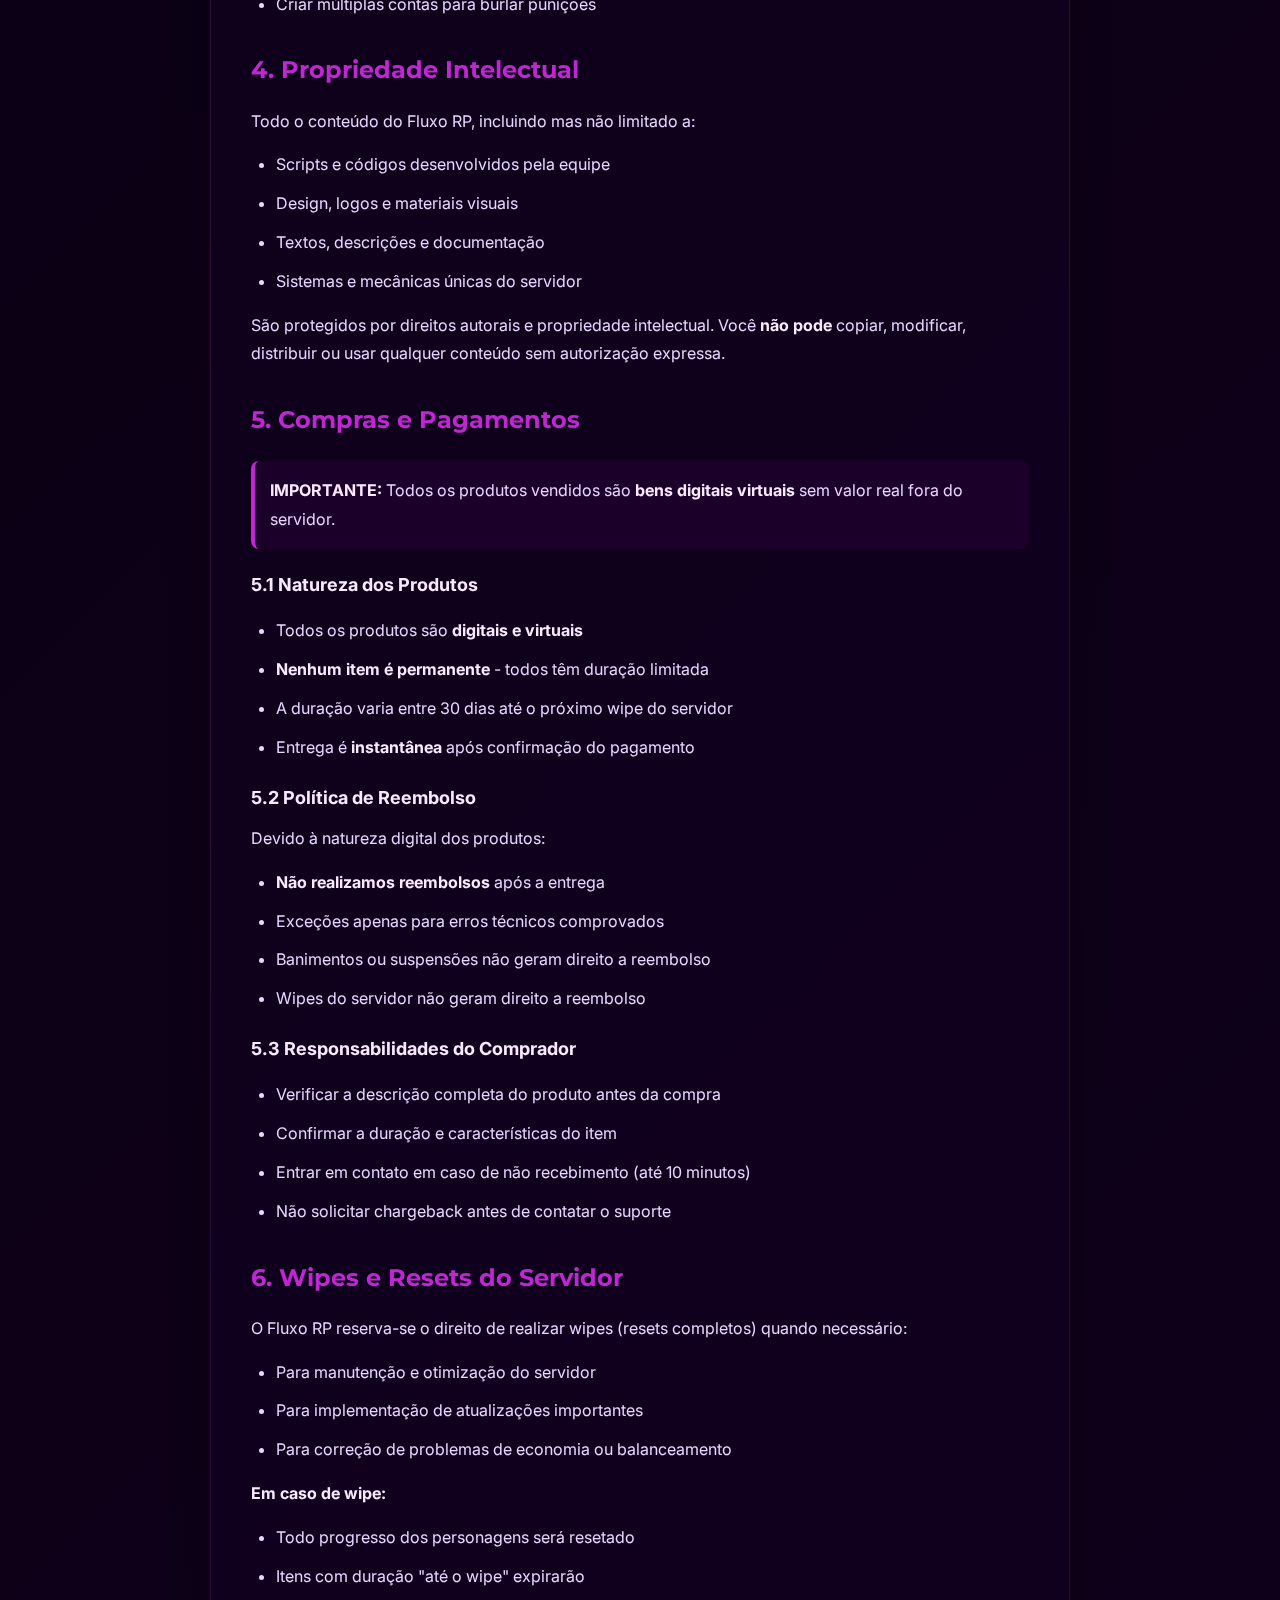
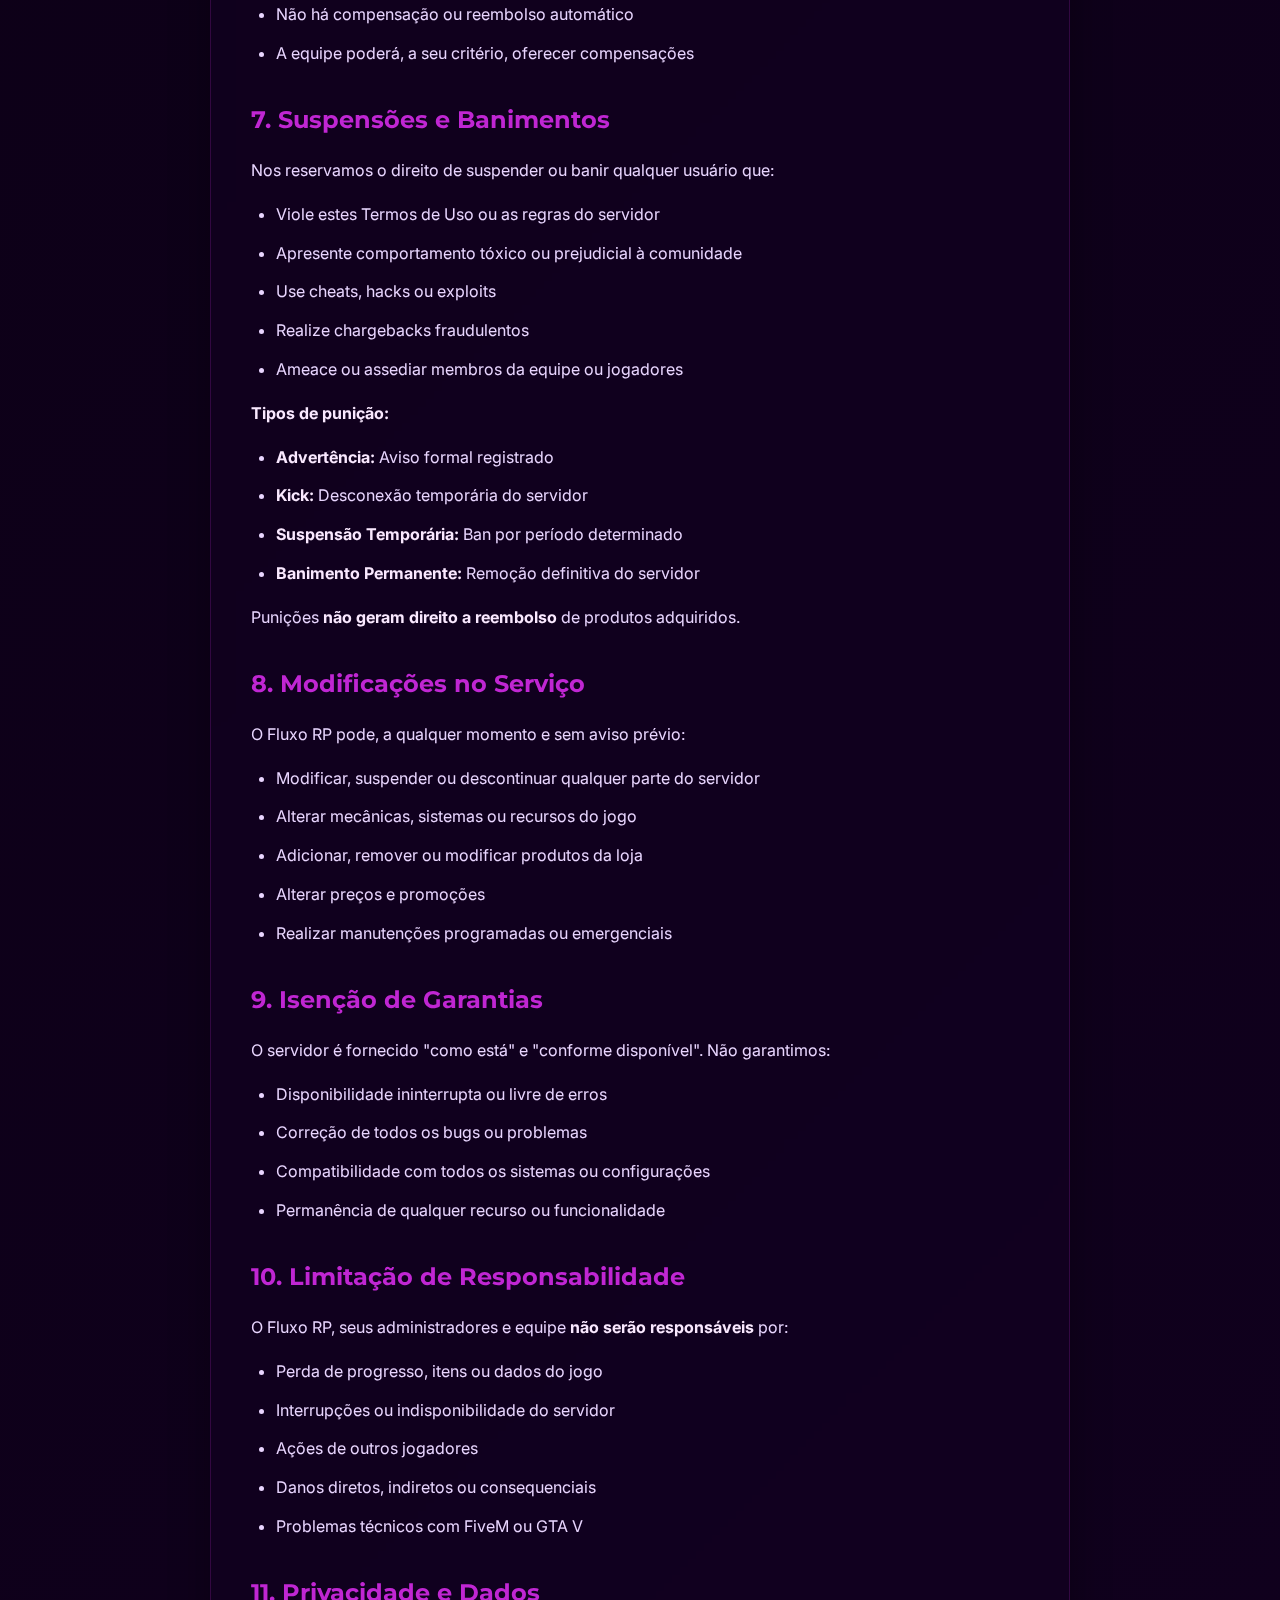
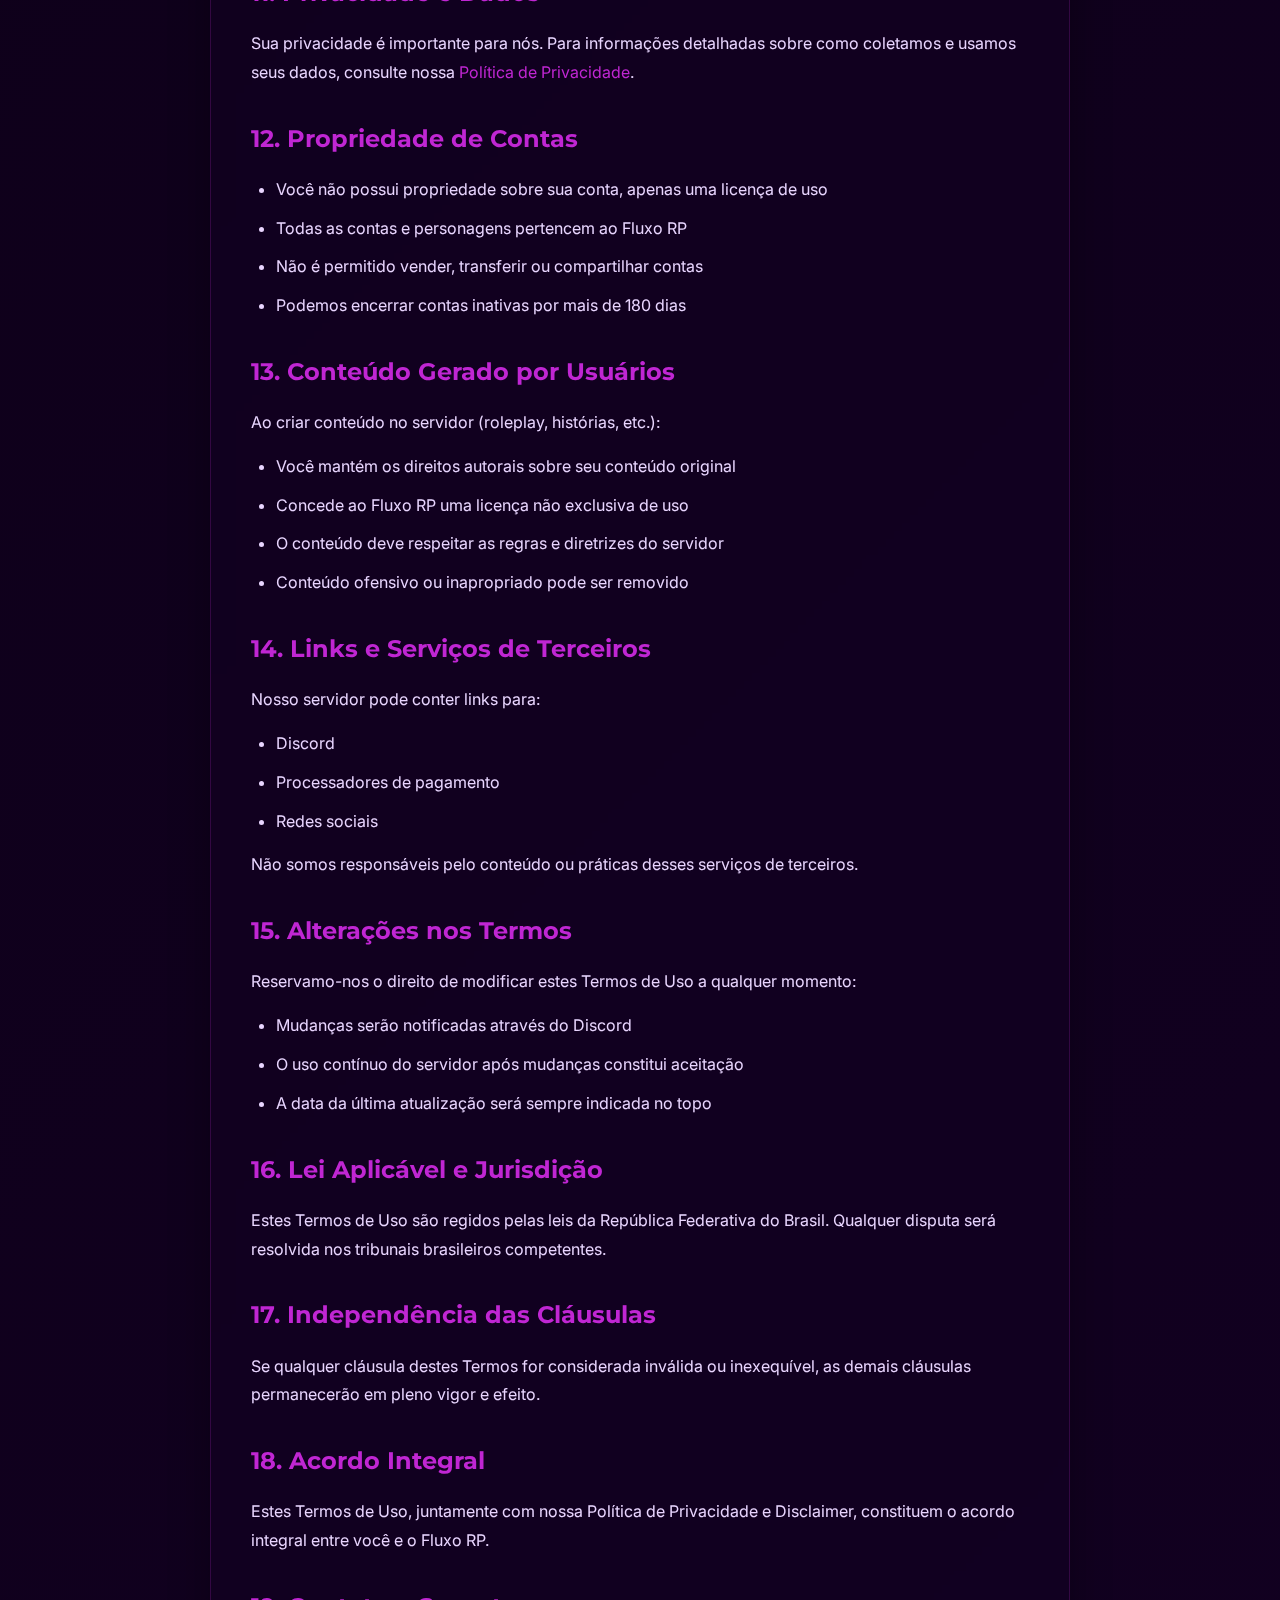
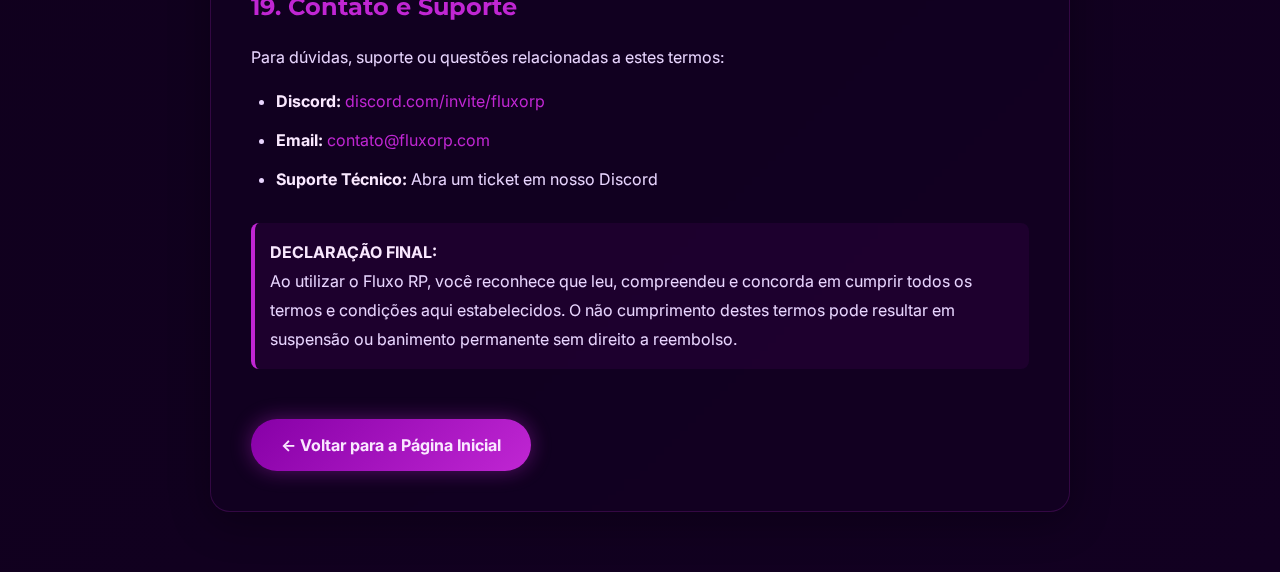
<file: terms.html>
<!DOCTYPE html>
<html lang="pt-BR">
<head>
    <meta charset="UTF-8">
    <meta name="viewport" content="width=device-width, initial-scale=1.0">
    <meta name="robots" content="noindex, nofollow">
    <title>Termos de Uso - Fluxo RP</title>
    
    <!-- Google Fonts -->
    <link rel="preconnect" href="https://fonts.googleapis.com">
    <link rel="preconnect" href="https://fonts.gstatic.com" crossorigin>
    <link href="https://fonts.googleapis.com/css2?family=Montserrat:wght@700;800&family=Inter:wght@400;500;700&display=swap" rel="stylesheet">
    
    <style>
        * {
            margin: 0;
            padding: 0;
            box-sizing: border-box;
        }

        :root {
            --bg-primary: #0a0012;
            --bg-secondary: #120021;
            --accent-purple: #8700A7;
            --accent-purple-light: #C026D3;
            --text-primary: #FAE8FF;
            --text-secondary: #E9D5FF;
            --text-muted: #999da8;
        }

        body {
            font-family: 'Inter', sans-serif;
            background: linear-gradient(135deg, var(--bg-primary) 0%, var(--bg-secondary) 100%);
            color: var(--text-secondary);
            line-height: 1.8;
            min-height: 100vh;
        }

        .container {
            max-width: 900px;
            margin: 0 auto;
            padding: 60px 20px;
        }

        .header {
            text-align: center;
            margin-bottom: 50px;
        }

        h1 {
            font-family: 'Montserrat', sans-serif;
            font-size: clamp(32px, 5vw, 48px);
            font-weight: 800;
            color: var(--text-primary);
            margin-bottom: 20px;
            text-shadow: 0 0 20px rgba(192, 38, 211, 0.4);
        }

        .update-date {
            color: var(--text-muted);
            font-size: 14px;
            font-style: italic;
        }

        .content {
            background: rgba(18, 0, 33, 0.5);
            backdrop-filter: blur(10px);
            padding: 40px;
            border-radius: 20px;
            border: 1px solid rgba(192, 38, 211, 0.2);
            box-shadow: 0 10px 40px rgba(0, 0, 0, 0.3);
        }

        h2 {
            font-family: 'Montserrat', sans-serif;
            font-size: 24px;
            font-weight: 700;
            color: var(--accent-purple-light);
            margin-top: 30px;
            margin-bottom: 15px;
        }

        h2:first-child {
            margin-top: 0;
        }

        p {
            margin-bottom: 15px;
            color: var(--text-secondary);
        }

        ul {
            margin: 15px 0;
            padding-left: 25px;
        }

        li {
            margin-bottom: 10px;
            color: var(--text-secondary);
        }

        strong {
            color: var(--text-primary);
        }

        .back-link {
            display: inline-block;
            margin-top: 30px;
            padding: 12px 30px;
            background: linear-gradient(135deg, var(--accent-purple) 0%, var(--accent-purple-light) 100%);
            color: var(--text-primary);
            text-decoration: none;
            border-radius: 30px;
            font-weight: 700;
            transition: all 0.3s ease;
            box-shadow: 0 0 20px rgba(192, 38, 211, 0.4);
        }

        .back-link:hover {
            transform: translateY(-2px);
            box-shadow: 0 0 30px rgba(217, 70, 239, 0.6);
        }

        a {
            color: var(--accent-purple-light);
            text-decoration: none;
        }

        a:hover {
            text-decoration: underline;
        }

        .highlight-box {
            background: rgba(135, 0, 167, 0.1);
            border-left: 4px solid var(--accent-purple-light);
            padding: 15px;
            margin: 20px 0;
            border-radius: 8px;
        }

        @media screen and (max-width: 768px) {
            .container {
                padding: 40px 15px;
            }

            .content {
                padding: 25px;
            }

            h1 {
                font-size: 28px;
            }

            h2 {
                font-size: 20px;
            }
        }
    </style>
</head>
<body>
    <div class="container">
        <div class="header">
            <h1>Termos de Uso</h1>
            <p class="update-date">Última atualização: 13 de outubro de 2025</p>
        </div>

        <div class="content">
            <p>Bem-vindo ao <strong>Fluxo RP</strong>! Estes Termos de Uso regem o seu acesso e uso de nosso servidor de GTA Roleplay, website e serviços relacionados. Ao acessar ou usar nossos serviços, você concorda em cumprir estes termos.</p>

            <div class="highlight-box">
                <strong>ATENÇÃO:</strong> Ao criar uma conta, conectar-se ao servidor ou realizar qualquer compra, você confirma que leu, compreendeu e concorda com todos os termos aqui descritos.
            </div>

            <h2>1. Aceitação dos Termos</h2>
            <p>Ao utilizar o Fluxo RP, você confirma que:</p>
            <ul>
                <li>Possui pelo menos <strong>18 anos de idade</strong></li>
                <li>Leu e concorda com estes Termos de Uso</li>
                <li>Leu e concorda com nossa <a href="privacypolicy.html">Política de Privacidade</a></li>
                <li>Concorda em seguir as regras do servidor disponíveis em nosso Discord</li>
                <li>Possui uma cópia legal de GTA V e do FiveM instalado</li>
            </ul>

            <h2>2. Elegibilidade e Cadastro</h2>
            <p>Para utilizar nossos serviços, você deve:</p>
            <ul>
                <li>Ter uma conta válida no Discord</li>
                <li>Fornecer informações verdadeiras e precisas</li>
                <li>Manter suas credenciais de acesso em segurança</li>
                <li>Notificar-nos imediatamente sobre qualquer uso não autorizado de sua conta</li>
                <li>Não compartilhar ou vender sua conta para terceiros</li>
            </ul>

            <h2>3. Regras de Conduta</h2>
            <p>Ao usar o Fluxo RP, você concorda em <strong>NÃO</strong>:</p>
            <ul>
                <li><strong>Usar hacks, cheats ou mods não autorizados</strong></li>
                <li>Explorar bugs ou falhas do servidor para obter vantagens</li>
                <li>Fazer metagaming (usar informações fora do jogo dentro do roleplay)</li>
                <li>Quebrar a imersão do roleplay (RDM, VDM, fail RP)</li>
                <li>Usar linguagem ofensiva, racista, sexista ou discriminatória</li>
                <li>Assediar, intimidar ou ameaçar outros jogadores</li>
                <li>Divulgar informações pessoais de outros jogadores (doxxing)</li>
                <li>Fazer propaganda de outros servidores</li>
                <li>Tentar acessar áreas restritas do servidor sem autorização</li>
                <li>Criar múltiplas contas para burlar punições</li>
            </ul>

            <h2>4. Propriedade Intelectual</h2>
            <p>Todo o conteúdo do Fluxo RP, incluindo mas não limitado a:</p>
            <ul>
                <li>Scripts e códigos desenvolvidos pela equipe</li>
                <li>Design, logos e materiais visuais</li>
                <li>Textos, descrições e documentação</li>
                <li>Sistemas e mecânicas únicas do servidor</li>
            </ul>
            <p>São protegidos por direitos autorais e propriedade intelectual. Você <strong>não pode</strong> copiar, modificar, distribuir ou usar qualquer conteúdo sem autorização expressa.</p>

            <h2>5. Compras e Pagamentos</h2>
            
            <div class="highlight-box">
                <strong>IMPORTANTE:</strong> Todos os produtos vendidos são <strong>bens digitais virtuais</strong> sem valor real fora do servidor.
            </div>

            <h3 style="color: var(--text-primary); font-size: 18px; margin: 20px 0 10px;">5.1 Natureza dos Produtos</h3>
            <ul>
                <li>Todos os produtos são <strong>digitais e virtuais</strong></li>
                <li><strong>Nenhum item é permanente</strong> - todos têm duração limitada</li>
                <li>A duração varia entre 30 dias até o próximo wipe do servidor</li>
                <li>Entrega é <strong>instantânea</strong> após confirmação do pagamento</li>
            </ul>

            <h3 style="color: var(--text-primary); font-size: 18px; margin: 20px 0 10px;">5.2 Política de Reembolso</h3>
            <p>Devido à natureza digital dos produtos:</p>
            <ul>
                <li><strong>Não realizamos reembolsos</strong> após a entrega</li>
                <li>Exceções apenas para erros técnicos comprovados</li>
                <li>Banimentos ou suspensões não geram direito a reembolso</li>
                <li>Wipes do servidor não geram direito a reembolso</li>
            </ul>

            <h3 style="color: var(--text-primary); font-size: 18px; margin: 20px 0 10px;">5.3 Responsabilidades do Comprador</h3>
            <ul>
                <li>Verificar a descrição completa do produto antes da compra</li>
                <li>Confirmar a duração e características do item</li>
                <li>Entrar em contato em caso de não recebimento (até 10 minutos)</li>
                <li>Não solicitar chargeback antes de contatar o suporte</li>
            </ul>

            <h2>6. Wipes e Resets do Servidor</h2>
            <p>O Fluxo RP reserva-se o direito de realizar wipes (resets completos) quando necessário:</p>
            <ul>
                <li>Para manutenção e otimização do servidor</li>
                <li>Para implementação de atualizações importantes</li>
                <li>Para correção de problemas de economia ou balanceamento</li>
            </ul>
            <p><strong>Em caso de wipe:</strong></p>
            <ul>
                <li>Todo progresso dos personagens será resetado</li>
                <li>Itens com duração "até o wipe" expirarão</li>
                <li>Não há compensação ou reembolso automático</li>
                <li>A equipe poderá, a seu critério, oferecer compensações</li>
            </ul>

            <h2>7. Suspensões e Banimentos</h2>
            <p>Nos reservamos o direito de suspender ou banir qualquer usuário que:</p>
            <ul>
                <li>Viole estes Termos de Uso ou as regras do servidor</li>
                <li>Apresente comportamento tóxico ou prejudicial à comunidade</li>
                <li>Use cheats, hacks ou exploits</li>
                <li>Realize chargebacks fraudulentos</li>
                <li>Ameace ou assediar membros da equipe ou jogadores</li>
            </ul>
            <p><strong>Tipos de punição:</strong></p>
            <ul>
                <li><strong>Advertência:</strong> Aviso formal registrado</li>
                <li><strong>Kick:</strong> Desconexão temporária do servidor</li>
                <li><strong>Suspensão Temporária:</strong> Ban por período determinado</li>
                <li><strong>Banimento Permanente:</strong> Remoção definitiva do servidor</li>
            </ul>
            <p>Punições <strong>não geram direito a reembolso</strong> de produtos adquiridos.</p>

            <h2>8. Modificações no Serviço</h2>
            <p>O Fluxo RP pode, a qualquer momento e sem aviso prévio:</p>
            <ul>
                <li>Modificar, suspender ou descontinuar qualquer parte do servidor</li>
                <li>Alterar mecânicas, sistemas ou recursos do jogo</li>
                <li>Adicionar, remover ou modificar produtos da loja</li>
                <li>Alterar preços e promoções</li>
                <li>Realizar manutenções programadas ou emergenciais</li>
            </ul>

            <h2>9. Isenção de Garantias</h2>
            <p>O servidor é fornecido "como está" e "conforme disponível". Não garantimos:</p>
            <ul>
                <li>Disponibilidade ininterrupta ou livre de erros</li>
                <li>Correção de todos os bugs ou problemas</li>
                <li>Compatibilidade com todos os sistemas ou configurações</li>
                <li>Permanência de qualquer recurso ou funcionalidade</li>
            </ul>

            <h2>10. Limitação de Responsabilidade</h2>
            <p>O Fluxo RP, seus administradores e equipe <strong>não serão responsáveis</strong> por:</p>
            <ul>
                <li>Perda de progresso, itens ou dados do jogo</li>
                <li>Interrupções ou indisponibilidade do servidor</li>
                <li>Ações de outros jogadores</li>
                <li>Danos diretos, indiretos ou consequenciais</li>
                <li>Problemas técnicos com FiveM ou GTA V</li>
            </ul>

            <h2>11. Privacidade e Dados</h2>
            <p>Sua privacidade é importante para nós. Para informações detalhadas sobre como coletamos e usamos seus dados, consulte nossa <a href="privacypolicy.html">Política de Privacidade</a>.</p>

            <h2>12. Propriedade de Contas</h2>
            <ul>
                <li>Você não possui propriedade sobre sua conta, apenas uma licença de uso</li>
                <li>Todas as contas e personagens pertencem ao Fluxo RP</li>
                <li>Não é permitido vender, transferir ou compartilhar contas</li>
                <li>Podemos encerrar contas inativas por mais de 180 dias</li>
            </ul>

            <h2>13. Conteúdo Gerado por Usuários</h2>
            <p>Ao criar conteúdo no servidor (roleplay, histórias, etc.):</p>
            <ul>
                <li>Você mantém os direitos autorais sobre seu conteúdo original</li>
                <li>Concede ao Fluxo RP uma licença não exclusiva de uso</li>
                <li>O conteúdo deve respeitar as regras e diretrizes do servidor</li>
                <li>Conteúdo ofensivo ou inapropriado pode ser removido</li>
            </ul>

            <h2>14. Links e Serviços de Terceiros</h2>
            <p>Nosso servidor pode conter links para:</p>
            <ul>
                <li>Discord</li>
                <li>Processadores de pagamento</li>
                <li>Redes sociais</li>
            </ul>
            <p>Não somos responsáveis pelo conteúdo ou práticas desses serviços de terceiros.</p>

            <h2>15. Alterações nos Termos</h2>
            <p>Reservamo-nos o direito de modificar estes Termos de Uso a qualquer momento:</p>
            <ul>
                <li>Mudanças serão notificadas através do Discord</li>
                <li>O uso contínuo do servidor após mudanças constitui aceitação</li>
                <li>A data da última atualização será sempre indicada no topo</li>
            </ul>

            <h2>16. Lei Aplicável e Jurisdição</h2>
            <p>Estes Termos de Uso são regidos pelas leis da República Federativa do Brasil. Qualquer disputa será resolvida nos tribunais brasileiros competentes.</p>

            <h2>17. Independência das Cláusulas</h2>
            <p>Se qualquer cláusula destes Termos for considerada inválida ou inexequível, as demais cláusulas permanecerão em pleno vigor e efeito.</p>

            <h2>18. Acordo Integral</h2>
            <p>Estes Termos de Uso, juntamente com nossa Política de Privacidade e Disclaimer, constituem o acordo integral entre você e o Fluxo RP.</p>

            <h2>19. Contato e Suporte</h2>
            <p>Para dúvidas, suporte ou questões relacionadas a estes termos:</p>
            <ul>
                <li><strong>Discord:</strong> <a href="https://discord.com/invite/fluxorp" target="_blank">discord.com/invite/fluxorp</a></li>
                <li><strong>Email:</strong> <a href="mailto:contato@fluxorp.com">contato@fluxorp.com</a></li>
                <li><strong>Suporte Técnico:</strong> Abra um ticket em nosso Discord</li>
            </ul>

            <div class="highlight-box" style="margin-top: 30px;">
                <strong>DECLARAÇÃO FINAL:</strong><br>
                Ao utilizar o Fluxo RP, você reconhece que leu, compreendeu e concorda em cumprir todos os termos e condições aqui estabelecidos. O não cumprimento destes termos pode resultar em suspensão ou banimento permanente sem direito a reembolso.
            </div>

            <a href="index.html" class="back-link">← Voltar para a Página Inicial</a>
        </div>
    </div>
</body>
</html>
</file>
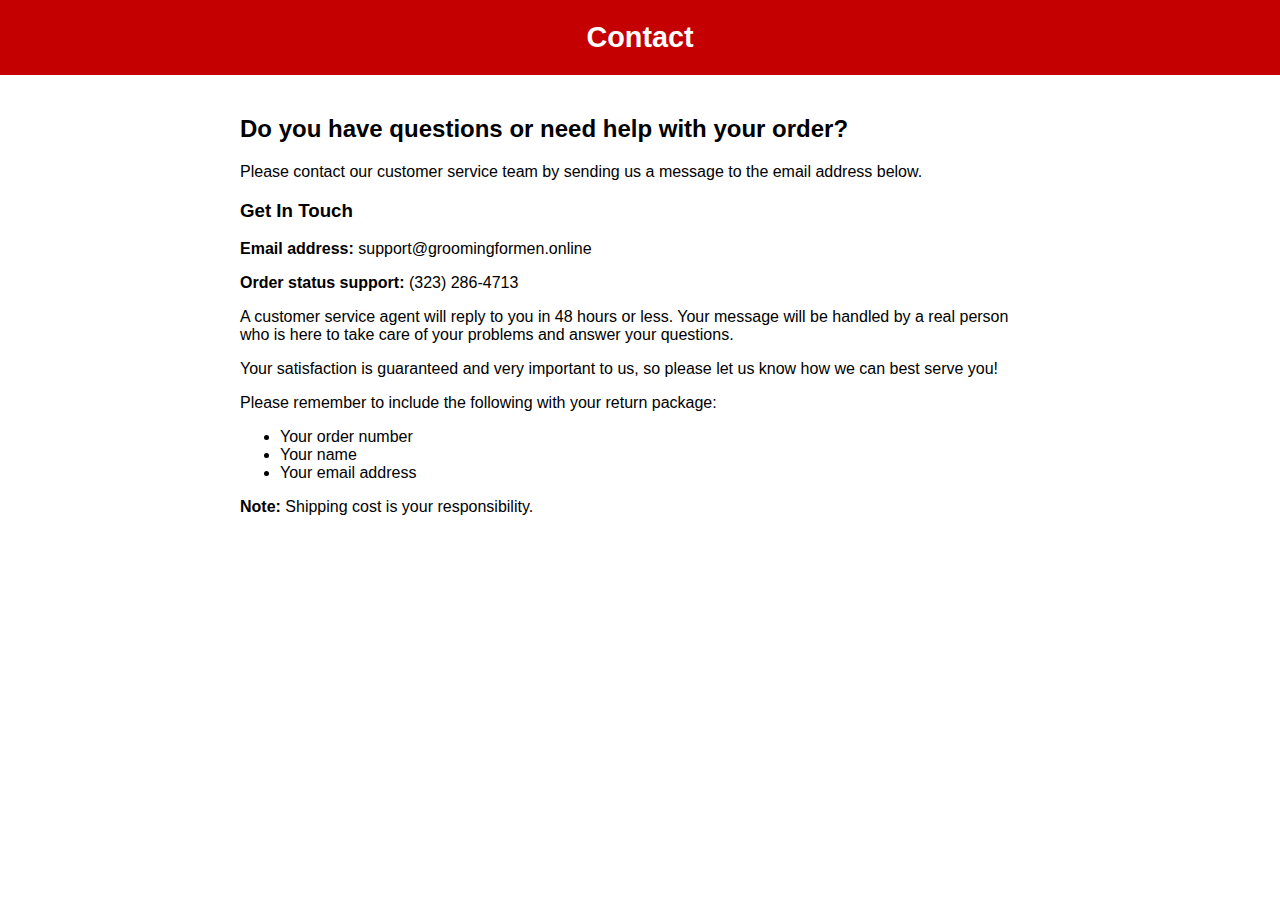
<file: lander-1/contact.html>
<!DOCTYPE html>
<html lang="en">
<head>
  <meta charset="UTF-8" />
  <meta name="viewport" content="width=device-width, initial-scale=1.0"/>
  <title>Contact</title>
  <link rel="stylesheet" href="https://cdnjs.cloudflare.com/ajax/libs/font-awesome/6.0.0-beta3/css/all.min.css">
  <style>
    body {
      margin: 0;
      font-family: 'Poppins', sans-serif;
    }
    header {
      background-color: #c40000;
      color: white;
      padding: 10px 20px; /* Altura um pouco menor */
      display: flex;
      justify-content: center; /* Centraliza o conteúdo horizontalmente */
      align-items: center;
      min-height: 55px; /* Altura mínima ajustada */
      position: relative; /* Necessário para posicionar os ícones absolutamente */
    }
    header h1 {
      font-size: 1.8rem; /* Letra um pouco menor */
      margin: 0;
      text-align: center; /* Garante a centralização do texto dentro do h1 */
      white-space: nowrap; /* Evita que o título quebre linha */
    }
    main {
      padding: 20px;
      max-width: 800px;
      margin: auto;
    }
    /* Media Queries para responsividade */
    @media (max-width: 768px) {
      header {
        padding: 10px 15px;
        min-height: 50px;
      }
      header h1 {
        font-size: 1.5rem;
      }
    }
    @media (max-width: 480px) {
      header {
        padding: 8px 10px;
        min-height: 45px;
      }
      header h1 {
        font-size: 1.3rem;
      }
      main {
        padding: 15px;
      }
    }
  </style>
</head>
<body>
  <header>
    <h1>Contact</h1>
  </header>

  <main>
    <h2>Do you have questions or need help with your order?</h2>
    <p>Please contact our customer service team by sending us a message to the email address below.</p>

    <h3>Get In Touch</h3>
    <p><strong>Email address:</strong> support@groomingformen.online</p>
    <p><strong>Order status support:</strong> (323) 286-4713</p>

    <p>A customer service agent will reply to you in 48 hours or less. Your message will be handled by a real person who is here to take care of your problems and answer your questions.</p>

    <p>Your satisfaction is guaranteed and very important to us, so please let us know how we can best serve you!</p>

    <p>Please remember to include the following with your return package:</p>
    <ul>
      <li>Your order number</li>
      <li>Your name</li>
      <li>Your email address</li>
    </ul>

    <p><strong>Note:</strong> Shipping cost is your responsibility.</p>
  </main>
</body>
</html>
</file>
<file: vsl/style.css>
@charset "UTF-8";

:root{
  --bs-gutter-x:1.5rem;
  --bs-gutter-y:0;
  --bs-link-color-rgb:28,28,28;
  --bs-link-hover-color-rgb:22,22,22;
  --bs-border-opacity:1;
  --bs-text-opacity:1;
  --bs-bg-opacity:1;
  --bs-border-radius-xxl:2rem;
  --bs-border-radius-2xl:var(--bs-border-radius-xxl);
}

/* Reset and Base Styles */
*,:after,:before{box-sizing:border-box}
@media (prefers-reduced-motion:no-preference){:root{scroll-behavior:smooth}}
body{background-color:#fff;color:#212529;font-family:OpenSans,sans-serif;font-size:1rem;font-weight:400;line-height:1.5;margin:0;-webkit-text-size-adjust:100%;-webkit-tap-highlight-color:rgba(0,0,0,0)}
hr{border:0;border-top:1px solid;color:inherit;margin:1rem 0;opacity:.25}

/* Typography */
h1,h2,h4{color:inherit;font-weight:700;line-height:1.2;margin-bottom:.5rem;margin-top:0}
h1{font-size:calc(1.375rem + 1.5vw)}
@media (min-width:1200px){h1{font-size:2.5rem}}
h2{font-size:calc(1.325rem + .9vw)}
@media (min-width:1200px){h2{font-size:2rem}}
h4{font-size:calc(1.275rem + .3vw)}
@media (min-width:1200px){h4{font-size:1.5rem}}
p{margin-top:0}
address,p{margin-bottom:1rem}
address{font-style:normal;line-height:inherit}
ol,ul{padding-left:2rem}
dl,ol,ul{margin-bottom:1rem;margin-top:0}
ol ol,ol ul,ul ol,ul ul{margin-bottom:0}
b,strong{font-weight:bolder}
.small,small{font-size:.6em}
.small2{font-size:1em}
a{color:#1c1c1c;text-decoration:underline}
a:hover{--bs-link-color-rgb:var(--bs-link-hover-color-rgb)}
a:not([href]):not([class]),a:not([href]):not([class]):hover{color:inherit;text-decoration:none}

/* Display Classes */
.display-6{font-size:calc(1.375rem + 1.5vw);font-weight:700;line-height:1.2}
@media (min-width:1200px){.display-6{font-size:2.5rem}}

/* Lists */
.list-inline{list-style:none;padding-left:0}
.list-inline-item{display:inline-block}
.list-inline-item:not(:last-child){margin-right:.5rem}

/* Images */
.img-fluid{height:auto;max-width:100%}

/* Container and Grid */
.container{--bs-gutter-x:1.5rem;--bs-gutter-y:0;margin-left:auto;margin-right:auto;padding-left:calc(var(--bs-gutter-x)*.5);padding-right:calc(var(--bs-gutter-x)*.5);width:100%}
@media (min-width:576px){.container{max-width:540px}}
@media (min-width:768px){.container{max-width:720px}}
@media (min-width:992px){.container{max-width:960px}}
@media (min-width:1200px){.container{max-width:1140px}}
@media (min-width:1400px){.container{max-width:1320px}}

.row{--bs-gutter-x:1.5rem;--bs-gutter-y:0;display:flex;flex-wrap:wrap;margin-left:calc(var(--bs-gutter-x)*-.5);margin-right:calc(var(--bs-gutter-x)*-.5);margin-top:calc(var(--bs-gutter-y)*-1)}
.row>*{flex-shrink:0;margin-top:var(--bs-gutter-y);max-width:100%;padding-left:calc(var(--bs-gutter-x)*.5);padding-right:calc(var(--bs-gutter-x)*.5);width:100%}

/* Column Classes */
.col-12{flex:0 0 auto;width:100%}

/* VSL Specific Styles */

.featured-on{
    border-top: 0.0625em solid #e9ebee;
    border-bottom: 0.0625em solid #e9ebee;
}



@media (min-width: 600px) {
    .featured-on img{
        max-width: 500px;
    }
}


@media (max-width: 410px) {
    #video-section .h1,#video-section h1 {
        font-size:calc(.939rem + 1.5vw);
    }
}

/* Custom Project Styles */
body,html{overflow-x:hidden}
.h1,.h2,.h3,.h4,.h5,.h6,.logo,h1,h2,h3,h4,h5,h6{font-family:Montserrat,sans-serif}
.text-white-new{color:#fff}
.list-inline-item:not(:last-child){margin-right:1.5rem}
#video-section .h1,#video-section h1{font-size:calc(1.2rem + 1.5vw)}

/* Background Colors */
.bg-secondary-new{background:#1c1c1c}
.bg-gradient-new{background:linear-gradient(135deg,#b71c1c,#9e1c24,#3c0a0a)}



/* Utility Classes */
.opacity-75{opacity:.75!important}
.overflow-hidden{overflow:hidden!important}
.d-inline-block{display:inline-block!important}
.d-none{display:none!important}
.position-relative{position:relative!important}
.justify-content-center{justify-content:center!important}
.align-items-center{align-items:center!important}

/* Spacing */
.m-0{margin:0!important}
.mt-4{margin-top:1.5rem!important}
.mb-0{margin-bottom:0!important}
.mb-3{margin-bottom:1rem!important}
.mb-4{margin-bottom:1.5rem!important}
.pt-2{padding-top:.5rem!important}
.pt-3{padding-top:1rem!important}
.px-4{padding-left:1.5rem!important;padding-right:1.5rem!important}
.py-3{padding-bottom:1rem!important;padding-top:1rem!important}
.py-4{padding-bottom:1.5rem!important;padding-top:1.5rem!important}
.py-5{padding-bottom:0.5rem!important;padding-top:0.5rem!important}
.ps-2{padding-left:.5rem!important}

/* Typography Utilities */
.fw-bold{font-weight:700!important}
.text-center{text-align:center!important}
.text-decoration-none{text-decoration:none!important}
.text-dark{--bs-text-opacity:1;color:rgba(33,37,41,var(--bs-text-opacity))!important}
.text-white{--bs-text-opacity:1;color:rgba(255,255,255,var(--bs-text-opacity))!important}
.text-muted{--bs-text-opacity:1;color:rgba(33,37,41,.75)!important}
.z-2{z-index:2!important}
.z-3{z-index:3!important}

/* Responsive Utilities */

@media (min-width:768px){
  .pt-md-4{padding-top:1.5rem!important}
  .py-md-5{padding-bottom:3rem!important;padding-top:3rem!important}
}




/* Video Section */
#video-section{min-height:320px}
.video-wrapper{max-width:450px}



@media (max-width:467px){
  #video-section .h1,#video-section h1{font-size:calc(.97rem + 1.5vw);line-height:1.4}
}

/* Mobile Footer Spacing */
@media (max-width:768px){
  .bg-secondary-new.py-md-5{
    padding-top:3rem!important;
  }
}
</file>
<file: eforce/vsl-cart/style.css>
@charset "UTF-8";

:root{
  --bs-gutter-x:1.5rem;
  --bs-gutter-y:0;
  --bs-link-color-rgb:28,28,28;
  --bs-link-hover-color-rgb:22,22,22;
  --bs-border-opacity:1;
  --bs-text-opacity:1;
  --bs-bg-opacity:1;
  --bs-border-radius-xxl:2rem;
  --bs-border-radius-2xl:var(--bs-border-radius-xxl);
}

/* Reset and Base Styles */
*,:after,:before{box-sizing:border-box}
@media (prefers-reduced-motion:no-preference){:root{scroll-behavior:smooth}}
body{background-color:#fff;color:#212529;font-family:OpenSans,sans-serif;font-size:1rem;font-weight:400;line-height:1.5;margin:0;-webkit-text-size-adjust:100%;-webkit-tap-highlight-color:rgba(0,0,0,0)}
hr{border:0;border-top:1px solid;color:inherit;margin:1rem 0;opacity:.25}

/* Typography */
h1,h2,h4{color:inherit;font-weight:700;line-height:1.2;margin-bottom:.5rem;margin-top:0}
h1{font-size:calc(1.375rem + 1.5vw)}
@media (min-width:1200px){h1{font-size:2.5rem}}
h2{font-size:calc(1.325rem + .9vw)}
@media (min-width:1200px){h2{font-size:2rem}}
h4{font-size:calc(1.275rem + .3vw)}
@media (min-width:1200px){h4{font-size:1.5rem}}
p{margin-top:0}
address,p{margin-bottom:1rem}
address{font-style:normal;line-height:inherit}
ol,ul{padding-left:2rem}
dl,ol,ul{margin-bottom:1rem;margin-top:0}
ol ol,ol ul,ul ol,ul ul{margin-bottom:0}
b,strong{font-weight:bolder}
.small,small{font-size:.6em}
.small2{font-size:1em}
a{color:#1c1c1c;text-decoration:underline}
a:hover{--bs-link-color-rgb:var(--bs-link-hover-color-rgb)}
a:not([href]):not([class]),a:not([href]):not([class]):hover{color:inherit;text-decoration:none}

/* Display Classes */
.display-6{font-size:calc(1.375rem + 1.5vw);font-weight:700;line-height:1.2}
@media (min-width:1200px){.display-6{font-size:2.5rem}}

/* Lists */
.list-inline{list-style:none;padding-left:0}
.list-inline-item{display:inline-block}
.list-inline-item:not(:last-child){margin-right:.5rem}

/* Images */
.img-fluid{height:auto;max-width:100%}

/* Container and Grid */
.container{--bs-gutter-x:1.5rem;--bs-gutter-y:0;margin-left:auto;margin-right:auto;padding-left:calc(var(--bs-gutter-x)*.5);padding-right:calc(var(--bs-gutter-x)*.5);width:100%}
@media (min-width:576px){.container{max-width:540px}}
@media (min-width:768px){.container{max-width:720px}}
@media (min-width:992px){.container{max-width:960px}}
@media (min-width:1200px){.container{max-width:1140px}}
@media (min-width:1400px){.container{max-width:1320px}}

.row{--bs-gutter-x:1.5rem;--bs-gutter-y:0;display:flex;flex-wrap:wrap;margin-left:calc(var(--bs-gutter-x)*-.5);margin-right:calc(var(--bs-gutter-x)*-.5);margin-top:calc(var(--bs-gutter-y)*-1)}
.row>*{flex-shrink:0;margin-top:var(--bs-gutter-y);max-width:100%;padding-left:calc(var(--bs-gutter-x)*.5);padding-right:calc(var(--bs-gutter-x)*.5);width:100%}

/* Column Classes */
.col-12{flex:0 0 auto;width:100%}

/* VSL Specific Styles */

.featured-on{
    border-top: 0.0625em solid #e9ebee;
    border-bottom: 0.0625em solid #e9ebee;
}



@media (min-width: 600px) {
    .featured-on img{
        max-width: 500px;
    }
}


@media (max-width: 410px) {
    #video-section .h1,#video-section h1 {
        font-size:calc(.939rem + 1.5vw);
    }
}

/* Custom Project Styles */
body,html{overflow-x:hidden}
.h1,.h2,.h3,.h4,.h5,.h6,.logo,h1,h2,h3,h4,h5,h6{font-family:Montserrat,sans-serif}
.text-white-new{color:#fff}
.list-inline-item:not(:last-child){margin-right:1.5rem}
#video-section .h1,#video-section h1{font-size:calc(1.2rem + 1.5vw)}

/* Background Colors */
.bg-secondary-new{background:#1c1c1c}
.bg-gradient-new{background:linear-gradient(135deg,#b71c1c,#9e1c24,#3c0a0a)}



/* Utility Classes */
.opacity-75{opacity:.75!important}
.overflow-hidden{overflow:hidden!important}
.d-inline-block{display:inline-block!important}
.d-none{display:none!important}
.position-relative{position:relative!important}
.justify-content-center{justify-content:center!important}
.align-items-center{align-items:center!important}

/* Spacing */
.m-0{margin:0!important}
.mt-4{margin-top:1.5rem!important}
.mb-0{margin-bottom:0!important}
.mb-3{margin-bottom:1rem!important}
.mb-4{margin-bottom:1.5rem!important}
.pt-2{padding-top:.5rem!important}
.pt-3{padding-top:1rem!important}
.px-4{padding-left:1.5rem!important;padding-right:1.5rem!important}
.py-3{padding-bottom:1rem!important;padding-top:1rem!important}
.py-4{padding-bottom:1.5rem!important;padding-top:1.5rem!important}
.py-5{padding-bottom:0.5rem!important;padding-top:0.5rem!important}
.ps-2{padding-left:.5rem!important}

/* Typography Utilities */
.fw-bold{font-weight:700!important}
.text-center{text-align:center!important}
.text-decoration-none{text-decoration:none!important}
.text-dark{--bs-text-opacity:1;color:rgba(33,37,41,var(--bs-text-opacity))!important}
.text-white{--bs-text-opacity:1;color:rgba(255,255,255,var(--bs-text-opacity))!important}
.text-muted{--bs-text-opacity:1;color:rgba(33,37,41,.75)!important}
.z-2{z-index:2!important}
.z-3{z-index:3!important}

/* Responsive Utilities */

@media (min-width:768px){
  .pt-md-4{padding-top:1.5rem!important}
  .py-md-5{padding-bottom:3rem!important;padding-top:3rem!important}
}




/* Video Section */
#video-section{min-height:320px}
.video-wrapper{max-width:450px}



@media (max-width:467px){
  #video-section .h1,#video-section h1{font-size:calc(.97rem + 1.5vw);line-height:1.4}
}

/* Mobile Footer Spacing */
@media (max-width:768px){
  .bg-secondary-new.py-md-5{
    padding-top:3rem!important;
  }
}
</file>
<file: eforce/vsl-cart/assets/site/css/main.css>
:root {
  --primary-color: #686869;
  --primary-color-light: #aca9ad;
  --primary-color-dark: black;
  --secondary-color: red;
  --secondary-color-light: #f15d5e;
  --secondary-color-dark: #9e1f20;
  --third-color: #ce7070;
  --fourth-color: #a77777;
  --contrast-color: #eda32f;
  --text-color: black;
  --light-color: whitesmoke;}

#reason p {
  margin-top: 0;
  margin-bottom: 0;
  margin-left: 0.3rem !important;
  vertical-align: middle;
  font-weight: 300;
}

html {
  font-size: 20px;
}

body {
  font-family: "Red Hat Display", sans-serif;
  color: var(--text-color);
  animation: fadeInPage 500ms forwards;
}

h1, h2, h3, h4, h5, h6 {
  font-family: "Red Hat Display", sans-serif;
  font-weight: bold;
}

img {
  width: 100%;
  max-width: -moz-fit-content;
  max-width: fit-content;
  height: auto;
}

figure {
  margin-bottom: 0;
}

a.item {
  transition: 0.4s;
}
a.item:hover {
  scale: 1.025;
}

#header .button-bg {
  background-image: linear-gradient(to top, #dadada 50%, #e0e0e0 51%);
  color: var(--text-color) !important;
  border: none !important;
  font-family: "Red Hat Display", sans-serif;
  font-size: 17px !important;
  line-height: 1;
  padding: 0.5em 1.5em;
  text-decoration: none;
  text-shadow: none !important;
  box-shadow: 0 -4px rgba(0, 0, 0, 0.05) inset;
  background-image: linear-gradient(to top, #fccd15 50%, #ffd814 51%);
  color: var(--text-color) !important;
  border: 2px solid #a78a19 !important;
  font-weight: bold;
}

.button-bg {
  background-image: linear-gradient(to top, #dadada 50%, #e0e0e0 51%);
  color: var(--text-color) !important;
  border: none !important;
  font-family: "Red Hat Display", sans-serif;
  font-size: 1.25em;

  line-height: 1;
  padding: 0.5em 1.5em;
  text-decoration: none;
  text-shadow: none !important;
  box-shadow: 0 -4px rgba(0, 0, 0, 0.05) inset;
}

.button-bg:hover {
  background-image: linear-gradient(to bottom, #b4e5ba 50%, #c7e7bc 51%);
}

.button-bg.promo {
  background-image: linear-gradient(to top, #fccd15 50%, #ffd814 51%);
  color: var(--text-color) !important;
  border: 2px solid #a78a19 !important;
  font-weight: bold;
}

.button-bg.promo:hover {
  background-image: linear-gradient(to bottom, #fccd15 50%, #ffd814 51%);
}

.accordion-button:not(.collapsed) {
  background-color: var(--primary-color-dark);
  color: white;
}

.accordion-button:focus {
  box-shadow: 0 0 0 0.25rem var(--secondary-color);
}

#references * {
  word-break: break-all;
}

.fw-bolder {
  font-weight: 900;
}

.item .desktop .item-header {
  background-color: var(--secondary-color);
  border-radius: 18px 18px 8px 8px;
}

.item .mobile .item.promo .mobile {
  font-size: 0.9em;
}

.white-gradient {
  position: relative;
  background-image: linear-gradient(to bottom, #efefef, transparent);
  height: 300px;
  margin-bottom: -300px;
  z-index: 2;
}

.white-gradient-inv {
  position: relative;
  background-image: linear-gradient(to top, #efefef, transparent);
  height: 300px;
  margin-top: -300px;
  z-index: 2;
}

#nav-header {
  position: fixed;
  width: 100%;
  top: 0;
  z-index: 99;
}

#nav-header .logo {
  max-height: 54px;
  filter: saturate(0) brightness(20);
}

@media (max-width: 499px) {
  #nav-header .logo {
    max-height: 50px;
  }
}
#nav-header.sticky-nav {
  background-color: white;
  box-shadow: 0 0 8px rgba(0, 0, 0, 0.1);
}

#nav-header.sticky-nav .logo {
  filter: invert(0) !important;
}

#nav-header.sticky-nav .nav-link {
  color: var(--text-color) !important;
}

@media (max-width: 991px) {
  #nav-header {
    background-color: white;
  }
  #nav-header .logo {
    filter: none;
  }
  #nav-header .nav-link {
    color: var(--text-color) !important;
  }
}
footer {
  font-family: "Red Hat Text", sans-serif;
  background-color: var(--primary-color-dark);
  font-size: 0.9em;
}

footer a:hover {
  opacity: 0.75;
}
#ingredients img {
  display: flex;
  margin: auto;
  max-width: 200px;
  justify-content: center;
}

#ingredients {
  text-align: center;
}

#benefits .box {
  text-align: center;
  width: 350px;
  height: 350px;
}

#benefits .box img {
  display: flex;
  margin: auto;
  justify-content: center;
}

#benefits .box:hover {
  background-color: var(--benefit-color);
  color: white !important;
  box-shadow: 0 0 0 4px var(--primary-color-dark) inset;
}

#benefits .box:hover img {
  filter: invert(1) brightness(2);
}

.pulsate-fwd {
  animation: pulsate-fwd 1.3s ease-in-out 1.3s infinite both;
}
@keyframes pulsate-fwd {
  0% {
    transform: scale(1);
  }
  50% {
    transform: scale(1.1);
  }
  100% {
    transform: scale(1);
  }
}
.expand-offer {
  animation: expand-offer 5s ease-out infinite reverse forwards;
}
@keyframes expand-offer {
  0% {
    transform: scale3d(1, 1, 1);
  }
  30% {
    transform: scale3d(1.25, 0.75, 1);
  }
  40% {
    transform: scale3d(0.75, 1.25, 1);
  }
  50% {
    transform: scale3d(1.15, 0.85, 1);
  }
  65% {
    transform: scale3d(0.95, 1.05, 1);
  }
  75% {
    transform: scale3d(1.05, 0.95, 1);
  }
  100% {
    transform: scale3d(1, 1, 1);
  }
}
#guarantee .red-border {
  background-image: repeating-linear-gradient(-9deg, #2a3f91, #2a3f91 2px, transparent 2px, transparent 6px, #2a3f91 6px), repeating-linear-gradient(81deg, #2a3f91, #2a3f91 2px, transparent 2px, transparent 6px, #2a3f91 6px), repeating-linear-gradient(171deg, #2a3f91, #2a3f91 2px, transparent 2px, transparent 6px, #2a3f91 6px), repeating-linear-gradient(261deg, #2a3f91, #2a3f91 2px, transparent 2px, transparent 6px, #2a3f91 6px);
  background-size: 2px calc(100% + 6.07px), calc(100% + 6.07px) 2px, 2px calc(100% + 6.07px), calc(100% + 6.07px) 2px;
  background-position: 0 0, 0 0, 100% 0, 0 100%;
  background-repeat: no-repeat;
  animation: borderAnimation 0.9s infinite linear;
}

@keyframes borderAnimation {
  from {
    background-position: 0 0, -6.07px 0, 100% -6.07px, 0 100%;
  }
  to {
    background-position: 0 -6.07px, 0 0, 100% 0, -6.07px 100%;
  }
}

.accordion-item {
  border: none;
  margin-bottom: 1em;
}

.timer {
  font-size: 2.2em;
  line-height: 1;
  font-weight: 800;
  color: var(--contrast-color);
  margin: 0.25em auto 0;
}

.modal.downsell {
  background-color: var(--primary-color);
}
.modal.downsell figure {
  position: relative;
  width: -moz-fit-content;
  width: fit-content;
  margin-left: auto;
  margin-right: auto;
}
.modal.downsell figure .guarantee-badge {
  position: absolute;
  max-width: 100px;
  top: 1em;
  right: 2vw;
}
@media (max-width: 599px) {
  .modal.downsell figure .guarantee-badge {
    max-width: 20vw;
    right: 0;
    top: 0;
  }
}
.modal.downsell .per-bottle {
  color: var(--primary-color);
  font-size: 2em;
}
.modal.downsell .savings {
  color: rgb(14, 194, 110);
  font-size: 1.6em;
}
.modal.downsell .modal-dialog {
  max-width: 100%;
}
.modal.downsell .no-thanks {
  font-size: 1em;
}
.modal.downsell#secondDownsell, .modal.downsell#secondDownsellK3 {
  background-color: var(--contrast-color);
}
@media (max-width: 599px) {
  .modal.downsell .button-bg {
    font-size: 1em !important;
  }
  .modal.downsell h2 {
    font-size: 1.4em !important;
  }
  .modal.downsell .per-bottle {
    margin-top: 1em;
    font-size: 1.4em;
  }
  .modal.downsell .savings {
    font-size: 1.2em;
  }
}
.modal .savings {
  position: relative;
  width: -moz-fit-content;
  width: fit-content;
  margin: 0 auto;
}
.modal .savings .badge {
  position: absolute;
  align-content: center;
  height: 110px;
  width: 110px;
  font-size: 0.8em;
  border-radius: 50%;
  top: 1em;
  right: 2em;
  background-color: var(--primary-color);
}
.modal .savings .badge span {
  display: block;
  font-size: 2.25em;
  font-weight: 900;
  letter-spacing: -2px;
}

.step {
  background-color: var(--text-color);
  border: 2px solid red;
  padding: 4px 16px;
  white-space: nowrap;
  
}

.step-active{
  font-weight: 800;
  color: var(--contrast-color);
}

.connect-step{
  height: 2px;
  top: calc(50% - 1px);
  background-color: red;
} 

/*Faq*/
#faq{
  background-image: url(../img/bg-faq.jpg) !important;
  background-size: cover !important;;
  background-position: center;
}

.accordion-button {
  background-color: #f7f7f7;
  border: 2.3px solid var(--primary-color-light) !important;
  font-style: italic;
  font-weight: 600;
}

@media (max-width: 475px) {
  .accordion-button {
    font-size: 1rem !important;
  }
}
/*Guarantee*/
.guarantee-text{
  background-color: whitesmoke;
  border: 4px solid var(--fourth-color);
  border: 2px solid var(--primary-color);
  
}

#guarantee {
  background-image: url(../img/bg-guarantee.jpg) !important;
}
#guarantee, #guarantee > .container {
  position: relative;
}

#guarantee::before {
  content: "";
  background-image: radial-gradient(transparent, black);
  position: absolute;
  top: 0;
  left: 0;
  width: 100%;
  height: 100%;
}
.guarantee-text h2 {
  background-color: var(--secondary-color-dark);
  
  color: white !important;
  padding: 0.5em 1.5em;
}
#guarantee .badges img {
  max-width: 100px;
}

@media (max-width: 599px) {
  #guarantee .badges img {
    max-width: 70px;
  }
  #bottle img {
    max-height: 150px;
  }
}

/* Button */
.button {
  background-image: linear-gradient(to top, #dadada 50%, #e0e0e0 51%);
  color: var(--text-color) !important;
  border: none !important;
  font-family: "Rubik", sans-serif;
  font-size: 1.25em;
  font-weight: 700;
  line-height: 1;
  padding: 0.5em 1.5em;
  text-decoration: none;
  box-shadow: 0 -4px rgba(0, 0, 0, 0.05) inset;
  font-style: italic;
}
.button:hover {
  background-image: linear-gradient(to bottom, #dadada 50%, #e0e0e0 51%);
  box-shadow: 0 4px rgba(0, 0, 0, 0.05) inset;
}
.button.alt {
  background-image: linear-gradient(to top, var(--primary-color) 50%, var(--primary-color-light) 51%);
  color: white !important;
  border: 2px solid var(--primary-color) !important;
}
.button.alt:hover {
  background-image: linear-gradient(to bottom, var(--primary-color) 50%, var(--primary-color-light) 51%);
}
.button.promo {
  color: var(--text-color) !important;
  background-image: linear-gradient(to top, #fccd15 50%, #ffd814 51%);
}
.button.promo:hover {
  background-image: linear-gradient(to bottom, #fccd15 50%, #ffd814 51%);
}

/*offer*/
.products {
  position: relative;
  overflow: hidden;
  
}
.products .item {
  display: block;
  text-decoration: none;
  text-align: center;
  padding: 3px;
  color: var(--text-color);
  background-color: white;
  overflow: hidden;
  border: 3px solid var(--primary-color);
  box-shadow: var(--bs-box-shadow-sm);
  }

  .products .item .wrapper {
    overflow: hidden;
  }
  @media (max-width: 767px) {
    .products .item .wrapper {
      display: grid;
      grid-template-areas: "header header" "title info" "img info" "img totals" "footer footer";
      grid-template-columns: 1fr 1fr;
      align-items: center;
      -moz-column-gap: 0.5em;
           column-gap: 0.5em;
      padding: 0.5em 0;
    }
  }
  .products .item .item-header {
    grid-area: title;
    padding: 0.25em 0.5em;
    background-color: var(--primary-color-light);
    font-weight: 700;
    font-style: italic;
  }
  @media (max-width: 767px) {
    .products .item .item-header {
      background-color: transparent;
      font-size: 0.9em;
      padding: 0;
    }
  }
  .products .item .item-img {
    grid-area: img;
  }
  .products .item .item-img .supply {
    padding: 1em 0.5em;
    text-align: center;
    line-height: 1;

  }
  @media (max-width: 767px) {
    .products .item .item-img .supply {
      font-size: 0.8em;
      padding: 0;
    }
  }
  .products .item .item-img .supply b {
    display: block;
    font-size: 1.75em;
    font-style: italic;
  }
  @media (max-width: 767px) {
    .products .item .item-img .supply b {
      font-size: 1.25em;
    }
  }
  .products .item .item-img img {
    max-height: 200px;
  }
  .products .item .item-info {
    grid-area: info;
  }
  .products .item .item-info .price {
    display: flex;
    text-align: start;
    gap: 0.25em;
    width: -moz-fit-content;
    width: fit-content;
    margin: 0 auto;
    align-items: center;
    line-height: 1;
    font-style: italic;
  }
  .products .item .item-info .price b {
    font-size: 4em;
    text-align: center;
  }
  @media (max-width: 767px) {
    .products .item .item-info .price b {
      font-size: 2.8em;
      letter-spacing: -0.06em;
    }
  }
  .products .item .item-info .price sup {
    font-size: 0.45em;
    top: -0.5em;
  }
  .products .item .item-info .price span {
    font-weight: 700;
    font-style: normal;
  }
  @media (max-width: 767px) {
    .products .item .item-info .price span {
      font-size: 0.65em;
    }
  }
  .products .item .item-info .savings {
    font-size: 0.7em;
    font-weight: 700;
  }
  @media (max-width: 767px) {
    .products .item .item-info .savings {
      font-size: 0.65em;
    }
  }
  .products .item .item-info .savings > div {
    padding: 0.5em;
    align-items: center;
    justify-content: center;
    border-bottom: 1px solid var(--primary-color);
  }
  .products .item .item-info .savings > div:first-child {
    border-top: 1px solid var(--primary-color);
    color: var(--secondary-color);
  }
  .products .item .item-info .savings > div:nth-child(2) {
    display: none;
  }
  @media (max-width: 767px) {
    .products .item .item-info .savings > div {
      padding: 0.5em 0;
    }
  }
  .products .item .item-info .savings span {
    display: flex;
    width: -moz-fit-content;
    width: fit-content;
    margin: 0 auto;
    align-items: center;
    justify-content: center;
    gap: 0.25em;
    line-height: 1;
    
  }
  @media (max-width: 767px) {
    .products .item .item-info .savings span {
      letter-spacing: -0.4px;
    }
  }
  .products .item .item-info .savings span::before {
    content: "\f270";
    font-family: "bootstrap-icons";
    font-size: 1.5em;
    font-weight: normal;
    color: var(--secondary-color-light);
  }
  @media (max-width: 767px) {
    .products .item .item-info .savings span::before {
      font-size: 1em;
    }
  }
  .products .item .item-buy {
    grid-area: footer;
  }
  .products .item .item-buy .button {
    padding: 0.65em;
    margin: 0.5em 0.25em;
    font-style: italic;
  }
  @media (max-width: 767px) {
    .products .item .item-buy .button {
      margin-top: 0;
      margin-bottom: 0;
      font-size: 1.15em;
    }
  }
  .products .item .item-buy .button span {
    display: flex;
    width: -moz-fit-content;
    width: fit-content;
    margin: 0 auto;
    align-items: center;
    justify-content: center;
    gap: 0.25em;
  }
  .products .item .item-buy .button span::before {
    content: "\f23e";
    font-family: "bootstrap-icons";
    font-weight: normal;
    margin-top: -0.1em;
  }
  .products .item .item-buy .card-flags {
    max-width: 220px;
    margin-bottom: 0.5em;
  }
  @media (max-width: 767px) {
    .products .item .item-buy .card-flags {
      display: none;
    }
  }
  .products .item .item-totals {
    grid-area: totals;
    font-size: 0.9em;
    padding-bottom: 1em;
  }
  @media (max-width: 767px) {
    .products .item .item-totals {
      font-size: 0.8em;
    }
  }
  .products .item .item-totals .totals s {
    text-decoration-color: red;
    text-decoration-thickness: 2px;
  }
  .products .item .item-totals .totals span {
    color: var(--contrast-color);
  }
  .products .item .item-totals .shipping {
    font-weight: 700;
  }
  .products .item .item-totals .shipping span {
    color: #dc3545;
  }
  .products .item.promo {
    color: white;
    background-color: white;
    text-shadow: 0px 2px rgba(0, 38, 121, 0.6392156863);
    border: 3px solid var(--secondary-color);
  }
  .products .item.promo .wrapper {
    background-image: radial-gradient(var(--primary-color), var(--primary-color-dark));
  }
  .products .item.promo .wrapper, .products .item.promo .wrapper > * {
    position: relative;
}

.products .item.promo .wrapper::before {
    content: "";
    position: absolute;
    background-image: repeating-linear-gradient(-45deg, black 1%, transparent 2%);
    width: 100%;
    height: 100%;
    left: 0;
    opacity: .1;
}
  @media (max-width: 767px) {
    .products .item.promo .wrapper {
      grid-template-areas: "header header" "img info" "img totals" "footer footer";
    }
  }
  .products .item.promo .item-header {
    grid-area: header;
    background-color: red;
    color: white;
    text-shadow: none;
    font-style: italic;
  }
  @media (max-width: 767px) {
    .products .item.promo .item-header {
      margin: -0.55em 0 0.5em;
      padding: 0.25em;
    }
  }
  .products .item.promo .item-img img {
    max-height: 240px;
  }
  .products .item.promo .item-info .savings > div {
    color: white;
    border-bottom: 1px solid var(--secondary-color);
  }
  .products .item.promo .item-info .savings > div:first-child {
    color: var(--contrast-color);
    border-top: 1px solid var(--secondary-color);
  }
  .products .item.promo .item-info .savings > div:nth-child(2) {
    display: block;
  }
  .products .item .item-info .savings > div:nth-child(2) {
    display: block;
  }
  .products .item.promo .item-buy .button {
    color: var(--text-color);
    background-image: linear-gradient(to top, #fccd15 50%, #ffd814 51%);
    text-shadow: none;
  }
  .products .item.promo .item-buy .button:hover {
    background-image: linear-gradient(to bottom, #fccd15 50%, #ffd814 51%);
  }
  .products .item.promo .item-totals .shipping span {
    color: var(--contrast-color);
  }
  .products .no-thanks {
    display: block;
    text-align: center;
    margin: 0 auto;
    color: var(--text-color);
    font-size: 16px;
    max-width: 600px;
  }

  .cartpanda.banner-hidden .cpd-default {
    display: none !important;
  }
  
  .cartpanda#vsl .cpd-default {
    display: none !important;
  }

  @keyframes fadeInPage {
    0% {
      opacity: 0;
    } 100% {
      opacity: 1;
    }
  }
</file>
<file: vgb/vsl-cart-vgb/style.css>
@charset "UTF-8";

:root{
  --bs-gutter-x:1.5rem;
  --bs-gutter-y:0;
  --bs-link-color-rgb:28,28,28;
  --bs-link-hover-color-rgb:22,22,22;
  --bs-border-opacity:1;
  --bs-text-opacity:1;
  --bs-bg-opacity:1;
  --bs-border-radius-xxl:2rem;
  --bs-border-radius-2xl:var(--bs-border-radius-xxl);
}

/* Reset and Base Styles */
*,:after,:before{box-sizing:border-box}
@media (prefers-reduced-motion:no-preference){:root{scroll-behavior:smooth}}
body{background-color:#fff;color:#212529;font-family:OpenSans,sans-serif;font-size:1rem;font-weight:400;line-height:1.5;margin:0;-webkit-text-size-adjust:100%;-webkit-tap-highlight-color:rgba(0,0,0,0)}
hr{border:0;border-top:1px solid;color:inherit;margin:1rem 0;opacity:.25}

/* Typography */
h1,h2,h4{color:inherit;font-weight:700;line-height:1.2;margin-bottom:.5rem;margin-top:0}
h1{font-size:calc(1.375rem + 1.5vw)}
@media (min-width:1200px){h1{font-size:2.5rem}}
h2{font-size:calc(1.325rem + .9vw)}
@media (min-width:1200px){h2{font-size:2rem}}
h4{font-size:calc(1.275rem + .3vw)}
@media (min-width:1200px){h4{font-size:1.5rem}}
p{margin-top:0}
address,p{margin-bottom:1rem}
address{font-style:normal;line-height:inherit}
ol,ul{padding-left:2rem}
dl,ol,ul{margin-bottom:1rem;margin-top:0}
ol ol,ol ul,ul ol,ul ul{margin-bottom:0}
b,strong{font-weight:bolder}
.small,small{font-size:.6em}
.small2{font-size:1em}
a{color:#1c1c1c;text-decoration:underline}
a:hover{--bs-link-color-rgb:var(--bs-link-hover-color-rgb)}
a:not([href]):not([class]),a:not([href]):not([class]):hover{color:inherit;text-decoration:none}

/* Display Classes */
.display-6{font-size:calc(1.375rem + 1.5vw);font-weight:700;line-height:1.2}
@media (min-width:1200px){.display-6{font-size:2.5rem}}

/* Lists */
.list-inline{list-style:none;padding-left:0}
.list-inline-item{display:inline-block}
.list-inline-item:not(:last-child){margin-right:.5rem}

/* Images */
.img-fluid{height:auto;max-width:100%}

/* Container and Grid */
.container{--bs-gutter-x:1.5rem;--bs-gutter-y:0;margin-left:auto;margin-right:auto;padding-left:calc(var(--bs-gutter-x)*.5);padding-right:calc(var(--bs-gutter-x)*.5);width:100%}
@media (min-width:576px){.container{max-width:540px}}
@media (min-width:768px){.container{max-width:720px}}
@media (min-width:992px){.container{max-width:960px}}
@media (min-width:1200px){.container{max-width:1140px}}
@media (min-width:1400px){.container{max-width:1320px}}

.row{--bs-gutter-x:1.5rem;--bs-gutter-y:0;display:flex;flex-wrap:wrap;margin-left:calc(var(--bs-gutter-x)*-.5);margin-right:calc(var(--bs-gutter-x)*-.5);margin-top:calc(var(--bs-gutter-y)*-1)}
.row>*{flex-shrink:0;margin-top:var(--bs-gutter-y);max-width:100%;padding-left:calc(var(--bs-gutter-x)*.5);padding-right:calc(var(--bs-gutter-x)*.5);width:100%}

/* Column Classes */
.col-12{flex:0 0 auto;width:100%}

/* VSL Specific Styles */

.featured-on{
    border-top: 0.0625em solid #e9ebee;
    border-bottom: 0.0625em solid #e9ebee;
}



@media (min-width: 600px) {
    .featured-on img{
        max-width: 500px;
    }
}


@media (max-width: 410px) {
    #video-section .h1,#video-section h1 {
        font-size:calc(.939rem + 1.5vw);
    }
}

/* Custom Project Styles */
body,html{overflow-x:hidden}
.h1,.h2,.h3,.h4,.h5,.h6,.logo,h1,h2,h3,h4,h5,h6{font-family:Montserrat,sans-serif}
.text-white-new{color:#fff}
.list-inline-item:not(:last-child){margin-right:1.5rem}
#video-section .h1,#video-section h1{font-size:calc(1.2rem + 1.5vw)}

/* Background Colors */
.bg-secondary-new{background:#1c1c1c}
.bg-gradient-new{background:linear-gradient(135deg,#b71c1c,#9e1c24,#3c0a0a)}



/* Utility Classes */
.opacity-75{opacity:.75!important}
.overflow-hidden{overflow:hidden!important}
.d-inline-block{display:inline-block!important}
.d-none{display:none!important}
.position-relative{position:relative!important}
.justify-content-center{justify-content:center!important}
.align-items-center{align-items:center!important}

/* Spacing */
.m-0{margin:0!important}
.mt-4{margin-top:1.5rem!important}
.mb-0{margin-bottom:0!important}
.mb-3{margin-bottom:1rem!important}
.mb-4{margin-bottom:1.5rem!important}
.pt-2{padding-top:.5rem!important}
.pt-3{padding-top:1rem!important}
.px-4{padding-left:1.5rem!important;padding-right:1.5rem!important}
.py-3{padding-bottom:1rem!important;padding-top:1rem!important}
.py-4{padding-bottom:1.5rem!important;padding-top:1.5rem!important}
.py-5{padding-bottom:0.5rem!important;padding-top:0.5rem!important}
.ps-2{padding-left:.5rem!important}

/* Typography Utilities */
.fw-bold{font-weight:700!important}
.text-center{text-align:center!important}
.text-decoration-none{text-decoration:none!important}
.text-dark{--bs-text-opacity:1;color:rgba(33,37,41,var(--bs-text-opacity))!important}
.text-white{--bs-text-opacity:1;color:rgba(255,255,255,var(--bs-text-opacity))!important}
.text-muted{--bs-text-opacity:1;color:rgba(33,37,41,.75)!important}
.z-2{z-index:2!important}
.z-3{z-index:3!important}

/* Responsive Utilities */

@media (min-width:768px){
  .pt-md-4{padding-top:1.5rem!important}
  .py-md-5{padding-bottom:3rem!important;padding-top:3rem!important}
}




/* Video Section */
#video-section{min-height:320px}
.video-wrapper{max-width:450px}



@media (max-width:467px){
  #video-section .h1,#video-section h1{font-size:calc(.97rem + 1.5vw);line-height:1.4}
}

/* Mobile Footer Spacing */
@media (max-width:768px){
  .bg-secondary-new.py-md-5{
    padding-top:3rem!important;
  }
}
</file>
<file: vgb/vsl-cart-vgb/assets/site/css/main.css>
:root {
  --primary-color: #686869;
  --primary-color-light: #aca9ad;
  --primary-color-dark: black;
  --secondary-color: #9f0c0c;
  --secondary-color-light: #f15d5e;
  --secondary-color-dark: #9e1f20;
  --third-color: #ce7070;
  --fourth-color: #a77777;
  --contrast-color: #eda32f;
  --text-color: black;
  --light-color: whitesmoke;}

#reason p {
  margin-top: 0;
  margin-bottom: 0;
  margin-left: 0.3rem !important;
  vertical-align: middle;
  font-weight: 300;
}

html {
  font-size: 20px;
}

body {
  font-family: "Red Hat Display", sans-serif;
  color: var(--text-color);
  animation: fadeInPage 500ms forwards;
}

h1, h2, h3, h4, h5, h6 {
  font-family: "Red Hat Display", sans-serif;
  font-weight: bold;
}

img {
  width: 100%;
  max-width: -moz-fit-content;
  max-width: fit-content;
  height: auto;
}

figure {
  margin-bottom: 0;
}

a.item {
  transition: 0.4s;
}
a.item:hover {
  scale: 1.025;
}

#header .button-bg {
  background-image: linear-gradient(to top, #dadada 50%, #e0e0e0 51%);
  color: var(--text-color) !important;
  border: none !important;
  font-family: "Red Hat Display", sans-serif;
  font-size: 17px !important;
  line-height: 1;
  padding: 0.5em 1.5em;
  text-decoration: none;
  text-shadow: none !important;
  box-shadow: 0 -4px rgba(0, 0, 0, 0.05) inset;
  background-image: linear-gradient(to top, #fccd15 50%, #ffd814 51%);
  color: var(--text-color) !important;
  border: 2px solid #a78a19 !important;
  font-weight: bold;
}

.button-bg {
  background-image: linear-gradient(to top, #dadada 50%, #e0e0e0 51%);
  color: var(--text-color) !important;
  border: none !important;
  font-family: "Red Hat Display", sans-serif;
  font-size: 1.25em;

  line-height: 1;
  padding: 0.5em 1.5em;
  text-decoration: none;
  text-shadow: none !important;
  box-shadow: 0 -4px rgba(0, 0, 0, 0.05) inset;
}

.button-bg:hover {
  background-image: linear-gradient(to bottom, #b4e5ba 50%, #c7e7bc 51%);
}

.button-bg.promo {
  background-image: linear-gradient(to top, #fccd15 50%, #ffd814 51%);
  color: var(--text-color) !important;
  border: 2px solid #a78a19 !important;
  font-weight: bold;
}

.button-bg.promo:hover {
  background-image: linear-gradient(to bottom, #fccd15 50%, #ffd814 51%);
}

.accordion-button:not(.collapsed) {
  background-color: var(--primary-color-dark);
  color: white;
}

.accordion-button:focus {
  box-shadow: 0 0 0 0.25rem var(--secondary-color);
}

#references * {
  word-break: break-all;
}

.fw-bolder {
  font-weight: 900;
}

.item .desktop .item-header {
  background-color: var(--secondary-color);
  border-radius: 18px 18px 8px 8px;
}

.item .mobile .item.promo .mobile {
  font-size: 0.9em;
}

.white-gradient {
  position: relative;
  background-image: linear-gradient(to bottom, #efefef, transparent);
  height: 300px;
  margin-bottom: -300px;
  z-index: 2;
}

.white-gradient-inv {
  position: relative;
  background-image: linear-gradient(to top, #efefef, transparent);
  height: 300px;
  margin-top: -300px;
  z-index: 2;
}

#nav-header {
  position: fixed;
  width: 100%;
  top: 0;
  z-index: 99;
}

#nav-header .logo {
  max-height: 54px;
  filter: saturate(0) brightness(20);
}

@media (max-width: 499px) {
  #nav-header .logo {
    max-height: 50px;
  }
}
#nav-header.sticky-nav {
  background-color: white;
  box-shadow: 0 0 8px rgba(0, 0, 0, 0.1);
}

#nav-header.sticky-nav .logo {
  filter: invert(0) !important;
}

#nav-header.sticky-nav .nav-link {
  color: var(--text-color) !important;
}

@media (max-width: 991px) {
  #nav-header {
    background-color: white;
  }
  #nav-header .logo {
    filter: none;
  }
  #nav-header .nav-link {
    color: var(--text-color) !important;
  }
}
footer {
  font-family: "Red Hat Text", sans-serif;
  background-color: var(--primary-color-dark);
  font-size: 0.9em;
}

footer a:hover {
  opacity: 0.75;
}
#ingredients img {
  display: flex;
  margin: auto;
  max-width: 200px;
  justify-content: center;
}

#ingredients {
  text-align: center;
}

#benefits .box {
  text-align: center;
  width: 350px;
  height: 350px;
}

#benefits .box img {
  display: flex;
  margin: auto;
  justify-content: center;
}

#benefits .box:hover {
  background-color: var(--benefit-color);
  color: white !important;
  box-shadow: 0 0 0 4px var(--primary-color-dark) inset;
}

#benefits .box:hover img {
  filter: invert(1) brightness(2);
}

.pulsate-fwd {
  animation: pulsate-fwd 1.3s ease-in-out 1.3s infinite both;
}
@keyframes pulsate-fwd {
  0% {
    transform: scale(1);
  }
  50% {
    transform: scale(1.1);
  }
  100% {
    transform: scale(1);
  }
}
.expand-offer {
  animation: expand-offer 5s ease-out infinite reverse forwards;
}
@keyframes expand-offer {
  0% {
    transform: scale3d(1, 1, 1);
  }
  30% {
    transform: scale3d(1.25, 0.75, 1);
  }
  40% {
    transform: scale3d(0.75, 1.25, 1);
  }
  50% {
    transform: scale3d(1.15, 0.85, 1);
  }
  65% {
    transform: scale3d(0.95, 1.05, 1);
  }
  75% {
    transform: scale3d(1.05, 0.95, 1);
  }
  100% {
    transform: scale3d(1, 1, 1);
  }
}
#guarantee .red-border {
  background-image: repeating-linear-gradient(-9deg, #2a3f91, #2a3f91 2px, transparent 2px, transparent 6px, #2a3f91 6px), repeating-linear-gradient(81deg, #2a3f91, #2a3f91 2px, transparent 2px, transparent 6px, #2a3f91 6px), repeating-linear-gradient(171deg, #2a3f91, #2a3f91 2px, transparent 2px, transparent 6px, #2a3f91 6px), repeating-linear-gradient(261deg, #2a3f91, #2a3f91 2px, transparent 2px, transparent 6px, #2a3f91 6px);
  background-size: 2px calc(100% + 6.07px), calc(100% + 6.07px) 2px, 2px calc(100% + 6.07px), calc(100% + 6.07px) 2px;
  background-position: 0 0, 0 0, 100% 0, 0 100%;
  background-repeat: no-repeat;
  animation: borderAnimation 0.9s infinite linear;
}

@keyframes borderAnimation {
  from {
    background-position: 0 0, -6.07px 0, 100% -6.07px, 0 100%;
  }
  to {
    background-position: 0 -6.07px, 0 0, 100% 0, -6.07px 100%;
  }
}

.accordion-item {
  border: none;
  margin-bottom: 1em;
}

.timer {
  font-size: 2.2em;
  line-height: 1;
  font-weight: 800;
  color: var(--contrast-color);
  margin: 0.25em auto 0;
}

.modal.downsell {
  background-color: var(--primary-color);
}
.modal.downsell figure {
  position: relative;
  width: -moz-fit-content;
  width: fit-content;
  margin-left: auto;
  margin-right: auto;
}
.modal.downsell figure .guarantee-badge {
  position: absolute;
  max-width: 100px;
  top: 1em;
  right: 2vw;
}
@media (max-width: 599px) {
  .modal.downsell figure .guarantee-badge {
    max-width: 20vw;
    right: 0;
    top: 0;
  }
}
.modal.downsell .per-bottle {
  color: var(--primary-color);
  font-size: 2em;
}
.modal.downsell .savings {
  color: rgb(14, 194, 110);
  font-size: 1.6em;
}
.modal.downsell .modal-dialog {
  max-width: 100%;
}
.modal.downsell .no-thanks {
  font-size: 1em;
}
.modal.downsell#secondDownsell, .modal.downsell#secondDownsellK3 {
  background-color: var(--contrast-color);
}
@media (max-width: 599px) {
  .modal.downsell .button-bg {
    font-size: 1em !important;
  }
  .modal.downsell h2 {
    font-size: 1.4em !important;
  }
  .modal.downsell .per-bottle {
    margin-top: 1em;
    font-size: 1.4em;
  }
  .modal.downsell .savings {
    font-size: 1.2em;
  }
}
.modal .savings {
  position: relative;
  width: -moz-fit-content;
  width: fit-content;
  margin: 0 auto;
}
.modal .savings .badge {
  position: absolute;
  align-content: center;
  height: 110px;
  width: 110px;
  font-size: 0.8em;
  border-radius: 50%;
  top: 1em;
  right: 2em;
  background-color: var(--primary-color);
}
.modal .savings .badge span {
  display: block;
  font-size: 2.25em;
  font-weight: 900;
  letter-spacing: -2px;
}

.step {
  background-color: var(--text-color);
  border: 2px solid #9f0c0c;
  padding: 4px 16px;
  white-space: nowrap;
  
}

.step-active{
  font-weight: 800;
  color: var(--contrast-color);
}

.connect-step{
  height: 2px;
  top: calc(50% - 1px);
  background-color: #9f0c0c;
} 

/*Faq*/
#faq{
  background-color: #9f0c0c;
  background-size: cover !important;;
  background-position: center;
}

.accordion-button {
  background-color: #f7f7f7;
  border: 2.3px solid var(--primary-color-light) !important;
  font-style: italic;
  font-weight: 600;
}

@media (max-width: 475px) {
  .accordion-button {
    font-size: 1rem !important;
  }
}
/*Guarantee*/
.guarantee-text{
  background-color: whitesmoke;
  border: 4px solid var(--fourth-color);
  border: 2px solid var(--primary-color);
  
}

#guarantee {
  background-image: url(../img/bg-guarantee.jpg) !important;
}
#guarantee, #guarantee > .container {
  position: relative;
}

#guarantee::before {
  content: "";
  background-image: radial-gradient(transparent, black);
  position: absolute;
  top: 0;
  left: 0;
  width: 100%;
  height: 100%;
}
.guarantee-text h2 {
  background-color: var(--secondary-color-dark);
  
  color: white !important;
  padding: 0.5em 1.5em;
}
#guarantee .badges img {
  max-width: 100px;
}

@media (max-width: 599px) {
  #guarantee .badges img {
    max-width: 70px;
  }
  #bottle img {
    max-height: 150px;
  }
}

/* Button */
.button {
  background-image: linear-gradient(to top, #dadada 50%, #e0e0e0 51%);
  color: var(--text-color) !important;
  border: none !important;
  font-family: "Rubik", sans-serif;
  font-size: 1.25em;
  font-weight: 700;
  line-height: 1;
  padding: 0.5em 1.5em;
  text-decoration: none;
  box-shadow: 0 -4px rgba(0, 0, 0, 0.05) inset;
  font-style: italic;
}
.button:hover {
  background-image: linear-gradient(to bottom, #dadada 50%, #e0e0e0 51%);
  box-shadow: 0 4px rgba(0, 0, 0, 0.05) inset;
}
.button.alt {
  background-image: linear-gradient(to top, var(--primary-color) 50%, var(--primary-color-light) 51%);
  color: white !important;
  border: 2px solid var(--primary-color) !important;
}
.button.alt:hover {
  background-image: linear-gradient(to bottom, var(--primary-color) 50%, var(--primary-color-light) 51%);
}
.button.promo {
  color: var(--text-color) !important;
  background-image: linear-gradient(to top, #fccd15 50%, #ffd814 51%);
}
.button.promo:hover {
  background-image: linear-gradient(to bottom, #fccd15 50%, #ffd814 51%);
}

/*offer*/
.products {
  position: relative;
  overflow: hidden;
  
}
.products .item {
  display: block;
  text-decoration: none;
  text-align: center;
  padding: 3px;
  color: var(--text-color);
  background-color: white;
  overflow: hidden;
  border: 3px solid var(--primary-color);
  box-shadow: var(--bs-box-shadow-sm);
  }

  .products .item .wrapper {
    overflow: hidden;
  }
  @media (max-width: 767px) {
    .products .item .wrapper {
      display: grid;
      grid-template-areas: "header header" "title info" "img info" "img totals" "footer footer";
      grid-template-columns: 1fr 1fr;
      align-items: center;
      -moz-column-gap: 0.5em;
           column-gap: 0.5em;
      padding: 0.5em 0;
    }
  }
  .products .item .item-header {
    grid-area: title;
    padding: 0.25em 0.5em;
    background-color: var(--primary-color-light);
    font-weight: 700;
    font-style: italic;
  }
  @media (max-width: 767px) {
    .products .item .item-header {
      background-color: transparent;
      font-size: 0.9em;
      padding: 0;
    }
  }
  .products .item .item-img {
    grid-area: img;
  }
  .products .item .item-img .supply {
    padding: 1em 0.5em;
    text-align: center;
    line-height: 1;

  }
  @media (max-width: 767px) {
    .products .item .item-img .supply {
      font-size: 0.8em;
      padding: 0;
    }
  }
  .products .item .item-img .supply b {
    display: block;
    font-size: 1.75em;
    font-style: italic;
  }
  @media (max-width: 767px) {
    .products .item .item-img .supply b {
      font-size: 1.25em;
    }
  }
  .products .item .item-img img {
    max-height: 200px;
  }
  .products .item .item-info {
    grid-area: info;
  }
  .products .item .item-info .price {
    display: flex;
    text-align: start;
    gap: 0.25em;
    width: -moz-fit-content;
    width: fit-content;
    margin: 0 auto;
    align-items: center;
    line-height: 1;
    font-style: italic;
  }
  .products .item .item-info .price b {
    font-size: 4em;
    text-align: center;
  }
  @media (max-width: 767px) {
    .products .item .item-info .price b {
      font-size: 2.8em;
      letter-spacing: -0.06em;
    }
  }
  .products .item .item-info .price sup {
    font-size: 0.45em;
    top: -0.5em;
  }
  .products .item .item-info .price span {
    font-weight: 700;
    font-style: normal;
  }
  @media (max-width: 767px) {
    .products .item .item-info .price span {
      font-size: 0.65em;
    }
  }
  .products .item .item-info .savings {
    font-size: 0.7em;
    font-weight: 700;
  }
  @media (max-width: 767px) {
    .products .item .item-info .savings {
      font-size: 0.65em;
    }
  }
  .products .item .item-info .savings > div {
    padding: 0.5em;
    align-items: center;
    justify-content: center;
    border-bottom: 1px solid var(--primary-color);
  }
  .products .item .item-info .savings > div:first-child {
    border-top: 1px solid var(--primary-color);
    color: var(--secondary-color);
  }
  .products .item .item-info .savings > div:nth-child(2) {
    display: none;
  }
  @media (max-width: 767px) {
    .products .item .item-info .savings > div {
      padding: 0.5em 0;
    }
  }
  .products .item .item-info .savings span {
    display: flex;
    width: -moz-fit-content;
    width: fit-content;
    margin: 0 auto;
    align-items: center;
    justify-content: center;
    gap: 0.25em;
    line-height: 1;
    
  }
  @media (max-width: 767px) {
    .products .item .item-info .savings span {
      letter-spacing: -0.4px;
    }
  }
  .products .item .item-info .savings span::before {
    content: "\f270";
    font-family: "bootstrap-icons";
    font-size: 1.5em;
    font-weight: normal;
    color: var(--secondary-color-light);
  }
  @media (max-width: 767px) {
    .products .item .item-info .savings span::before {
      font-size: 1em;
    }
  }
  .products .item .item-buy {
    grid-area: footer;
  }
  .products .item .item-buy .button {
    padding: 0.65em;
    margin: 0.5em 0.25em;
    font-style: italic;
  }
  @media (max-width: 767px) {
    .products .item .item-buy .button {
      margin-top: 0;
      margin-bottom: 0;
      font-size: 1.15em;
    }
  }
  .products .item .item-buy .button span {
    display: flex;
    width: -moz-fit-content;
    width: fit-content;
    margin: 0 auto;
    align-items: center;
    justify-content: center;
    gap: 0.25em;
  }
  .products .item .item-buy .button span::before {
    content: "\f23e";
    font-family: "bootstrap-icons";
    font-weight: normal;
    margin-top: -0.1em;
  }
  .products .item .item-buy .card-flags {
    max-width: 220px;
    margin-bottom: 0.5em;
  }
  @media (max-width: 767px) {
    .products .item .item-buy .card-flags {
      display: none;
    }
  }
  .products .item .item-totals {
    grid-area: totals;
    font-size: 0.9em;
    padding-bottom: 1em;
  }
  @media (max-width: 767px) {
    .products .item .item-totals {
      font-size: 0.8em;
    }
  }
  .products .item .item-totals .totals s {
    text-decoration-color: #9f0c0c;
    text-decoration-thickness: 2px;
  }
  .products .item .item-totals .totals span {
    color: var(--contrast-color);
  }
  .products .item .item-totals .shipping {
    font-weight: 700;
  }
  .products .item .item-totals .shipping span {
    color: #dc3545;
  }
  .products .item.promo {
    color: white;
    background-color: white;
    text-shadow: 0px 2px rgba(0, 38, 121, 0.6392156863);
    border: 3px solid var(--secondary-color);
  }
  .products .item.promo .wrapper {
    background-image: radial-gradient(var(--primary-color), var(--primary-color-dark));
  }
  .products .item.promo .wrapper, .products .item.promo .wrapper > * {
    position: relative;
}

.products .item.promo .wrapper::before {
    content: "";
    position: absolute;
    background-image: repeating-linear-gradient(-45deg, black 1%, transparent 2%);
    width: 100%;
    height: 100%;
    left: 0;
    opacity: .1;
}
  @media (max-width: 767px) {
    .products .item.promo .wrapper {
      grid-template-areas: "header header" "img info" "img totals" "footer footer";
    }
  }
  .products .item.promo .item-header {
    grid-area: header;
    background-color: #9f0c0c;
    color: white;
    text-shadow: none;
    font-style: italic;
  }
  @media (max-width: 767px) {
    .products .item.promo .item-header {
      margin: -0.55em 0 0.5em;
      padding: 0.25em;
    }
  }
  .products .item.promo .item-img img {
    max-height: 280px;
  }
  .products .item.promo .item-info .savings > div {
    color: white;
    border-bottom: 1px solid var(--secondary-color);
  }
  .products .item.promo .item-info .savings > div:first-child {
    color: var(--contrast-color);
    border-top: 1px solid var(--secondary-color);
  }
  .products .item.promo .item-info .savings > div:nth-child(2) {
    display: block;
  }
  .products .item .item-info .savings > div:nth-child(2) {
    display: block;
  }
  .products .item.promo .item-buy .button {
    color: var(--text-color);
    background-image: linear-gradient(to top, #fccd15 50%, #ffd814 51%);
    text-shadow: none;
  }
  .products .item.promo .item-buy .button:hover {
    background-image: linear-gradient(to bottom, #fccd15 50%, #ffd814 51%);
  }
  .products .item.promo .item-totals .shipping span {
    color: var(--contrast-color);
  }
  .products .no-thanks {
    display: block;
    text-align: center;
    margin: 0 auto;
    color: var(--text-color);
    font-size: 16px;
    max-width: 600px;
  }

  .cartpanda.banner-hidden .cpd-default {
    display: none !important;
  }
  
  .cartpanda#vsl .cpd-default {
    display: none !important;
  }

  @keyframes fadeInPage {
    0% {
      opacity: 0;
    } 100% {
      opacity: 1;
    }
  }
  /* BONUS SECTION */
.bonus-bg {
  background-color: #000;
}

.bonus-card {
  background-color: #ffffff;
  border-radius: none;
  padding: 30px;
  box-shadow: 0 10px 25px rgba(0,0,0,0.25);
}

.bonus-img {
  max-width: 280px;
}

.bonus-card h4 {
  font-size: 1.2rem;
}

.bonus-card p {
  font-size: 0.95rem;
  line-height: 1.5;
}

.bonus-download {
  display: inline-block;
  margin-top: 6px;
  font-weight: 700;
  color: #c40000;
  font-size: 0.85rem;
}

/* Mobile ajustes */
@media (max-width: 767px) {
  .bonus-card {
    text-align: center;
  }

  .bonus-card h4 {
    font-size: 1.1rem;
  }

  .bonus-card p {
    font-size: 0.9rem;
  }

  .bonus-img {
    margin-bottom: 10px;
  }
}
</file>
